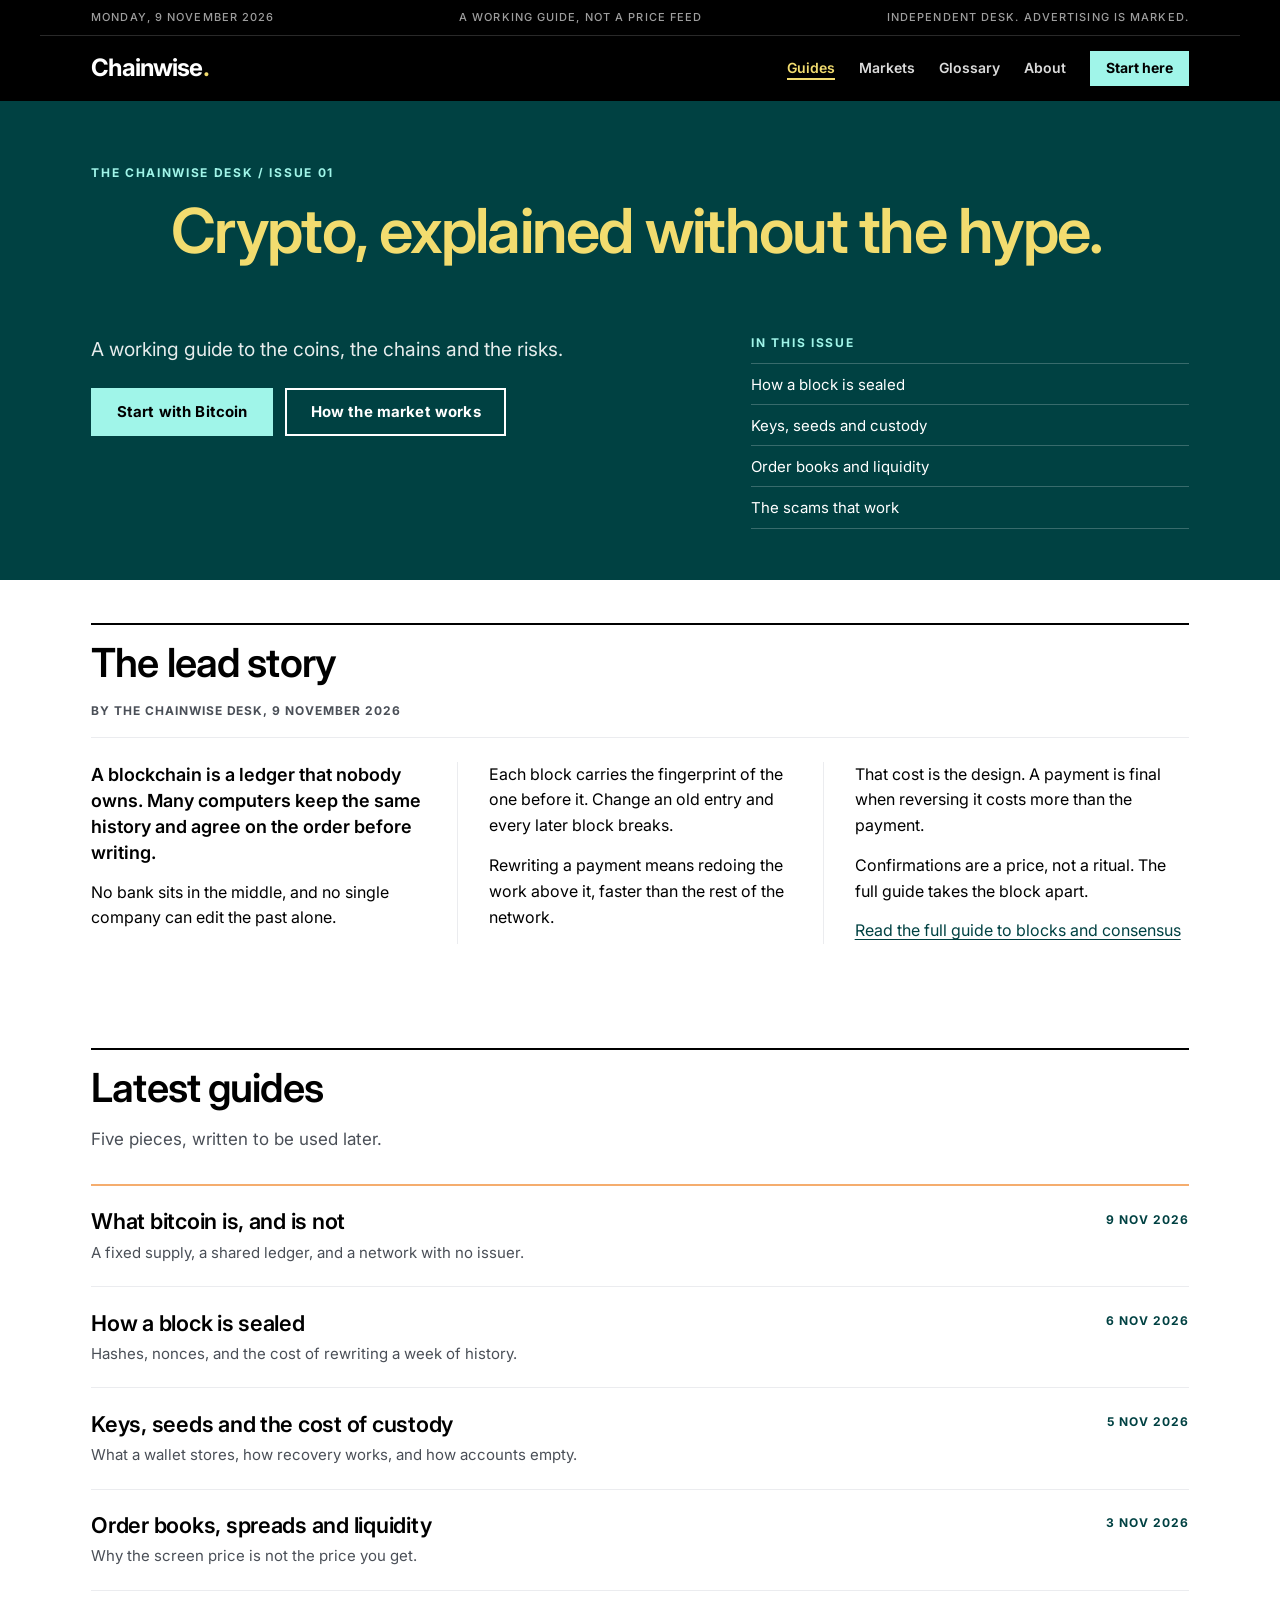
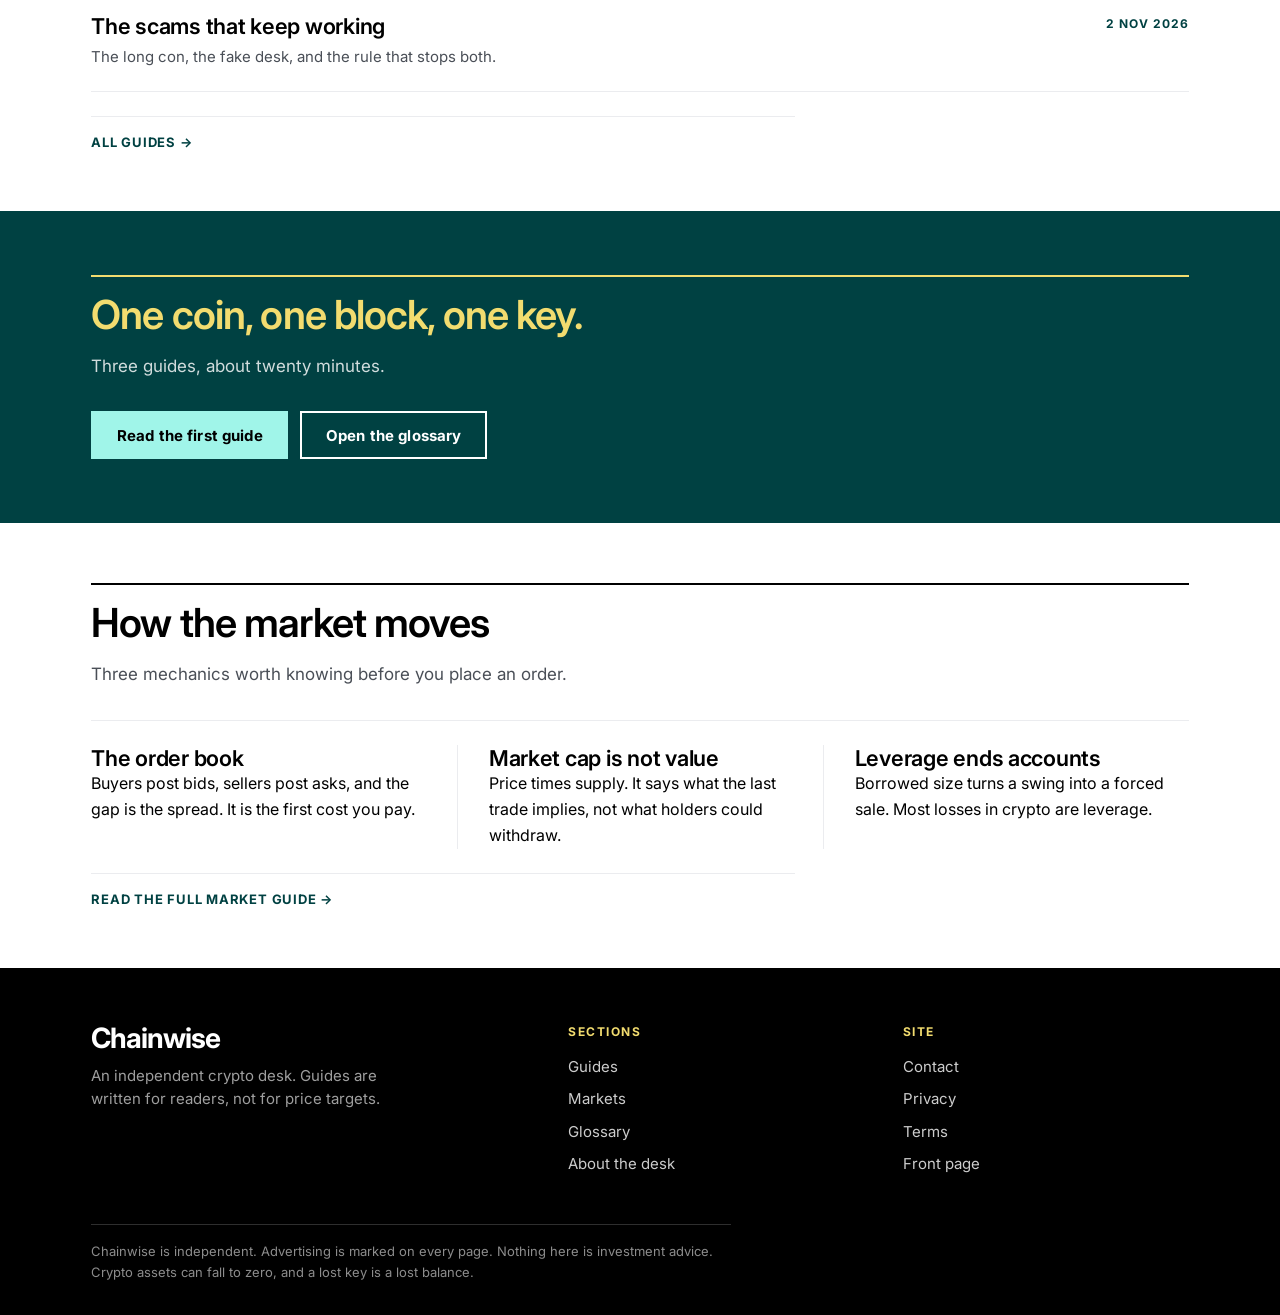
<file: index.html>
<!doctype html>
<html lang="en">
<head>
  <meta charset="utf-8">
  <meta name="viewport" content="width=device-width, initial-scale=1">
  <title>Chainwise, crypto explained without the hype</title>
  <meta name="description" content="Chainwise is an independent crypto desk: plain guides to bitcoin, blockchains, wallets and the market, plus a glossary in plain English.">
  <meta name="theme-color" content="#000000">
  <link rel="icon" href="data:image/svg+xml,%3Csvg xmlns='http://www.w3.org/2000/svg' viewBox='0 0 64 64'%3E%3Crect width='64' height='64' fill='%23004142'/%3E%3Ctext x='32' y='45' text-anchor='middle' font-family='Helvetica,Arial,sans-serif' font-size='38' font-weight='700' fill='%23F2DC6F'%3EC%3C/text%3E%3C/svg%3E">
  <meta name="profiton-domain-verification" content="e95c9ff57c43ef7f27b93172f4b1ba4f611fa2ead5712ec9dd052ca87fd2babe">
  <meta name="monetag" content="f4abe85b2963045eeecfe285f434191b">
  <!-- Bidvertiser site verification: this marker must stay on the homepage -->
  <meta name="bidvertiser-site-verification" content="Bidvertiser2108110">
  <meta name="author" content="Chainwise desk">
  <meta property="og:title" content="Chainwise, crypto explained without the hype">
  <meta property="og:description" content="Plain guides to bitcoin, blockchains, wallets and the market.">
  <meta property="og:type" content="website">
  <link rel="preconnect" href="https://fonts.googleapis.com">
  <link rel="preconnect" href="https://fonts.gstatic.com" crossorigin>
  <link rel="stylesheet" href="https://fonts.googleapis.com/css2?family=Inter:wght@400;500;600;700&display=swap">
  <link rel="stylesheet" href="styles.css">
</head>
<body data-bidvertiser-verification="Bidvertiser2108110">

<a class="skip" href="#main">Skip to content</a>

<header class="masthead">
  <div class="wrap masthead__bar">
    <p><time datetime="2026-11-09">Monday, 9 November 2026</time></p>
    <p>A working guide, not a price feed</p>
    <p>Independent desk. Advertising is marked.</p>
  </div>
  <div class="wrap masthead__main">
    <a class="wordmark" href="index.html">Chainwise<span class="wordmark__dot">.</span></a>
    <nav class="nav" aria-label="Sections">
      <a href="learn.html" aria-current="page">Guides</a>
      <a href="learn.html#markets">Markets</a>
      <a href="glossary.html">Glossary</a>
      <a href="about.html">About</a>
      <a class="nav__cta" href="what-is-bitcoin.html">Start here</a>
    </nav>
  </div>
</header>

<!-- ad: top -->
<section class="ad" data-band="top" hidden aria-label="Advertisement">
  <div class="wrap ad__inner">
    <p class="ad__label">Advertisement</p>
    <div class="ad-slot" data-slot="top" data-size="leaderboard"></div>
  </div>
</section>

<main id="main">

  <section class="hero wrap">
    <p class="hero__kicker">The Chainwise desk / Issue 01</p>
    <h1 class="hero__head">Crypto, explained without the hype.</h1>
    <div class="hero__foot">
      <div>
        <p class="hero__lede">A working guide to the coins, the chains and the risks.</p>
        <p class="hero__acts">
          <a class="btn btn--ink" href="what-is-bitcoin.html">Start with Bitcoin</a>
          <a class="btn btn--rule" href="reading-the-market.html">How the market works</a>
        </p>
      </div>
      <nav aria-label="Inside this issue">
        <ul class="hero__index">
          <li><a href="how-blockchains-work.html">How a block is sealed</a></li>
          <li><a href="wallets-and-self-custody.html">Keys, seeds and custody</a></li>
          <li><a href="reading-the-market.html">Order books and liquidity</a></li>
          <li><a href="crypto-scams.html">The scams that work</a></li>
        </ul>
      </nav>
    </div>
  </section>

  <section class="band band--tight wrap" aria-labelledby="lead-title">
    <h2 class="section-head" id="lead-title">The lead story</h2>
    <p class="front__byline">By the Chainwise desk, <time datetime="2026-11-09">9 November 2026</time></p>
    <div class="front">
      <div class="front__col">
        <p class="dropcap">A blockchain is a ledger that nobody owns. Many computers keep the same history and agree on the order before writing.</p>
        <p>No bank sits in the middle, and no single company can edit the past alone.</p>
      </div>
      <div class="front__col">
        <p>Each block carries the fingerprint of the one before it. Change an old entry and every later block breaks.</p>
        <p>Rewriting a payment means redoing the work above it, faster than the rest of the network.</p>
      </div>
      <div class="front__col">
        <p>That cost is the design. A payment is final when reversing it costs more than the payment.</p>
        <p>Confirmations are a price, not a ritual. The full guide takes the block apart.</p>
        <p><a href="how-blockchains-work.html">Read the full guide to blocks and consensus</a></p>
      </div>
    </div>
  </section>

  <!-- ad: mid -->
  <section class="ad" data-band="mid" hidden aria-label="Advertisement">
    <div class="wrap ad__inner">
      <p class="ad__label">Advertisement</p>
      <div class="ad-slot" data-slot="mid" data-size="rectangle"></div>
    </div>
  </section>

  <section class="band wrap" aria-labelledby="latest-title">
    <h2 class="section-head" id="latest-title">Latest guides</h2>
    <p class="section-dek">Five pieces, written to be used later.</p>
    <ol class="stories">
      <li class="story">
        <div>
          <h3 class="story__title"><a href="what-is-bitcoin.html">What bitcoin is, and is not</a></h3>
          <p class="story__dek">A fixed supply, a shared ledger, and a network with no issuer.</p>
        </div>
        <p class="story__date"><time datetime="2026-11-09">9 Nov 2026</time></p>
      </li>
      <li class="story">
        <div>
          <h3 class="story__title"><a href="how-blockchains-work.html">How a block is sealed</a></h3>
          <p class="story__dek">Hashes, nonces, and the cost of rewriting a week of history.</p>
        </div>
        <p class="story__date"><time datetime="2026-11-06">6 Nov 2026</time></p>
      </li>
      <li class="story">
        <div>
          <h3 class="story__title"><a href="wallets-and-self-custody.html">Keys, seeds and the cost of custody</a></h3>
          <p class="story__dek">What a wallet stores, how recovery works, and how accounts empty.</p>
        </div>
        <p class="story__date"><time datetime="2026-11-05">5 Nov 2026</time></p>
      </li>
      <li class="story">
        <div>
          <h3 class="story__title"><a href="reading-the-market.html">Order books, spreads and liquidity</a></h3>
          <p class="story__dek">Why the screen price is not the price you get.</p>
        </div>
        <p class="story__date"><time datetime="2026-11-03">3 Nov 2026</time></p>
      </li>
      <li class="story">
        <div>
          <h3 class="story__title"><a href="crypto-scams.html">The scams that keep working</a></h3>
          <p class="story__dek">The long con, the fake desk, and the rule that stops both.</p>
        </div>
        <p class="story__date"><time datetime="2026-11-02">2 Nov 2026</time></p>
      </li>
    </ol>
    <p class="section-foot"><a class="kicker-link" href="learn.html">All guides</a></p>
  </section>

  <section class="band--ink" aria-labelledby="start-title">
    <div class="wrap">
      <h2 class="section-head" id="start-title">One coin, one block, one key.</h2>
      <p class="section-dek measure">Three guides, about twenty minutes.</p>
      <p class="hero__acts">
        <a class="btn btn--paper" href="what-is-bitcoin.html">Read the first guide</a>
        <a class="btn btn--rule" href="glossary.html">Open the glossary</a>
      </p>
    </div>
  </section>

  <section class="band wrap" aria-labelledby="markets-title" id="markets">
    <h2 class="section-head" id="markets-title">How the market moves</h2>
    <p class="section-dek">Three mechanics worth knowing before you place an order.</p>
    <div class="front">
      <div class="front__col">
        <h3 class="story__title">The order book</h3>
        <p>Buyers post bids, sellers post asks, and the gap is the spread. It is the first cost you pay.</p>
      </div>
      <div class="front__col">
        <h3 class="story__title">Market cap is not value</h3>
        <p>Price times supply. It says what the last trade implies, not what holders could withdraw.</p>
      </div>
      <div class="front__col">
        <h3 class="story__title">Leverage ends accounts</h3>
        <p>Borrowed size turns a swing into a forced sale. Most losses in crypto are leverage.</p>
      </div>
    </div>
    <p class="section-foot"><a class="kicker-link" href="reading-the-market.html">Read the full market guide</a></p>
  </section>

  <!-- ad: bottom -->
  <section class="ad" data-band="bottom" hidden aria-label="Advertisement">
    <div class="wrap ad__inner">
      <p class="ad__label">Advertisement</p>
      <div class="ad-slot" data-slot="bottom" data-size="leaderboard"></div>
    </div>
  </section>

</main>

<footer class="colophon">
  <div class="wrap colophon__grid">
    <div>
      <p class="colophon__mark">Chainwise</p>
      <p class="colophon__line">An independent crypto desk. Guides are written for readers, not for price targets.</p>
    </div>
    <nav aria-label="Sections">
      <h2>Sections</h2>
      <ul>
        <li><a href="learn.html">Guides</a></li>
        <li><a href="learn.html#markets">Markets</a></li>
        <li><a href="glossary.html">Glossary</a></li>
        <li><a href="about.html">About the desk</a></li>
      </ul>
    </nav>
    <nav aria-label="Site">
      <h2>Site</h2>
      <ul>
        <li><a href="contact.html">Contact</a></li>
        <li><a href="privacy.html">Privacy</a></li>
        <li><a href="terms.html">Terms</a></li>
        <li><a href="index.html">Front page</a></li>
      </ul>
    </nav>
    <p class="colophon__note">Chainwise is independent. Advertising is marked on every page. Nothing here is investment advice. Crypto assets can fall to zero, and a lost key is a lost balance.</p>
  </div>
</footer>

<!-- sticky anchor ad -->
<div class="anchor" id="anchor-ad" hidden>
  <button class="anchor__close" id="anchor-close" type="button" aria-label="Close advertisement">×</button>
  <div class="anchor__inner">
    <div class="ad-slot" id="anchor-slot" data-slot="anchor" data-size="anchor"></div>
  </div>
</div>

<!-- hidden, script only -->
<div class="ad-slot ad-slot-hidden" data-slot="native" aria-hidden="true"></div>
<div class="ad-slot ad-slot-hidden" data-slot="pop" aria-hidden="true"></div>
<div class="ad-slot ad-slot-hidden" data-slot="social" aria-hidden="true"></div>

<script src="ads.js"></script>
<script src="site.js"></script>
<!-- Cointraffic: unified code (loads every format activated for this site) -->
<script async src="https://appsha-prm.ctengine.io/js/script.js?wkey=IxxqwRdPne"></script>

<!-- Bidvertiser verification marker: exact string shown in the publisher dashboard -->
<!-- <- Bidvertiser2108110 -> -->
</body>
</html>
</file>
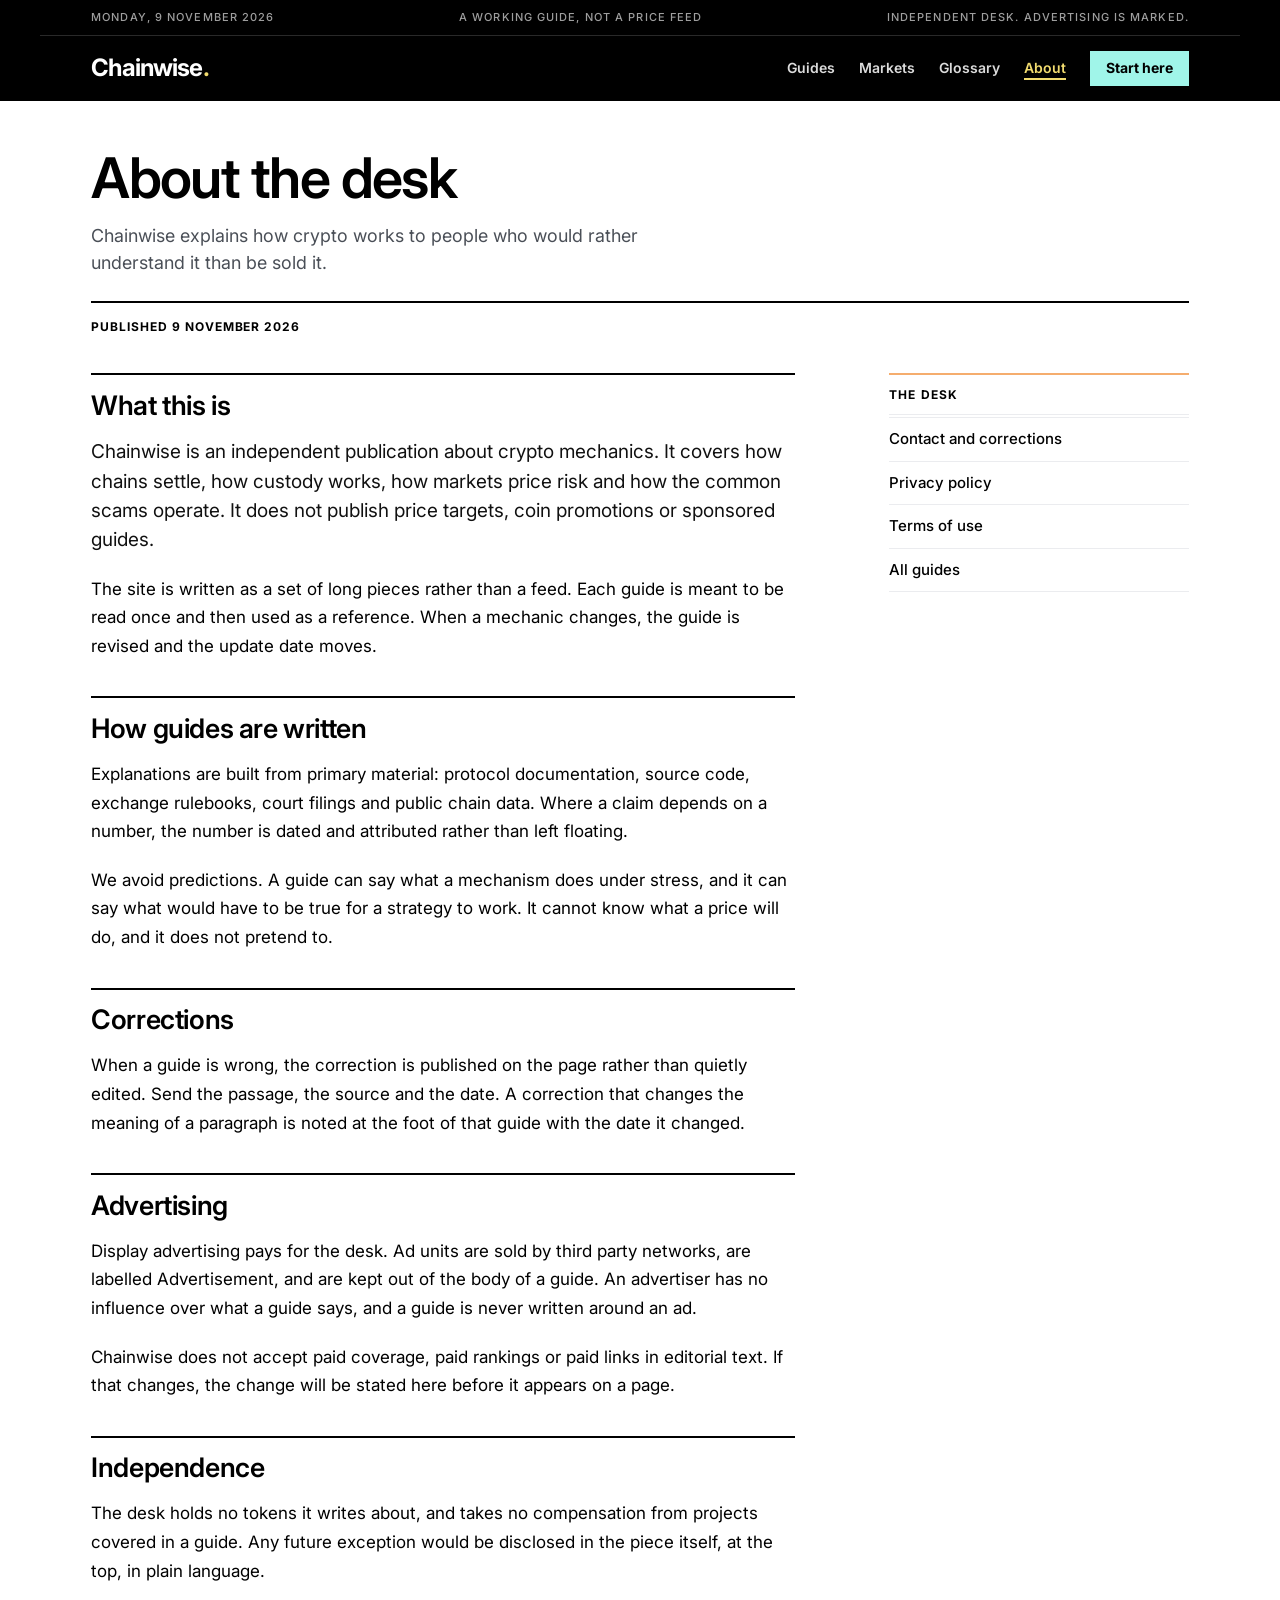
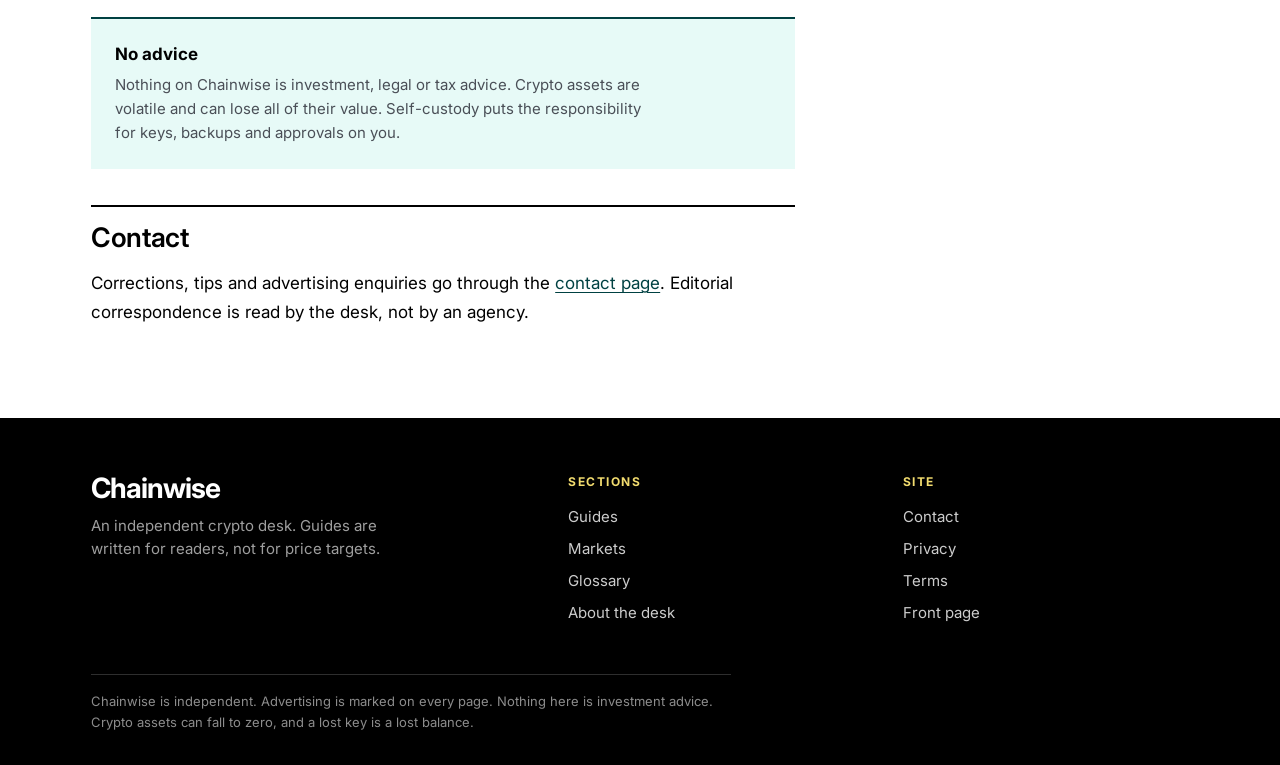
<file: about.html>
<!doctype html>
<html lang="en">
<head>
  <meta charset="utf-8">
  <meta name="viewport" content="width=device-width, initial-scale=1">
  <title>About the desk, Chainwise</title>
  <meta name="description" content="Who writes Chainwise, how guides are sourced and corrected, and how advertising is kept separate from editorial.">
  <meta name="theme-color" content="#000000">
  <link rel="icon" href="data:image/svg+xml,%3Csvg xmlns='http://www.w3.org/2000/svg' viewBox='0 0 64 64'%3E%3Crect width='64' height='64' fill='%23004142'/%3E%3Ctext x='32' y='45' text-anchor='middle' font-family='Helvetica,Arial,sans-serif' font-size='38' font-weight='700' fill='%23F2DC6F'%3EC%3C/text%3E%3C/svg%3E">
  <meta name="profiton-domain-verification" content="e95c9ff57c43ef7f27b93172f4b1ba4f611fa2ead5712ec9dd052ca87fd2babe">
  <meta property="og:title" content="About the desk, Chainwise">
  <meta property="og:type" content="website">
  <link rel="preconnect" href="https://fonts.googleapis.com">
  <link rel="preconnect" href="https://fonts.gstatic.com" crossorigin>
  <link rel="stylesheet" href="https://fonts.googleapis.com/css2?family=Inter:wght@400;500;600;700&display=swap">
  <link rel="stylesheet" href="styles.css">
</head>
<body>

<a class="skip" href="#main">Skip to content</a>

<header class="masthead">
  <div class="wrap masthead__bar">
    <p><time datetime="2026-11-09">Monday, 9 November 2026</time></p>
    <p>A working guide, not a price feed</p>
    <p>Independent desk. Advertising is marked.</p>
  </div>
  <div class="wrap masthead__main">
    <a class="wordmark" href="index.html">Chainwise<span class="wordmark__dot">.</span></a>
    <nav class="nav" aria-label="Sections">
      <a href="learn.html">Guides</a>
      <a href="learn.html#markets">Markets</a>
      <a href="glossary.html">Glossary</a>
      <a href="about.html" aria-current="page">About</a>
      <a class="nav__cta" href="what-is-bitcoin.html">Start here</a>
    </nav>
  </div>
</header>

<section class="ad" data-band="top" hidden aria-label="Advertisement">
  <div class="wrap ad__inner">
    <p class="ad__label">Advertisement</p>
    <div class="ad-slot" data-slot="top" data-size="leaderboard"></div>
  </div>
</section>

<main id="main">
  <div class="wrap">
    <header class="article-head">
      <h1>About the desk</h1>
      <p class="article-head__stand">Chainwise explains how crypto works to people who would rather understand it than be sold it.</p>
      <p class="byline">Published <time datetime="2026-11-09">9 November 2026</time></p>
    </header>

    <div class="article-layout">
      <article class="article-body">
        <h2>What this is</h2>

        <p>Chainwise is an independent publication about crypto mechanics. It covers how chains settle, how custody works, how markets price risk and how the common scams operate. It does not publish price targets, coin promotions or sponsored guides.</p>

        <p>The site is written as a set of long pieces rather than a feed. Each guide is meant to be read once and then used as a reference. When a mechanic changes, the guide is revised and the update date moves.</p>

        <h2>How guides are written</h2>

        <p>Explanations are built from primary material: protocol documentation, source code, exchange rulebooks, court filings and public chain data. Where a claim depends on a number, the number is dated and attributed rather than left floating.</p>

        <p>We avoid predictions. A guide can say what a mechanism does under stress, and it can say what would have to be true for a strategy to work. It cannot know what a price will do, and it does not pretend to.</p>

        <h2>Corrections</h2>

        <p>When a guide is wrong, the correction is published on the page rather than quietly edited. Send the passage, the source and the date. A correction that changes the meaning of a paragraph is noted at the foot of that guide with the date it changed.</p>

        <h2>Advertising</h2>

        <p>Display advertising pays for the desk. Ad units are sold by third party networks, are labelled Advertisement, and are kept out of the body of a guide. An advertiser has no influence over what a guide says, and a guide is never written around an ad.</p>

        <p>Chainwise does not accept paid coverage, paid rankings or paid links in editorial text. If that changes, the change will be stated here before it appears on a page.</p>

        <h2>Independence</h2>

        <p>The desk holds no tokens it writes about, and takes no compensation from projects covered in a guide. Any future exception would be disclosed in the piece itself, at the top, in plain language.</p>

        <div class="note">
          <h2>No advice</h2>
          <p>Nothing on Chainwise is investment, legal or tax advice. Crypto assets are volatile and can lose all of their value. Self-custody puts the responsibility for keys, backups and approvals on you.</p>
        </div>

        <h2>Contact</h2>

        <p>Corrections, tips and advertising enquiries go through the <a href="contact.html">contact page</a>. Editorial correspondence is read by the desk, not by an agency.</p>
      </article>

      <aside class="rail" aria-label="Sidebar">
        <nav aria-label="Site pages">
          <p class="rail__head">The desk</p>
          <ul class="related">
            <li><a href="contact.html">Contact and corrections</a></li>
            <li><a href="privacy.html">Privacy policy</a></li>
            <li><a href="terms.html">Terms of use</a></li>
            <li><a href="learn.html">All guides</a></li>
          </ul>
        </nav>

        <section class="ad" data-band="side-1" hidden aria-label="Advertisement">
          <div class="ad__inner">
            <p class="ad__label">Advertisement</p>
            <div class="ad-slot" data-slot="side-1" data-size="rectangle"></div>
          </div>
        </section>
      </aside>
    </div>
  </div>
</main>

<section class="ad" data-band="bottom" hidden aria-label="Advertisement">
  <div class="wrap ad__inner">
    <p class="ad__label">Advertisement</p>
    <div class="ad-slot" data-slot="bottom" data-size="leaderboard"></div>
  </div>
</section>

<footer class="colophon">
  <div class="wrap colophon__grid">
    <div>
      <p class="colophon__mark">Chainwise</p>
      <p class="colophon__line">An independent crypto desk. Guides are written for readers, not for price targets.</p>
    </div>
    <nav aria-label="Sections">
      <h2>Sections</h2>
      <ul>
        <li><a href="learn.html">Guides</a></li>
        <li><a href="learn.html#markets">Markets</a></li>
        <li><a href="glossary.html">Glossary</a></li>
        <li><a href="about.html">About the desk</a></li>
      </ul>
    </nav>
    <nav aria-label="Site">
      <h2>Site</h2>
      <ul>
        <li><a href="contact.html">Contact</a></li>
        <li><a href="privacy.html">Privacy</a></li>
        <li><a href="terms.html">Terms</a></li>
        <li><a href="index.html">Front page</a></li>
      </ul>
    </nav>
    <p class="colophon__note">Chainwise is independent. Advertising is marked on every page. Nothing here is investment advice. Crypto assets can fall to zero, and a lost key is a lost balance.</p>
  </div>
</footer>

<div class="anchor" id="anchor-ad" hidden>
  <button class="anchor__close" id="anchor-close" type="button" aria-label="Close advertisement">×</button>
  <div class="anchor__inner">
    <div class="ad-slot" id="anchor-slot" data-slot="anchor" data-size="anchor"></div>
  </div>
</div>

<div class="ad-slot ad-slot-hidden" data-slot="native" aria-hidden="true"></div>
<div class="ad-slot ad-slot-hidden" data-slot="pop" aria-hidden="true"></div>
<div class="ad-slot ad-slot-hidden" data-slot="social" aria-hidden="true"></div>

<script src="ads.js"></script>
<script src="site.js"></script>
<!-- Cointraffic: unified code (loads every format activated for this site) -->
<script async src="https://appsha-prm.ctengine.io/js/script.js?wkey=IxxqwRdPne"></script>
</body>
</html>
</file>
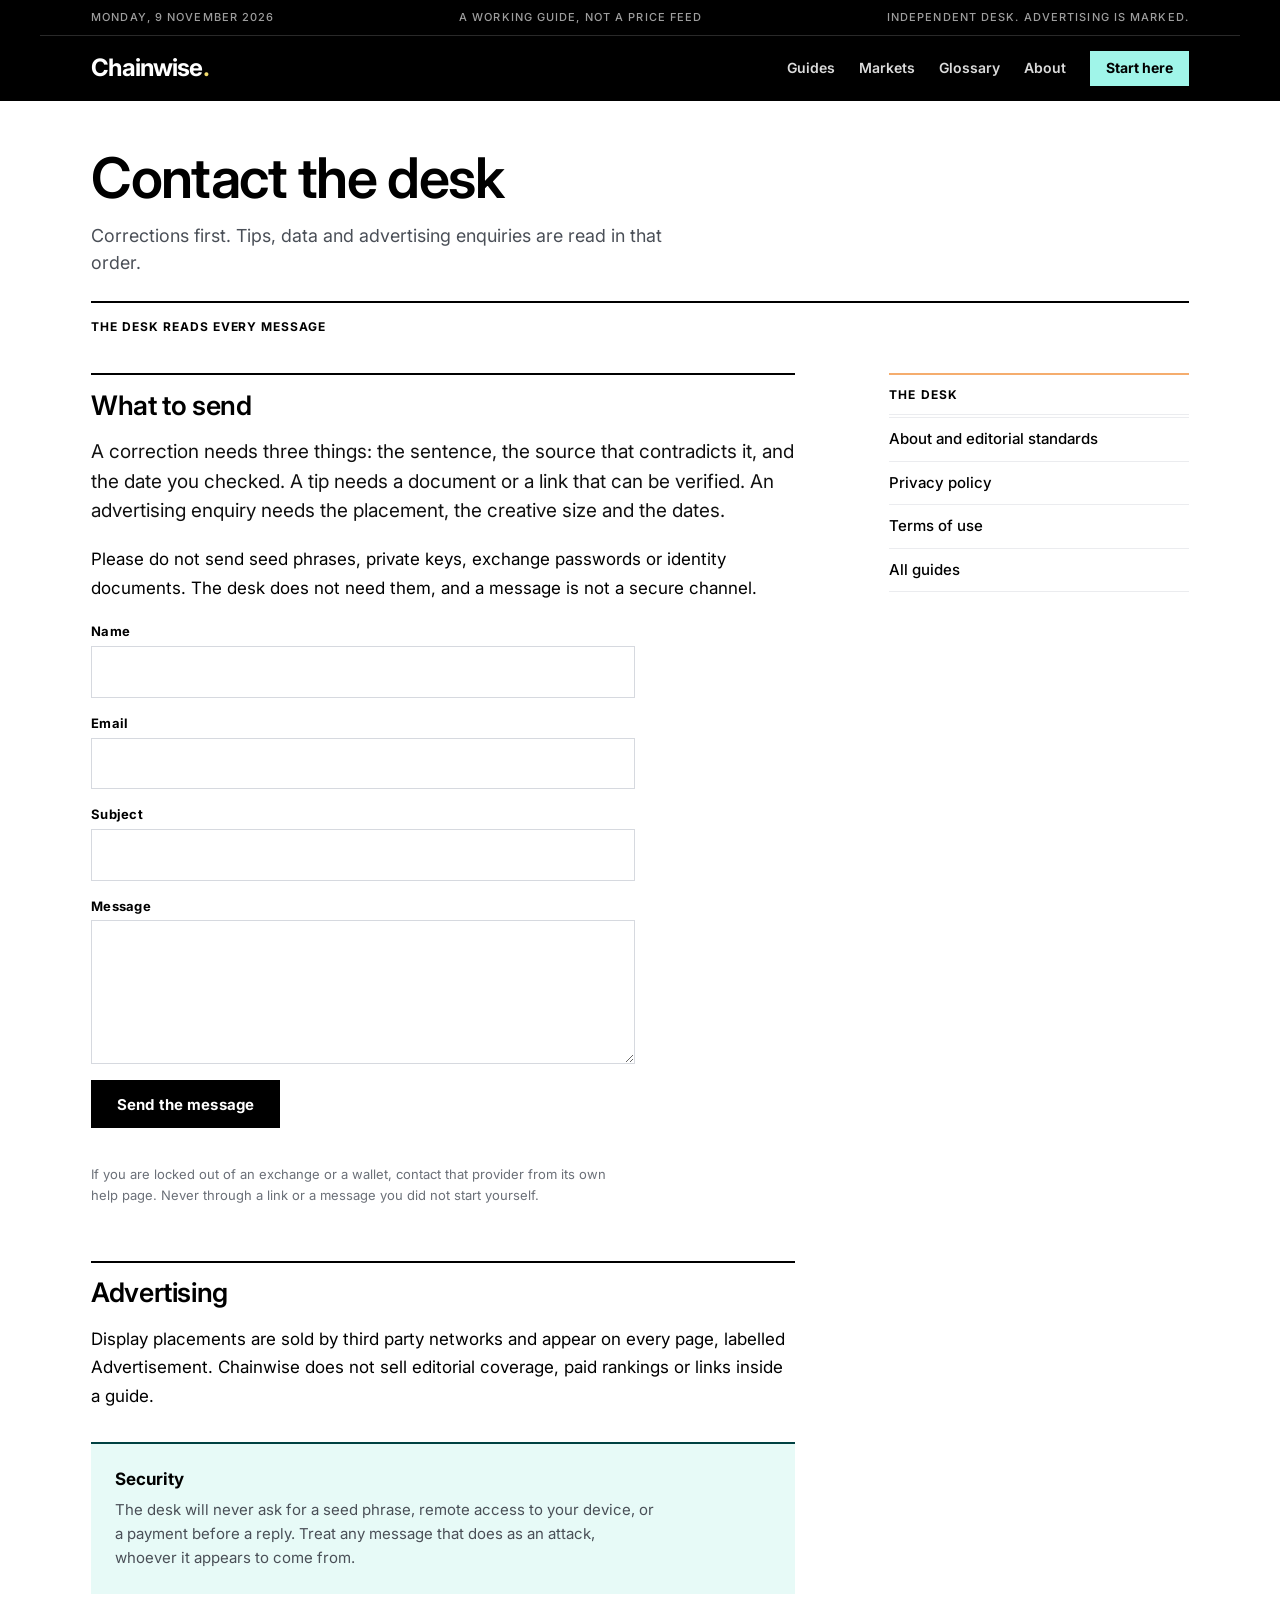
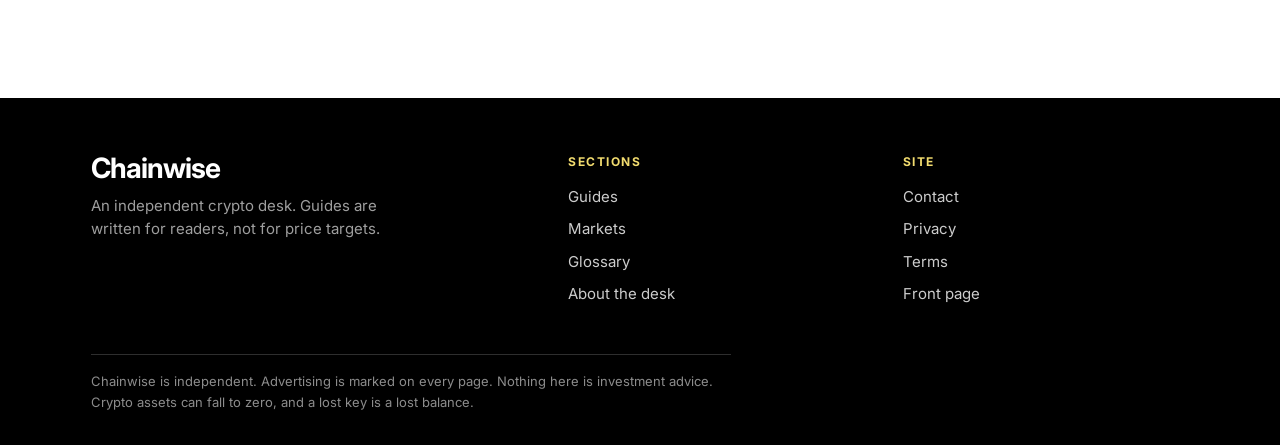
<file: contact.html>
<!doctype html>
<html lang="en">
<head>
  <meta charset="utf-8">
  <meta name="viewport" content="width=device-width, initial-scale=1">
  <title>Contact, Chainwise</title>
  <meta name="description" content="Send a correction, a tip or an advertising enquiry to the Chainwise desk.">
  <meta name="theme-color" content="#000000">
  <link rel="icon" href="data:image/svg+xml,%3Csvg xmlns='http://www.w3.org/2000/svg' viewBox='0 0 64 64'%3E%3Crect width='64' height='64' fill='%23004142'/%3E%3Ctext x='32' y='45' text-anchor='middle' font-family='Helvetica,Arial,sans-serif' font-size='38' font-weight='700' fill='%23F2DC6F'%3EC%3C/text%3E%3C/svg%3E">
  <meta name="profiton-domain-verification" content="e95c9ff57c43ef7f27b93172f4b1ba4f611fa2ead5712ec9dd052ca87fd2babe">
  <meta property="og:title" content="Contact, Chainwise">
  <meta property="og:type" content="website">
  <link rel="preconnect" href="https://fonts.googleapis.com">
  <link rel="preconnect" href="https://fonts.gstatic.com" crossorigin>
  <link rel="stylesheet" href="https://fonts.googleapis.com/css2?family=Inter:wght@400;500;600;700&display=swap">
  <link rel="stylesheet" href="styles.css">
</head>
<body>

<a class="skip" href="#main">Skip to content</a>

<header class="masthead">
  <div class="wrap masthead__bar">
    <p><time datetime="2026-11-09">Monday, 9 November 2026</time></p>
    <p>A working guide, not a price feed</p>
    <p>Independent desk. Advertising is marked.</p>
  </div>
  <div class="wrap masthead__main">
    <a class="wordmark" href="index.html">Chainwise<span class="wordmark__dot">.</span></a>
    <nav class="nav" aria-label="Sections">
      <a href="learn.html">Guides</a>
      <a href="learn.html#markets">Markets</a>
      <a href="glossary.html">Glossary</a>
      <a href="about.html">About</a>
      <a class="nav__cta" href="what-is-bitcoin.html">Start here</a>
    </nav>
  </div>
</header>

<section class="ad" data-band="top" hidden aria-label="Advertisement">
  <div class="wrap ad__inner">
    <p class="ad__label">Advertisement</p>
    <div class="ad-slot" data-slot="top" data-size="leaderboard"></div>
  </div>
</section>

<main id="main">
  <div class="wrap">
    <header class="article-head">
      <h1>Contact the desk</h1>
      <p class="article-head__stand">Corrections first. Tips, data and advertising enquiries are read in that order.</p>
      <p class="byline">The desk reads every message</p>
    </header>

    <div class="article-layout">
      <article class="article-body">
        <h2>What to send</h2>

        <p>A correction needs three things: the sentence, the source that contradicts it, and the date you checked. A tip needs a document or a link that can be verified. An advertising enquiry needs the placement, the creative size and the dates.</p>

        <p>Please do not send seed phrases, private keys, exchange passwords or identity documents. The desk does not need them, and a message is not a secure channel.</p>

        <form class="form" data-endpoint="" aria-label="Message the desk">
          <div class="field">
            <label for="name">Name</label>
            <input id="name" name="name" type="text" autocomplete="name">
          </div>
          <div class="field">
            <label for="email">Email</label>
            <input id="email" name="email" type="email" autocomplete="email">
          </div>
          <div class="field">
            <label for="subject">Subject</label>
            <input id="subject" name="subject" type="text">
          </div>
          <div class="field">
            <label for="message">Message</label>
            <textarea id="message" name="message"></textarea>
          </div>
          <p><button class="btn btn--ink" type="submit">Send the message</button></p>
          <p class="form__status" data-form-status role="status" hidden></p>
          <p class="form__note">If you are locked out of an exchange or a wallet, contact that provider from its own help page. Never through a link or a message you did not start yourself.</p>
        </form>

        <h2>Advertising</h2>

        <p>Display placements are sold by third party networks and appear on every page, labelled Advertisement. Chainwise does not sell editorial coverage, paid rankings or links inside a guide.</p>

        <div class="note">
          <h2>Security</h2>
          <p>The desk will never ask for a seed phrase, remote access to your device, or a payment before a reply. Treat any message that does as an attack, whoever it appears to come from.</p>
        </div>
      </article>

      <aside class="rail" aria-label="Sidebar">
        <nav aria-label="Site pages">
          <p class="rail__head">The desk</p>
          <ul class="related">
            <li><a href="about.html">About and editorial standards</a></li>
            <li><a href="privacy.html">Privacy policy</a></li>
            <li><a href="terms.html">Terms of use</a></li>
            <li><a href="learn.html">All guides</a></li>
          </ul>
        </nav>

        <section class="ad" data-band="side-1" hidden aria-label="Advertisement">
          <div class="ad__inner">
            <p class="ad__label">Advertisement</p>
            <div class="ad-slot" data-slot="side-1" data-size="rectangle"></div>
          </div>
        </section>
      </aside>
    </div>
  </div>
</main>

<section class="ad" data-band="bottom" hidden aria-label="Advertisement">
  <div class="wrap ad__inner">
    <p class="ad__label">Advertisement</p>
    <div class="ad-slot" data-slot="bottom" data-size="leaderboard"></div>
  </div>
</section>

<footer class="colophon">
  <div class="wrap colophon__grid">
    <div>
      <p class="colophon__mark">Chainwise</p>
      <p class="colophon__line">An independent crypto desk. Guides are written for readers, not for price targets.</p>
    </div>
    <nav aria-label="Sections">
      <h2>Sections</h2>
      <ul>
        <li><a href="learn.html">Guides</a></li>
        <li><a href="learn.html#markets">Markets</a></li>
        <li><a href="glossary.html">Glossary</a></li>
        <li><a href="about.html">About the desk</a></li>
      </ul>
    </nav>
    <nav aria-label="Site">
      <h2>Site</h2>
      <ul>
        <li><a href="contact.html">Contact</a></li>
        <li><a href="privacy.html">Privacy</a></li>
        <li><a href="terms.html">Terms</a></li>
        <li><a href="index.html">Front page</a></li>
      </ul>
    </nav>
    <p class="colophon__note">Chainwise is independent. Advertising is marked on every page. Nothing here is investment advice. Crypto assets can fall to zero, and a lost key is a lost balance.</p>
  </div>
</footer>

<div class="anchor" id="anchor-ad" hidden>
  <button class="anchor__close" id="anchor-close" type="button" aria-label="Close advertisement">×</button>
  <div class="anchor__inner">
    <div class="ad-slot" id="anchor-slot" data-slot="anchor" data-size="anchor"></div>
  </div>
</div>

<div class="ad-slot ad-slot-hidden" data-slot="native" aria-hidden="true"></div>
<div class="ad-slot ad-slot-hidden" data-slot="pop" aria-hidden="true"></div>
<div class="ad-slot ad-slot-hidden" data-slot="social" aria-hidden="true"></div>

<script src="ads.js"></script>
<script src="site.js"></script>
<!-- Cointraffic: unified code (loads every format activated for this site) -->
<script async src="https://appsha-prm.ctengine.io/js/script.js?wkey=IxxqwRdPne"></script>
</body>
</html>
</file>
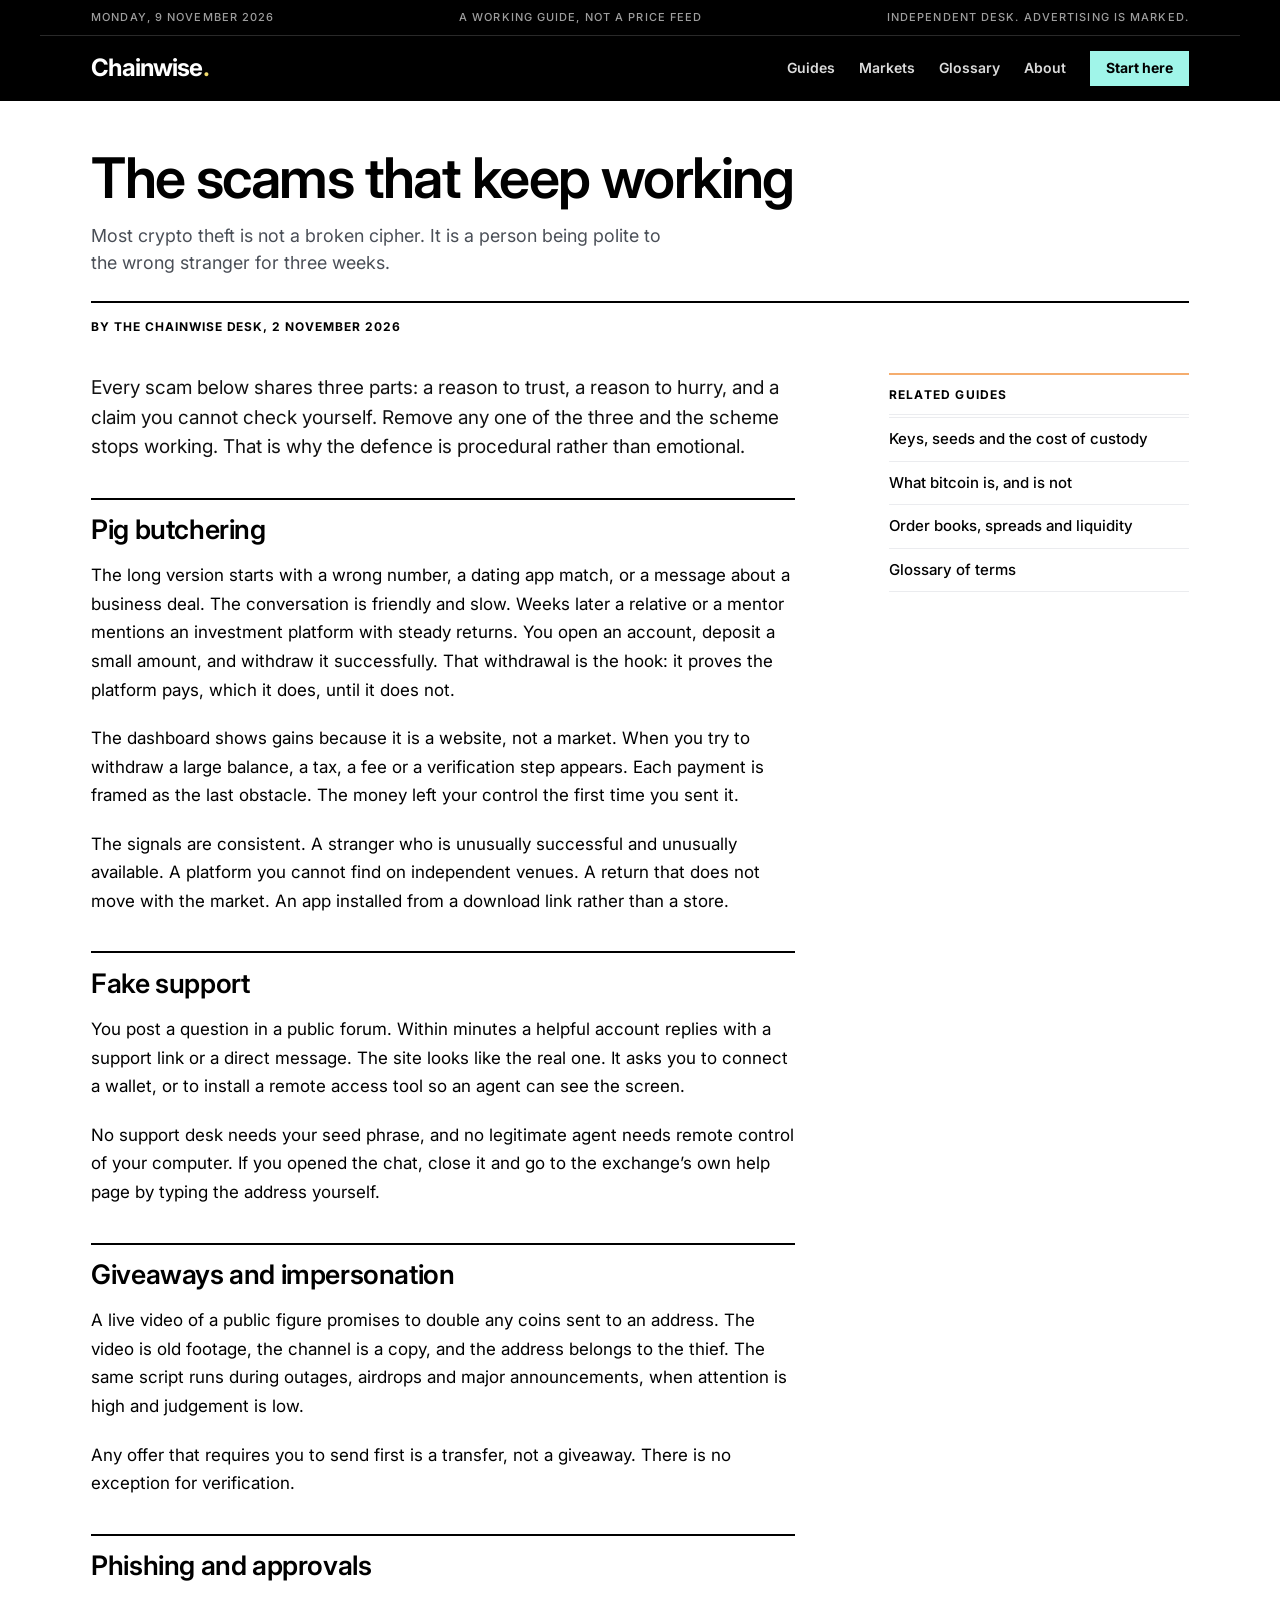
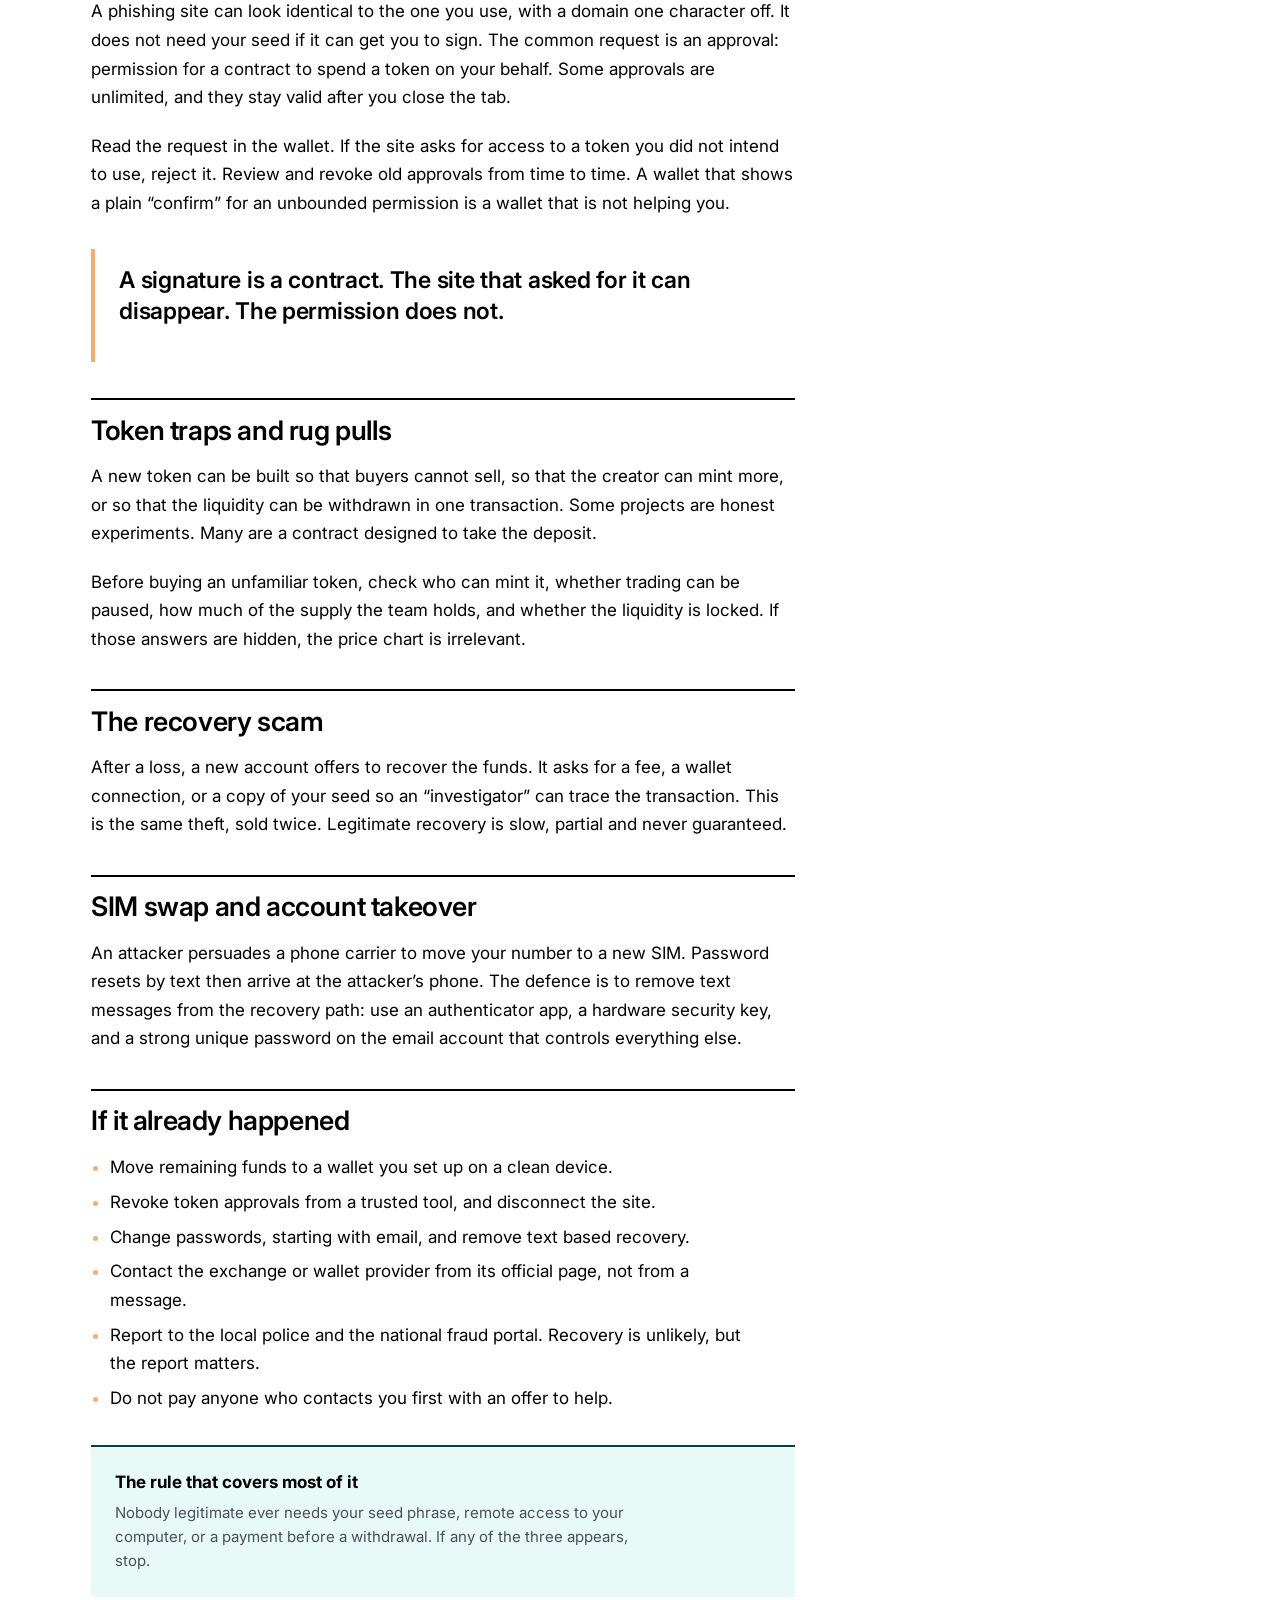
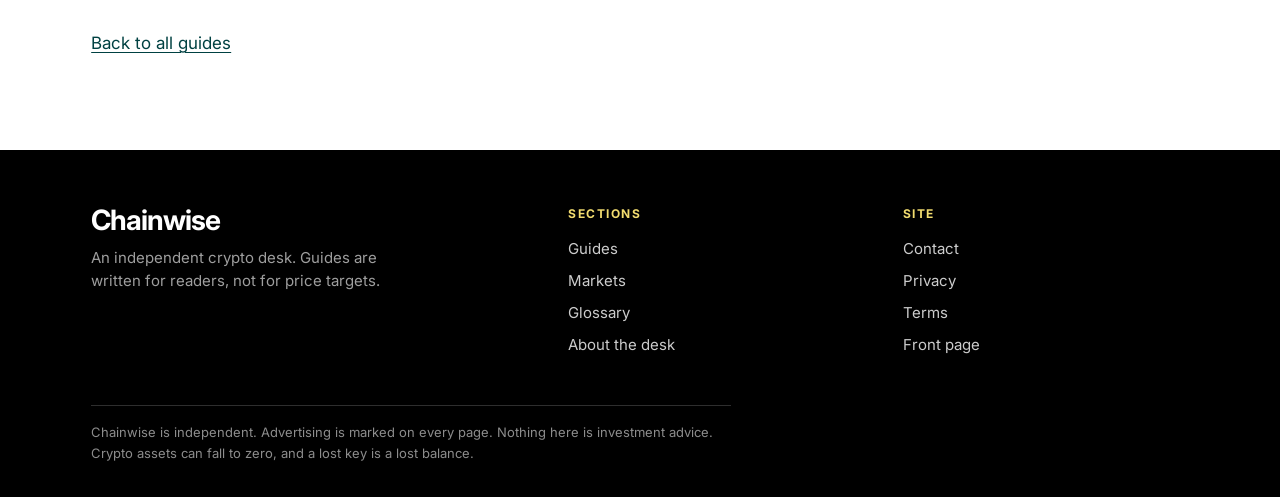
<file: crypto-scams.html>
<!doctype html>
<html lang="en">
<head>
  <meta charset="utf-8">
  <meta name="viewport" content="width=device-width, initial-scale=1">
  <title>The scams that keep working, Chainwise</title>
  <meta name="description" content="Pig butchering, fake support, phishing approvals, token traps and recovery scams: how each one works, the signals that give it away, and what to do after a loss.">
  <meta name="theme-color" content="#000000">
  <link rel="icon" href="data:image/svg+xml,%3Csvg xmlns='http://www.w3.org/2000/svg' viewBox='0 0 64 64'%3E%3Crect width='64' height='64' fill='%23004142'/%3E%3Ctext x='32' y='45' text-anchor='middle' font-family='Helvetica,Arial,sans-serif' font-size='38' font-weight='700' fill='%23F2DC6F'%3EC%3C/text%3E%3C/svg%3E">
  <meta name="profiton-domain-verification" content="e95c9ff57c43ef7f27b93172f4b1ba4f611fa2ead5712ec9dd052ca87fd2babe">
  <meta property="og:title" content="The scams that keep working">
  <meta property="og:type" content="article">
  <link rel="preconnect" href="https://fonts.googleapis.com">
  <link rel="preconnect" href="https://fonts.gstatic.com" crossorigin>
  <link rel="stylesheet" href="https://fonts.googleapis.com/css2?family=Inter:wght@400;500;600;700&display=swap">
  <link rel="stylesheet" href="styles.css">
</head>
<body>

<a class="skip" href="#main">Skip to content</a>

<header class="masthead">
  <div class="wrap masthead__bar">
    <p><time datetime="2026-11-09">Monday, 9 November 2026</time></p>
    <p>A working guide, not a price feed</p>
    <p>Independent desk. Advertising is marked.</p>
  </div>
  <div class="wrap masthead__main">
    <a class="wordmark" href="index.html">Chainwise<span class="wordmark__dot">.</span></a>
    <nav class="nav" aria-label="Sections">
      <a href="learn.html">Guides</a>
      <a href="learn.html#markets">Markets</a>
      <a href="glossary.html">Glossary</a>
      <a href="about.html">About</a>
      <a class="nav__cta" href="what-is-bitcoin.html">Start here</a>
    </nav>
  </div>
</header>

<section class="ad" data-band="top" hidden aria-label="Advertisement">
  <div class="wrap ad__inner">
    <p class="ad__label">Advertisement</p>
    <div class="ad-slot" data-slot="top" data-size="leaderboard"></div>
  </div>
</section>

<main id="main">
  <div class="wrap">
    <header class="article-head">
      <h1>The scams that keep working</h1>
      <p class="article-head__stand">Most crypto theft is not a broken cipher. It is a person being polite to the wrong stranger for three weeks.</p>
      <p class="byline">By the Chainwise desk, <time datetime="2026-11-02">2 November 2026</time></p>
    </header>

    <div class="article-layout">
      <article class="article-body">
        <p>Every scam below shares three parts: a reason to trust, a reason to hurry, and a claim you cannot check yourself. Remove any one of the three and the scheme stops working. That is why the defence is procedural rather than emotional.</p>

        <h2>Pig butchering</h2>

        <p>The long version starts with a wrong number, a dating app match, or a message about a business deal. The conversation is friendly and slow. Weeks later a relative or a mentor mentions an investment platform with steady returns. You open an account, deposit a small amount, and withdraw it successfully. That withdrawal is the hook: it proves the platform pays, which it does, until it does not.</p>

        <p>The dashboard shows gains because it is a website, not a market. When you try to withdraw a large balance, a tax, a fee or a verification step appears. Each payment is framed as the last obstacle. The money left your control the first time you sent it.</p>

        <p>The signals are consistent. A stranger who is unusually successful and unusually available. A platform you cannot find on independent venues. A return that does not move with the market. An app installed from a download link rather than a store.</p>

        <h2>Fake support</h2>

        <p>You post a question in a public forum. Within minutes a helpful account replies with a support link or a direct message. The site looks like the real one. It asks you to connect a wallet, or to install a remote access tool so an agent can see the screen.</p>

        <p>No support desk needs your seed phrase, and no legitimate agent needs remote control of your computer. If you opened the chat, close it and go to the exchange’s own help page by typing the address yourself.</p>

        <h2>Giveaways and impersonation</h2>

        <p>A live video of a public figure promises to double any coins sent to an address. The video is old footage, the channel is a copy, and the address belongs to the thief. The same script runs during outages, airdrops and major announcements, when attention is high and judgement is low.</p>

        <p>Any offer that requires you to send first is a transfer, not a giveaway. There is no exception for verification.</p>

        <h2>Phishing and approvals</h2>

        <p>A phishing site can look identical to the one you use, with a domain one character off. It does not need your seed if it can get you to sign. The common request is an approval: permission for a contract to spend a token on your behalf. Some approvals are unlimited, and they stay valid after you close the tab.</p>

        <p>Read the request in the wallet. If the site asks for access to a token you did not intend to use, reject it. Review and revoke old approvals from time to time. A wallet that shows a plain “confirm” for an unbounded permission is a wallet that is not helping you.</p>

        <blockquote>
          <p>A signature is a contract. The site that asked for it can disappear. The permission does not.</p>
        </blockquote>

        <h2>Token traps and rug pulls</h2>

        <p>A new token can be built so that buyers cannot sell, so that the creator can mint more, or so that the liquidity can be withdrawn in one transaction. Some projects are honest experiments. Many are a contract designed to take the deposit.</p>

        <p>Before buying an unfamiliar token, check who can mint it, whether trading can be paused, how much of the supply the team holds, and whether the liquidity is locked. If those answers are hidden, the price chart is irrelevant.</p>

        <h2>The recovery scam</h2>

        <p>After a loss, a new account offers to recover the funds. It asks for a fee, a wallet connection, or a copy of your seed so an “investigator” can trace the transaction. This is the same theft, sold twice. Legitimate recovery is slow, partial and never guaranteed.</p>

        <h2>SIM swap and account takeover</h2>

        <p>An attacker persuades a phone carrier to move your number to a new SIM. Password resets by text then arrive at the attacker’s phone. The defence is to remove text messages from the recovery path: use an authenticator app, a hardware security key, and a strong unique password on the email account that controls everything else.</p>

        <h2>If it already happened</h2>

        <ul>
          <li>Move remaining funds to a wallet you set up on a clean device.</li>
          <li>Revoke token approvals from a trusted tool, and disconnect the site.</li>
          <li>Change passwords, starting with email, and remove text based recovery.</li>
          <li>Contact the exchange or wallet provider from its official page, not from a message.</li>
          <li>Report to the local police and the national fraud portal. Recovery is unlikely, but the report matters.</li>
          <li>Do not pay anyone who contacts you first with an offer to help.</li>
        </ul>

        <div class="note">
          <h2>The rule that covers most of it</h2>
          <p>Nobody legitimate ever needs your seed phrase, remote access to your computer, or a payment before a withdrawal. If any of the three appears, stop.</p>
        </div>

        <p><a href="learn.html">Back to all guides</a></p>
      </article>

      <aside class="rail" aria-label="Sidebar">
        <section class="ad" data-band="side-1" hidden aria-label="Advertisement">
          <div class="ad__inner">
            <p class="ad__label">Advertisement</p>
            <div class="ad-slot" data-slot="side-1" data-size="rectangle"></div>
          </div>
        </section>

        <nav aria-label="Related guides">
          <p class="rail__head">Related guides</p>
          <ul class="related">
            <li><a href="wallets-and-self-custody.html">Keys, seeds and the cost of custody</a></li>
            <li><a href="what-is-bitcoin.html">What bitcoin is, and is not</a></li>
            <li><a href="reading-the-market.html">Order books, spreads and liquidity</a></li>
            <li><a href="glossary.html">Glossary of terms</a></li>
          </ul>
        </nav>

        <section class="ad" data-band="side-2" hidden aria-label="Advertisement">
          <div class="ad__inner">
            <p class="ad__label">Advertisement</p>
            <div class="ad-slot" data-slot="side-2" data-size="rectangle"></div>
          </div>
        </section>
      </aside>
    </div>
  </div>
</main>

<section class="ad" data-band="bottom" hidden aria-label="Advertisement">
  <div class="wrap ad__inner">
    <p class="ad__label">Advertisement</p>
    <div class="ad-slot" data-slot="bottom" data-size="leaderboard"></div>
  </div>
</section>

<footer class="colophon">
  <div class="wrap colophon__grid">
    <div>
      <p class="colophon__mark">Chainwise</p>
      <p class="colophon__line">An independent crypto desk. Guides are written for readers, not for price targets.</p>
    </div>
    <nav aria-label="Sections">
      <h2>Sections</h2>
      <ul>
        <li><a href="learn.html">Guides</a></li>
        <li><a href="learn.html#markets">Markets</a></li>
        <li><a href="glossary.html">Glossary</a></li>
        <li><a href="about.html">About the desk</a></li>
      </ul>
    </nav>
    <nav aria-label="Site">
      <h2>Site</h2>
      <ul>
        <li><a href="contact.html">Contact</a></li>
        <li><a href="privacy.html">Privacy</a></li>
        <li><a href="terms.html">Terms</a></li>
        <li><a href="index.html">Front page</a></li>
      </ul>
    </nav>
    <p class="colophon__note">Chainwise is independent. Advertising is marked on every page. Nothing here is investment advice. Crypto assets can fall to zero, and a lost key is a lost balance.</p>
  </div>
</footer>

<div class="anchor" id="anchor-ad" hidden>
  <button class="anchor__close" id="anchor-close" type="button" aria-label="Close advertisement">×</button>
  <div class="anchor__inner">
    <div class="ad-slot" id="anchor-slot" data-slot="anchor" data-size="anchor"></div>
  </div>
</div>

<div class="ad-slot ad-slot-hidden" data-slot="native" aria-hidden="true"></div>
<div class="ad-slot ad-slot-hidden" data-slot="pop" aria-hidden="true"></div>
<div class="ad-slot ad-slot-hidden" data-slot="social" aria-hidden="true"></div>

<script src="ads.js"></script>
<script src="site.js"></script>
<!-- Cointraffic: unified code (loads every format activated for this site) -->
<script async src="https://appsha-prm.ctengine.io/js/script.js?wkey=IxxqwRdPne"></script>
</body>
</html>
</file>
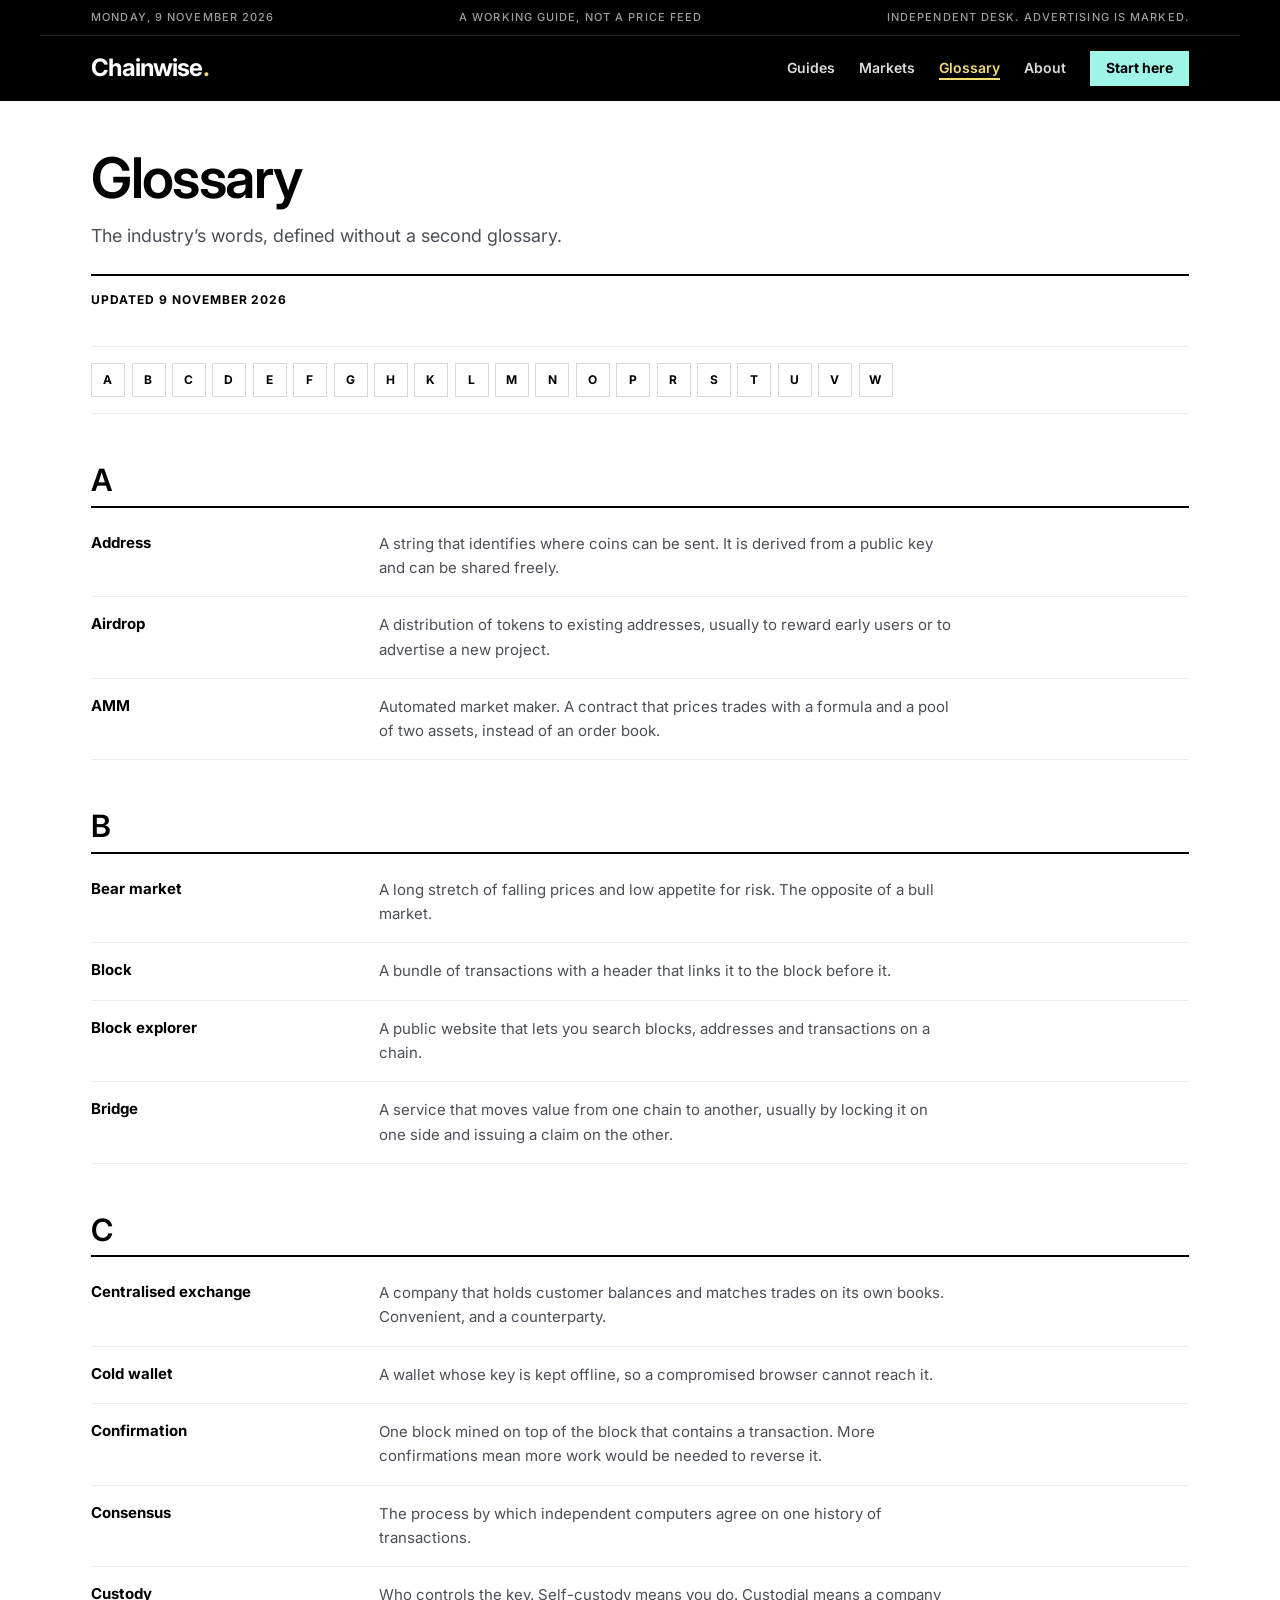
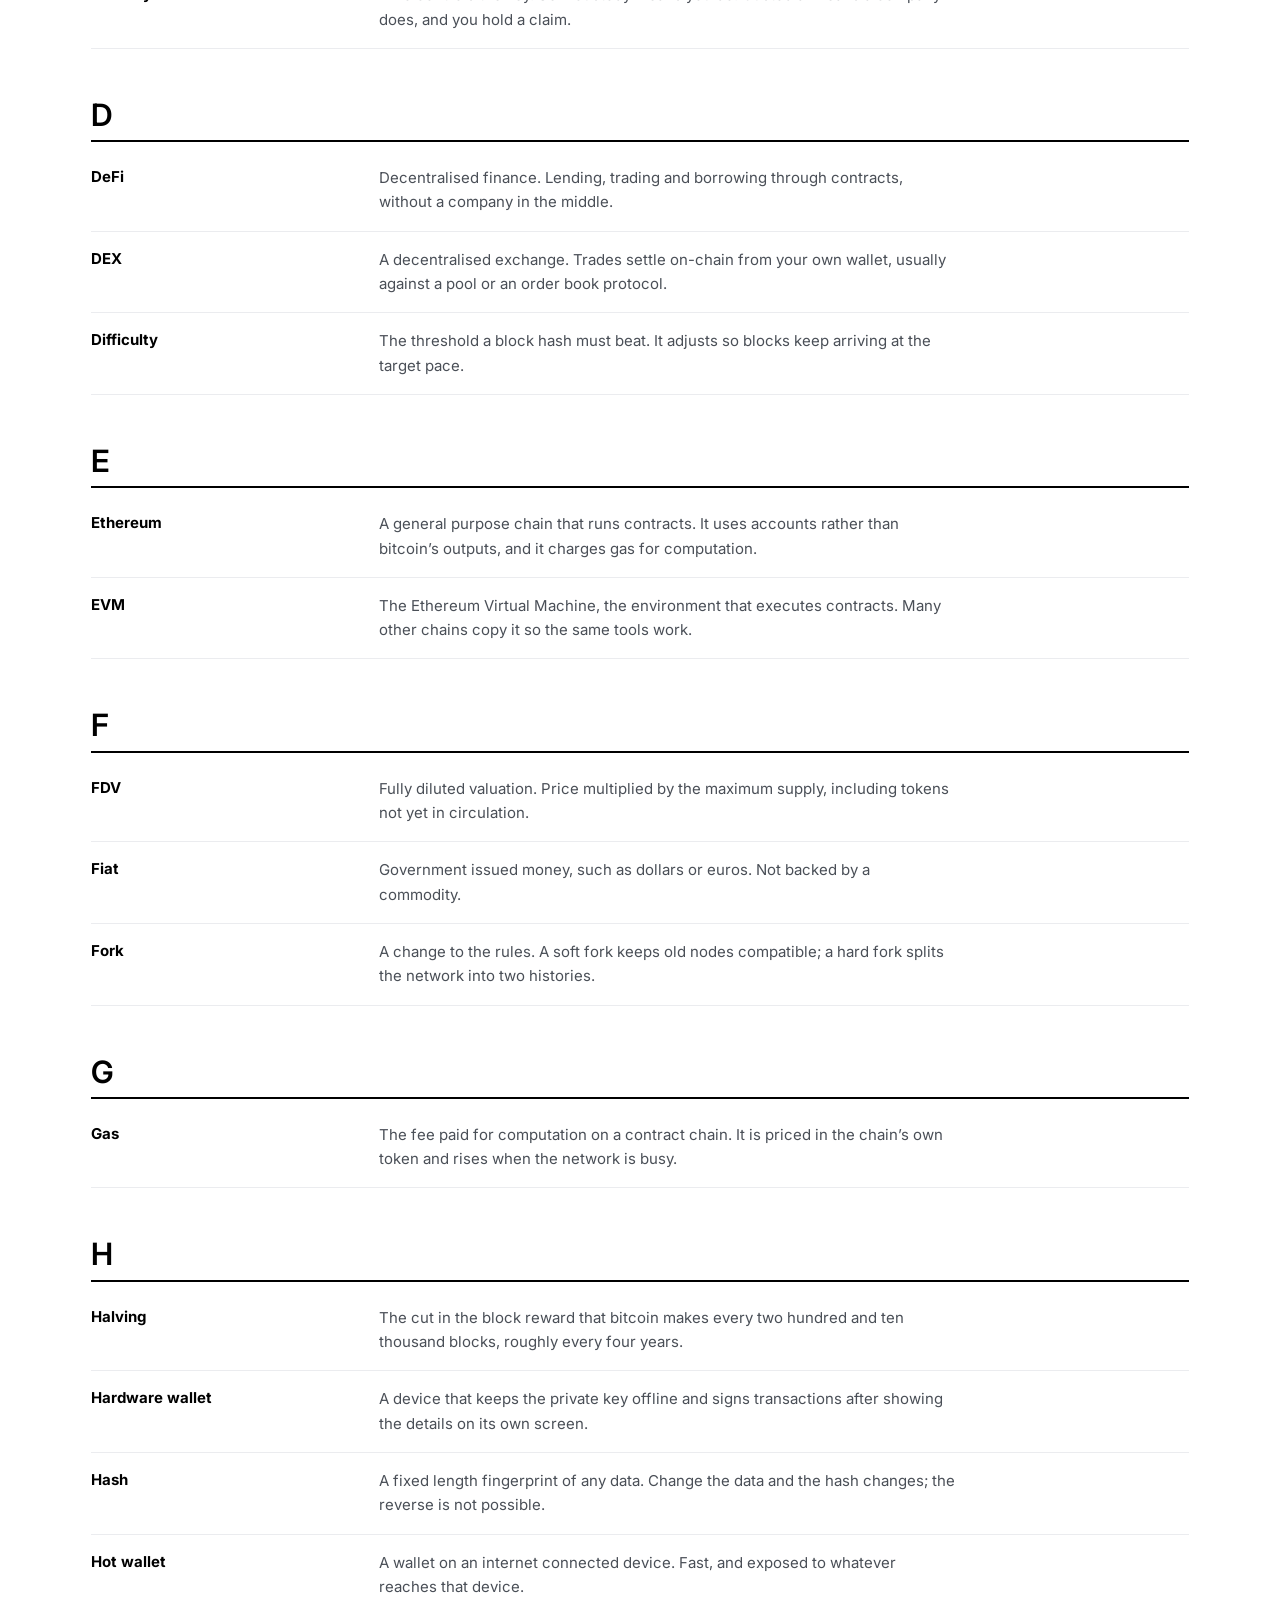
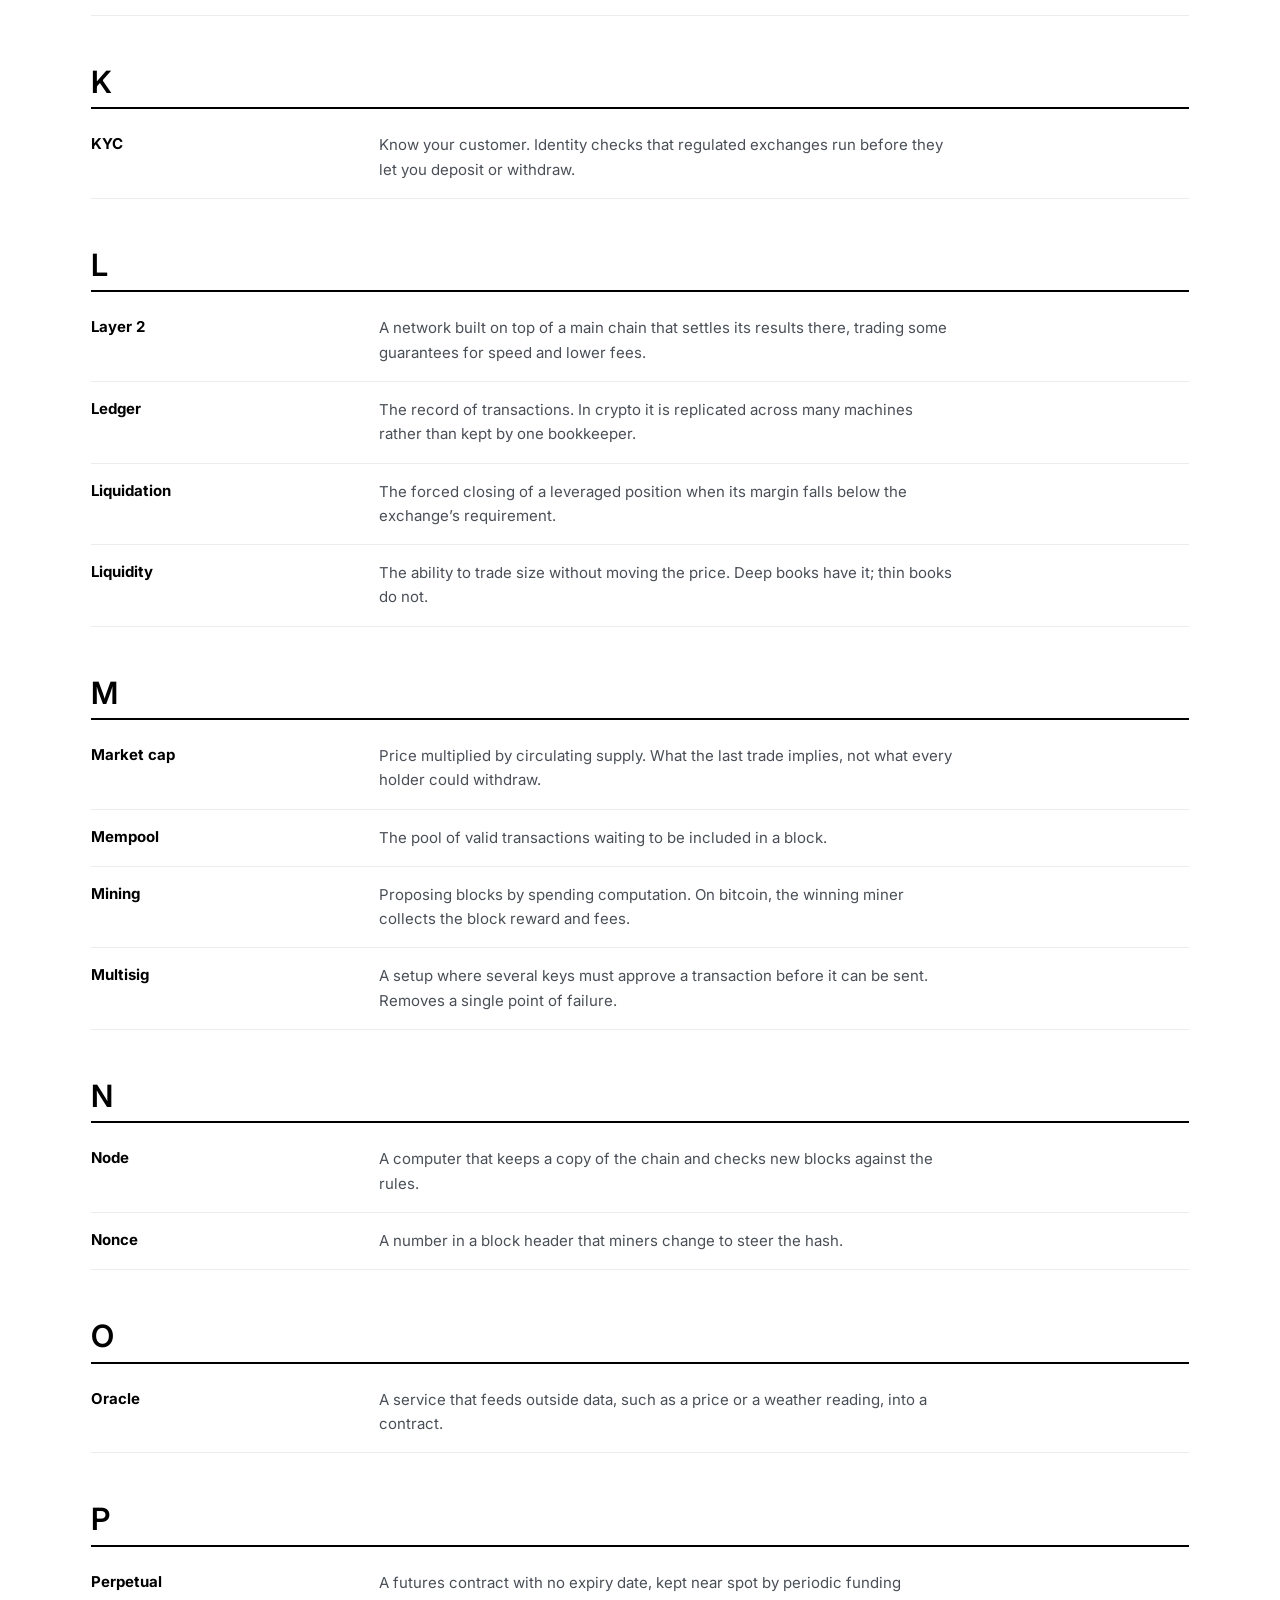
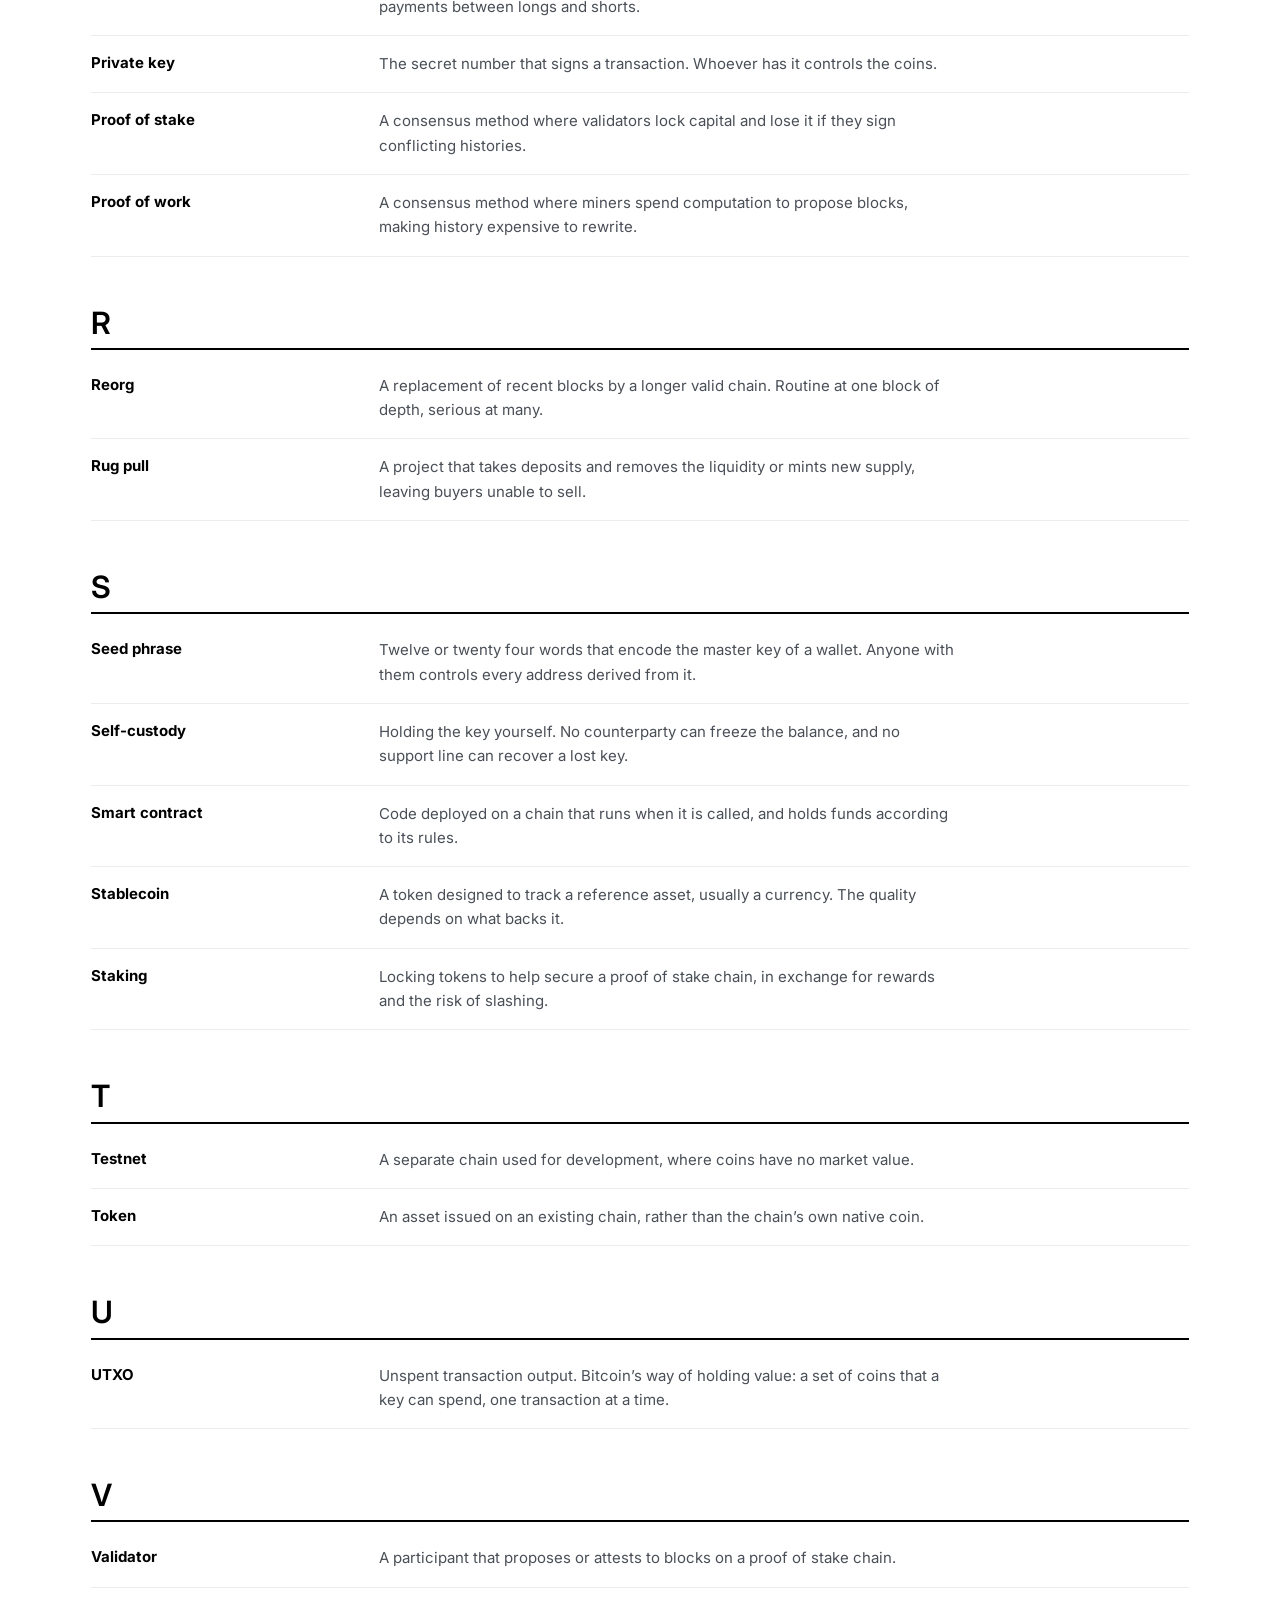
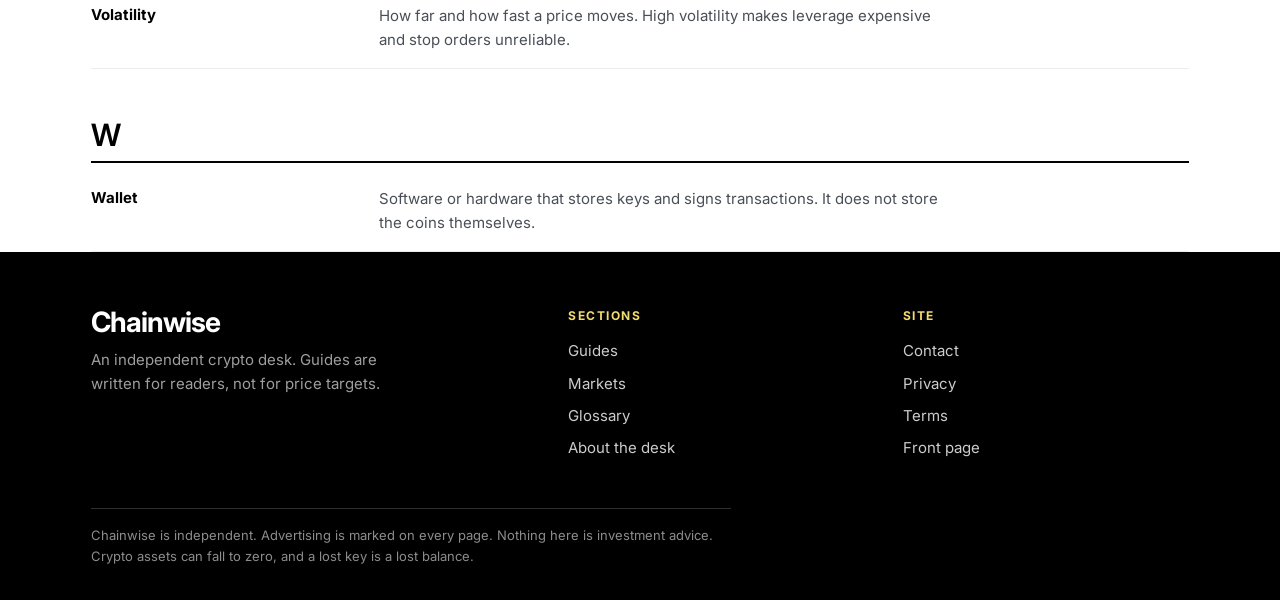
<file: glossary.html>
<!doctype html>
<html lang="en">
<head>
  <meta charset="utf-8">
  <meta name="viewport" content="width=device-width, initial-scale=1">
  <title>Glossary, Chainwise</title>
  <meta name="description" content="Crypto terms in plain English: block, hash, gas, custody, liquidity, validator, UTXO and more, grouped from A to Z.">
  <meta name="theme-color" content="#000000">
  <link rel="icon" href="data:image/svg+xml,%3Csvg xmlns='http://www.w3.org/2000/svg' viewBox='0 0 64 64'%3E%3Crect width='64' height='64' fill='%23004142'/%3E%3Ctext x='32' y='45' text-anchor='middle' font-family='Helvetica,Arial,sans-serif' font-size='38' font-weight='700' fill='%23F2DC6F'%3EC%3C/text%3E%3C/svg%3E">
  <meta name="profiton-domain-verification" content="e95c9ff57c43ef7f27b93172f4b1ba4f611fa2ead5712ec9dd052ca87fd2babe">
  <meta property="og:title" content="Glossary, Chainwise">
  <meta property="og:type" content="website">
  <link rel="preconnect" href="https://fonts.googleapis.com">
  <link rel="preconnect" href="https://fonts.gstatic.com" crossorigin>
  <link rel="stylesheet" href="https://fonts.googleapis.com/css2?family=Inter:wght@400;500;600;700&display=swap">
  <link rel="stylesheet" href="styles.css">
</head>
<body>

<a class="skip" href="#main">Skip to content</a>

<header class="masthead">
  <div class="wrap masthead__bar">
    <p><time datetime="2026-11-09">Monday, 9 November 2026</time></p>
    <p>A working guide, not a price feed</p>
    <p>Independent desk. Advertising is marked.</p>
  </div>
  <div class="wrap masthead__main">
    <a class="wordmark" href="index.html">Chainwise<span class="wordmark__dot">.</span></a>
    <nav class="nav" aria-label="Sections">
      <a href="learn.html">Guides</a>
      <a href="learn.html#markets">Markets</a>
      <a href="glossary.html" aria-current="page">Glossary</a>
      <a href="about.html">About</a>
      <a class="nav__cta" href="what-is-bitcoin.html">Start here</a>
    </nav>
  </div>
</header>

<section class="ad" data-band="top" hidden aria-label="Advertisement">
  <div class="wrap ad__inner">
    <p class="ad__label">Advertisement</p>
    <div class="ad-slot" data-slot="top" data-size="leaderboard"></div>
  </div>
</section>

<main id="main">
  <div class="wrap">
    <header class="article-head">
      <h1>Glossary</h1>
      <p class="article-head__stand">The industry’s words, defined without a second glossary.</p>
      <p class="byline">Updated <time datetime="2026-11-09">9 November 2026</time></p>
    </header>

    <nav class="letters" aria-label="Jump to a letter">
      <a href="#letter-a">A</a><a href="#letter-b">B</a><a href="#letter-c">C</a><a href="#letter-d">D</a><a href="#letter-e">E</a><a href="#letter-f">F</a><a href="#letter-g">G</a><a href="#letter-h">H</a><a href="#letter-k">K</a><a href="#letter-l">L</a><a href="#letter-m">M</a><a href="#letter-n">N</a><a href="#letter-o">O</a><a href="#letter-p">P</a><a href="#letter-r">R</a><a href="#letter-s">S</a><a href="#letter-t">T</a><a href="#letter-u">U</a><a href="#letter-v">V</a><a href="#letter-w">W</a>
    </nav>

    <section class="term-group" id="letter-a" aria-labelledby="h-a">
      <h2 id="h-a">A</h2>
      <dl>
        <div class="term"><dt>Address</dt><dd>A string that identifies where coins can be sent. It is derived from a public key and can be shared freely.</dd></div>
        <div class="term"><dt>Airdrop</dt><dd>A distribution of tokens to existing addresses, usually to reward early users or to advertise a new project.</dd></div>
        <div class="term"><dt>AMM</dt><dd>Automated market maker. A contract that prices trades with a formula and a pool of two assets, instead of an order book.</dd></div>
      </dl>
    </section>

    <section class="term-group" id="letter-b" aria-labelledby="h-b">
      <h2 id="h-b">B</h2>
      <dl>
        <div class="term"><dt>Bear market</dt><dd>A long stretch of falling prices and low appetite for risk. The opposite of a bull market.</dd></div>
        <div class="term"><dt>Block</dt><dd>A bundle of transactions with a header that links it to the block before it.</dd></div>
        <div class="term"><dt>Block explorer</dt><dd>A public website that lets you search blocks, addresses and transactions on a chain.</dd></div>
        <div class="term"><dt>Bridge</dt><dd>A service that moves value from one chain to another, usually by locking it on one side and issuing a claim on the other.</dd></div>
      </dl>
    </section>

    <section class="term-group" id="letter-c" aria-labelledby="h-c">
      <h2 id="h-c">C</h2>
      <dl>
        <div class="term"><dt>Centralised exchange</dt><dd>A company that holds customer balances and matches trades on its own books. Convenient, and a counterparty.</dd></div>
        <div class="term"><dt>Cold wallet</dt><dd>A wallet whose key is kept offline, so a compromised browser cannot reach it.</dd></div>
        <div class="term"><dt>Confirmation</dt><dd>One block mined on top of the block that contains a transaction. More confirmations mean more work would be needed to reverse it.</dd></div>
        <div class="term"><dt>Consensus</dt><dd>The process by which independent computers agree on one history of transactions.</dd></div>
        <div class="term"><dt>Custody</dt><dd>Who controls the key. Self-custody means you do. Custodial means a company does, and you hold a claim.</dd></div>
      </dl>
    </section>

    <section class="term-group" id="letter-d" aria-labelledby="h-d">
      <h2 id="h-d">D</h2>
      <dl>
        <div class="term"><dt>DeFi</dt><dd>Decentralised finance. Lending, trading and borrowing through contracts, without a company in the middle.</dd></div>
        <div class="term"><dt>DEX</dt><dd>A decentralised exchange. Trades settle on-chain from your own wallet, usually against a pool or an order book protocol.</dd></div>
        <div class="term"><dt>Difficulty</dt><dd>The threshold a block hash must beat. It adjusts so blocks keep arriving at the target pace.</dd></div>
      </dl>
    </section>

    <section class="term-group" id="letter-e" aria-labelledby="h-e">
      <h2 id="h-e">E</h2>
      <dl>
        <div class="term"><dt>Ethereum</dt><dd>A general purpose chain that runs contracts. It uses accounts rather than bitcoin’s outputs, and it charges gas for computation.</dd></div>
        <div class="term"><dt>EVM</dt><dd>The Ethereum Virtual Machine, the environment that executes contracts. Many other chains copy it so the same tools work.</dd></div>
      </dl>
    </section>

    <section class="term-group" id="letter-f" aria-labelledby="h-f">
      <h2 id="h-f">F</h2>
      <dl>
        <div class="term"><dt>FDV</dt><dd>Fully diluted valuation. Price multiplied by the maximum supply, including tokens not yet in circulation.</dd></div>
        <div class="term"><dt>Fiat</dt><dd>Government issued money, such as dollars or euros. Not backed by a commodity.</dd></div>
        <div class="term"><dt>Fork</dt><dd>A change to the rules. A soft fork keeps old nodes compatible; a hard fork splits the network into two histories.</dd></div>
      </dl>
    </section>

    <section class="term-group" id="letter-g" aria-labelledby="h-g">
      <h2 id="h-g">G</h2>
      <dl>
        <div class="term"><dt>Gas</dt><dd>The fee paid for computation on a contract chain. It is priced in the chain’s own token and rises when the network is busy.</dd></div>
      </dl>
    </section>

    <section class="term-group" id="letter-h" aria-labelledby="h-h">
      <h2 id="h-h">H</h2>
      <dl>
        <div class="term"><dt>Halving</dt><dd>The cut in the block reward that bitcoin makes every two hundred and ten thousand blocks, roughly every four years.</dd></div>
        <div class="term"><dt>Hardware wallet</dt><dd>A device that keeps the private key offline and signs transactions after showing the details on its own screen.</dd></div>
        <div class="term"><dt>Hash</dt><dd>A fixed length fingerprint of any data. Change the data and the hash changes; the reverse is not possible.</dd></div>
        <div class="term"><dt>Hot wallet</dt><dd>A wallet on an internet connected device. Fast, and exposed to whatever reaches that device.</dd></div>
      </dl>
    </section>

    <section class="term-group" id="letter-k" aria-labelledby="h-k">
      <h2 id="h-k">K</h2>
      <dl>
        <div class="term"><dt>KYC</dt><dd>Know your customer. Identity checks that regulated exchanges run before they let you deposit or withdraw.</dd></div>
      </dl>
    </section>

    <section class="term-group" id="letter-l" aria-labelledby="h-l">
      <h2 id="h-l">L</h2>
      <dl>
        <div class="term"><dt>Layer 2</dt><dd>A network built on top of a main chain that settles its results there, trading some guarantees for speed and lower fees.</dd></div>
        <div class="term"><dt>Ledger</dt><dd>The record of transactions. In crypto it is replicated across many machines rather than kept by one bookkeeper.</dd></div>
        <div class="term"><dt>Liquidation</dt><dd>The forced closing of a leveraged position when its margin falls below the exchange’s requirement.</dd></div>
        <div class="term"><dt>Liquidity</dt><dd>The ability to trade size without moving the price. Deep books have it; thin books do not.</dd></div>
      </dl>
    </section>

    <section class="term-group" id="letter-m" aria-labelledby="h-m">
      <h2 id="h-m">M</h2>
      <dl>
        <div class="term"><dt>Market cap</dt><dd>Price multiplied by circulating supply. What the last trade implies, not what every holder could withdraw.</dd></div>
        <div class="term"><dt>Mempool</dt><dd>The pool of valid transactions waiting to be included in a block.</dd></div>
        <div class="term"><dt>Mining</dt><dd>Proposing blocks by spending computation. On bitcoin, the winning miner collects the block reward and fees.</dd></div>
        <div class="term"><dt>Multisig</dt><dd>A setup where several keys must approve a transaction before it can be sent. Removes a single point of failure.</dd></div>
      </dl>
    </section>

    <section class="term-group" id="letter-n" aria-labelledby="h-n">
      <h2 id="h-n">N</h2>
      <dl>
        <div class="term"><dt>Node</dt><dd>A computer that keeps a copy of the chain and checks new blocks against the rules.</dd></div>
        <div class="term"><dt>Nonce</dt><dd>A number in a block header that miners change to steer the hash.</dd></div>
      </dl>
    </section>

    <section class="term-group" id="letter-o" aria-labelledby="h-o">
      <h2 id="h-o">O</h2>
      <dl>
        <div class="term"><dt>Oracle</dt><dd>A service that feeds outside data, such as a price or a weather reading, into a contract.</dd></div>
      </dl>
    </section>

    <section class="term-group" id="letter-p" aria-labelledby="h-p">
      <h2 id="h-p">P</h2>
      <dl>
        <div class="term"><dt>Perpetual</dt><dd>A futures contract with no expiry date, kept near spot by periodic funding payments between longs and shorts.</dd></div>
        <div class="term"><dt>Private key</dt><dd>The secret number that signs a transaction. Whoever has it controls the coins.</dd></div>
        <div class="term"><dt>Proof of stake</dt><dd>A consensus method where validators lock capital and lose it if they sign conflicting histories.</dd></div>
        <div class="term"><dt>Proof of work</dt><dd>A consensus method where miners spend computation to propose blocks, making history expensive to rewrite.</dd></div>
      </dl>
    </section>

    <section class="term-group" id="letter-r" aria-labelledby="h-r">
      <h2 id="h-r">R</h2>
      <dl>
        <div class="term"><dt>Reorg</dt><dd>A replacement of recent blocks by a longer valid chain. Routine at one block of depth, serious at many.</dd></div>
        <div class="term"><dt>Rug pull</dt><dd>A project that takes deposits and removes the liquidity or mints new supply, leaving buyers unable to sell.</dd></div>
      </dl>
    </section>

    <section class="term-group" id="letter-s" aria-labelledby="h-s">
      <h2 id="h-s">S</h2>
      <dl>
        <div class="term"><dt>Seed phrase</dt><dd>Twelve or twenty four words that encode the master key of a wallet. Anyone with them controls every address derived from it.</dd></div>
        <div class="term"><dt>Self-custody</dt><dd>Holding the key yourself. No counterparty can freeze the balance, and no support line can recover a lost key.</dd></div>
        <div class="term"><dt>Smart contract</dt><dd>Code deployed on a chain that runs when it is called, and holds funds according to its rules.</dd></div>
        <div class="term"><dt>Stablecoin</dt><dd>A token designed to track a reference asset, usually a currency. The quality depends on what backs it.</dd></div>
        <div class="term"><dt>Staking</dt><dd>Locking tokens to help secure a proof of stake chain, in exchange for rewards and the risk of slashing.</dd></div>
      </dl>
    </section>

    <section class="term-group" id="letter-t" aria-labelledby="h-t">
      <h2 id="h-t">T</h2>
      <dl>
        <div class="term"><dt>Testnet</dt><dd>A separate chain used for development, where coins have no market value.</dd></div>
        <div class="term"><dt>Token</dt><dd>An asset issued on an existing chain, rather than the chain’s own native coin.</dd></div>
      </dl>
    </section>

    <section class="term-group" id="letter-u" aria-labelledby="h-u">
      <h2 id="h-u">U</h2>
      <dl>
        <div class="term"><dt>UTXO</dt><dd>Unspent transaction output. Bitcoin’s way of holding value: a set of coins that a key can spend, one transaction at a time.</dd></div>
      </dl>
    </section>

    <section class="term-group" id="letter-v" aria-labelledby="h-v">
      <h2 id="h-v">V</h2>
      <dl>
        <div class="term"><dt>Validator</dt><dd>A participant that proposes or attests to blocks on a proof of stake chain.</dd></div>
        <div class="term"><dt>Volatility</dt><dd>How far and how fast a price moves. High volatility makes leverage expensive and stop orders unreliable.</dd></div>
      </dl>
    </section>

    <section class="term-group" id="letter-w" aria-labelledby="h-w">
      <h2 id="h-w">W</h2>
      <dl>
        <div class="term"><dt>Wallet</dt><dd>Software or hardware that stores keys and signs transactions. It does not store the coins themselves.</dd></div>
      </dl>
    </section>
  </div>

  <section class="ad" data-band="bottom" hidden aria-label="Advertisement">
    <div class="wrap ad__inner">
      <p class="ad__label">Advertisement</p>
      <div class="ad-slot" data-slot="bottom" data-size="leaderboard"></div>
    </div>
  </section>
</main>

<footer class="colophon">
  <div class="wrap colophon__grid">
    <div>
      <p class="colophon__mark">Chainwise</p>
      <p class="colophon__line">An independent crypto desk. Guides are written for readers, not for price targets.</p>
    </div>
    <nav aria-label="Sections">
      <h2>Sections</h2>
      <ul>
        <li><a href="learn.html">Guides</a></li>
        <li><a href="learn.html#markets">Markets</a></li>
        <li><a href="glossary.html">Glossary</a></li>
        <li><a href="about.html">About the desk</a></li>
      </ul>
    </nav>
    <nav aria-label="Site">
      <h2>Site</h2>
      <ul>
        <li><a href="contact.html">Contact</a></li>
        <li><a href="privacy.html">Privacy</a></li>
        <li><a href="terms.html">Terms</a></li>
        <li><a href="index.html">Front page</a></li>
      </ul>
    </nav>
    <p class="colophon__note">Chainwise is independent. Advertising is marked on every page. Nothing here is investment advice. Crypto assets can fall to zero, and a lost key is a lost balance.</p>
  </div>
</footer>

<div class="anchor" id="anchor-ad" hidden>
  <button class="anchor__close" id="anchor-close" type="button" aria-label="Close advertisement">×</button>
  <div class="anchor__inner">
    <div class="ad-slot" id="anchor-slot" data-slot="anchor" data-size="anchor"></div>
  </div>
</div>

<div class="ad-slot ad-slot-hidden" data-slot="native" aria-hidden="true"></div>
<div class="ad-slot ad-slot-hidden" data-slot="pop" aria-hidden="true"></div>
<div class="ad-slot ad-slot-hidden" data-slot="social" aria-hidden="true"></div>

<script src="ads.js"></script>
<script src="site.js"></script>
<!-- Cointraffic: unified code (loads every format activated for this site) -->
<script async src="https://appsha-prm.ctengine.io/js/script.js?wkey=IxxqwRdPne"></script>
</body>
</html>
</file>
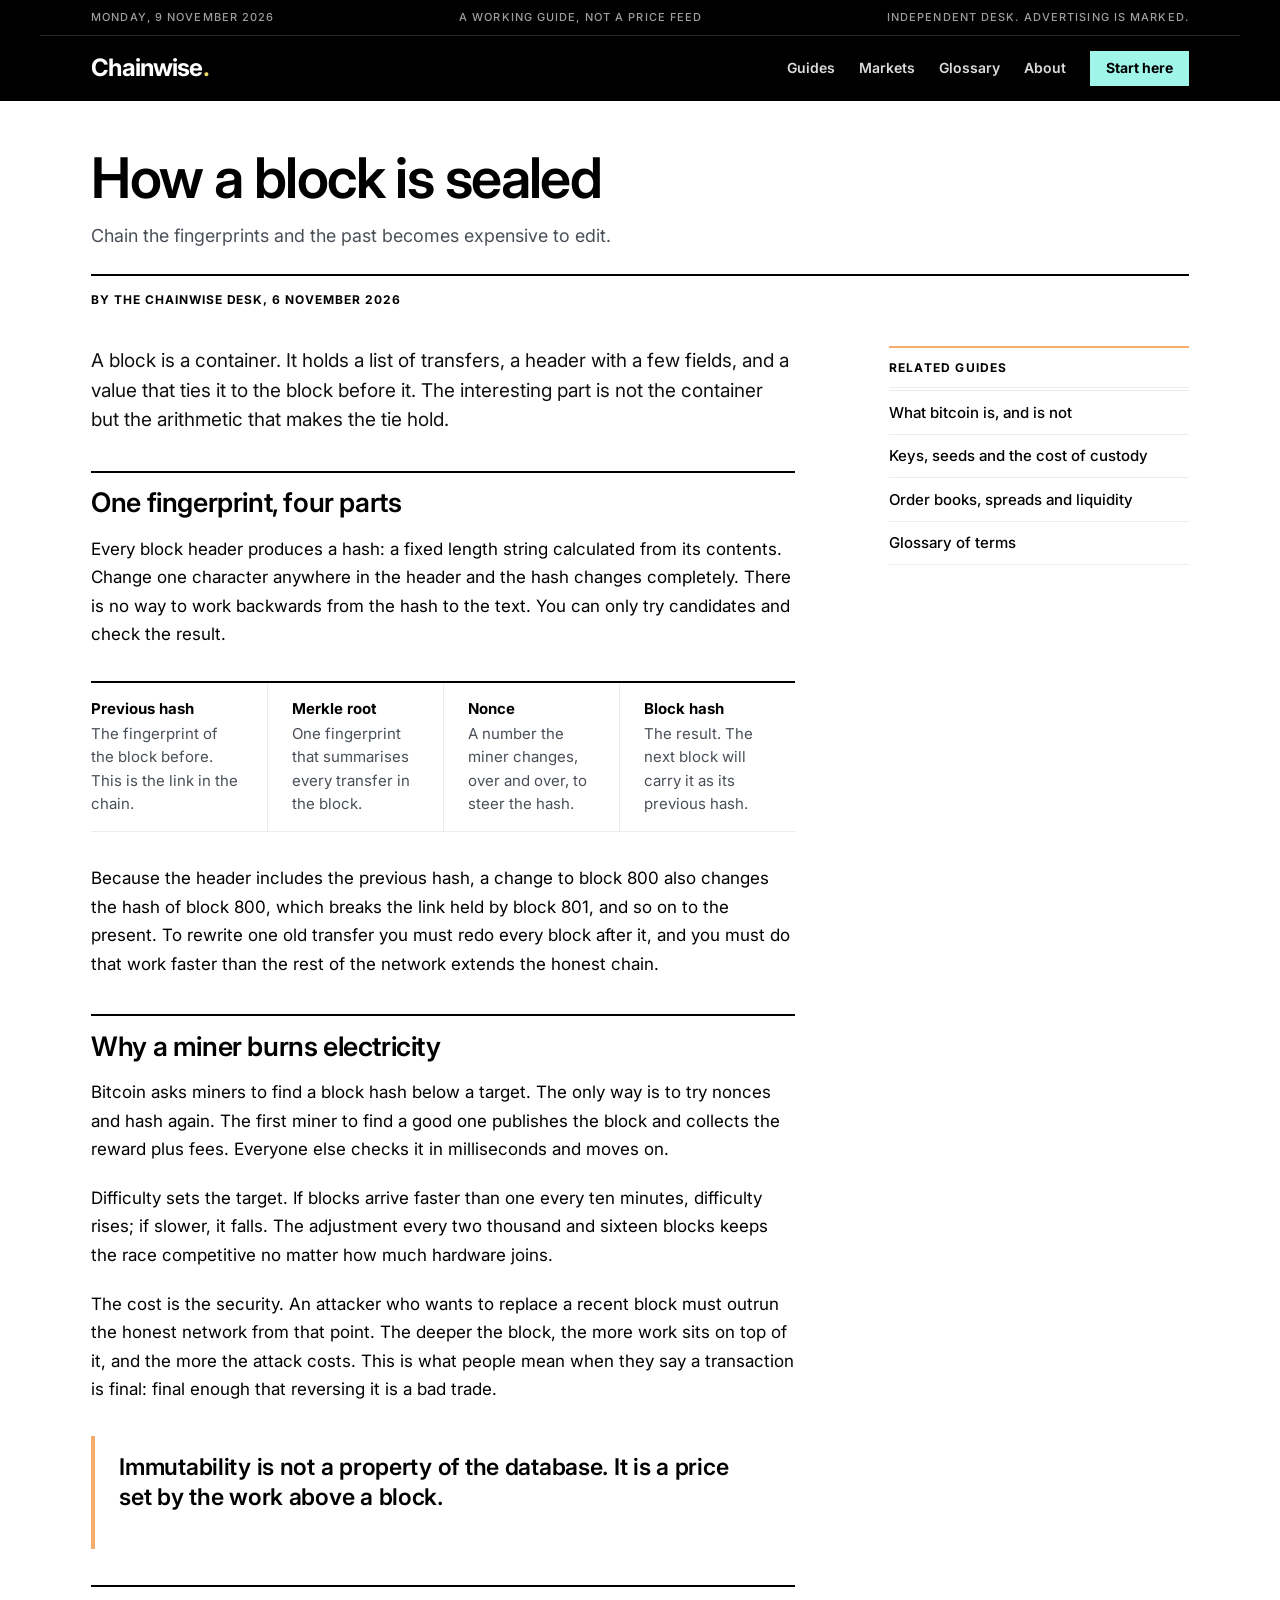
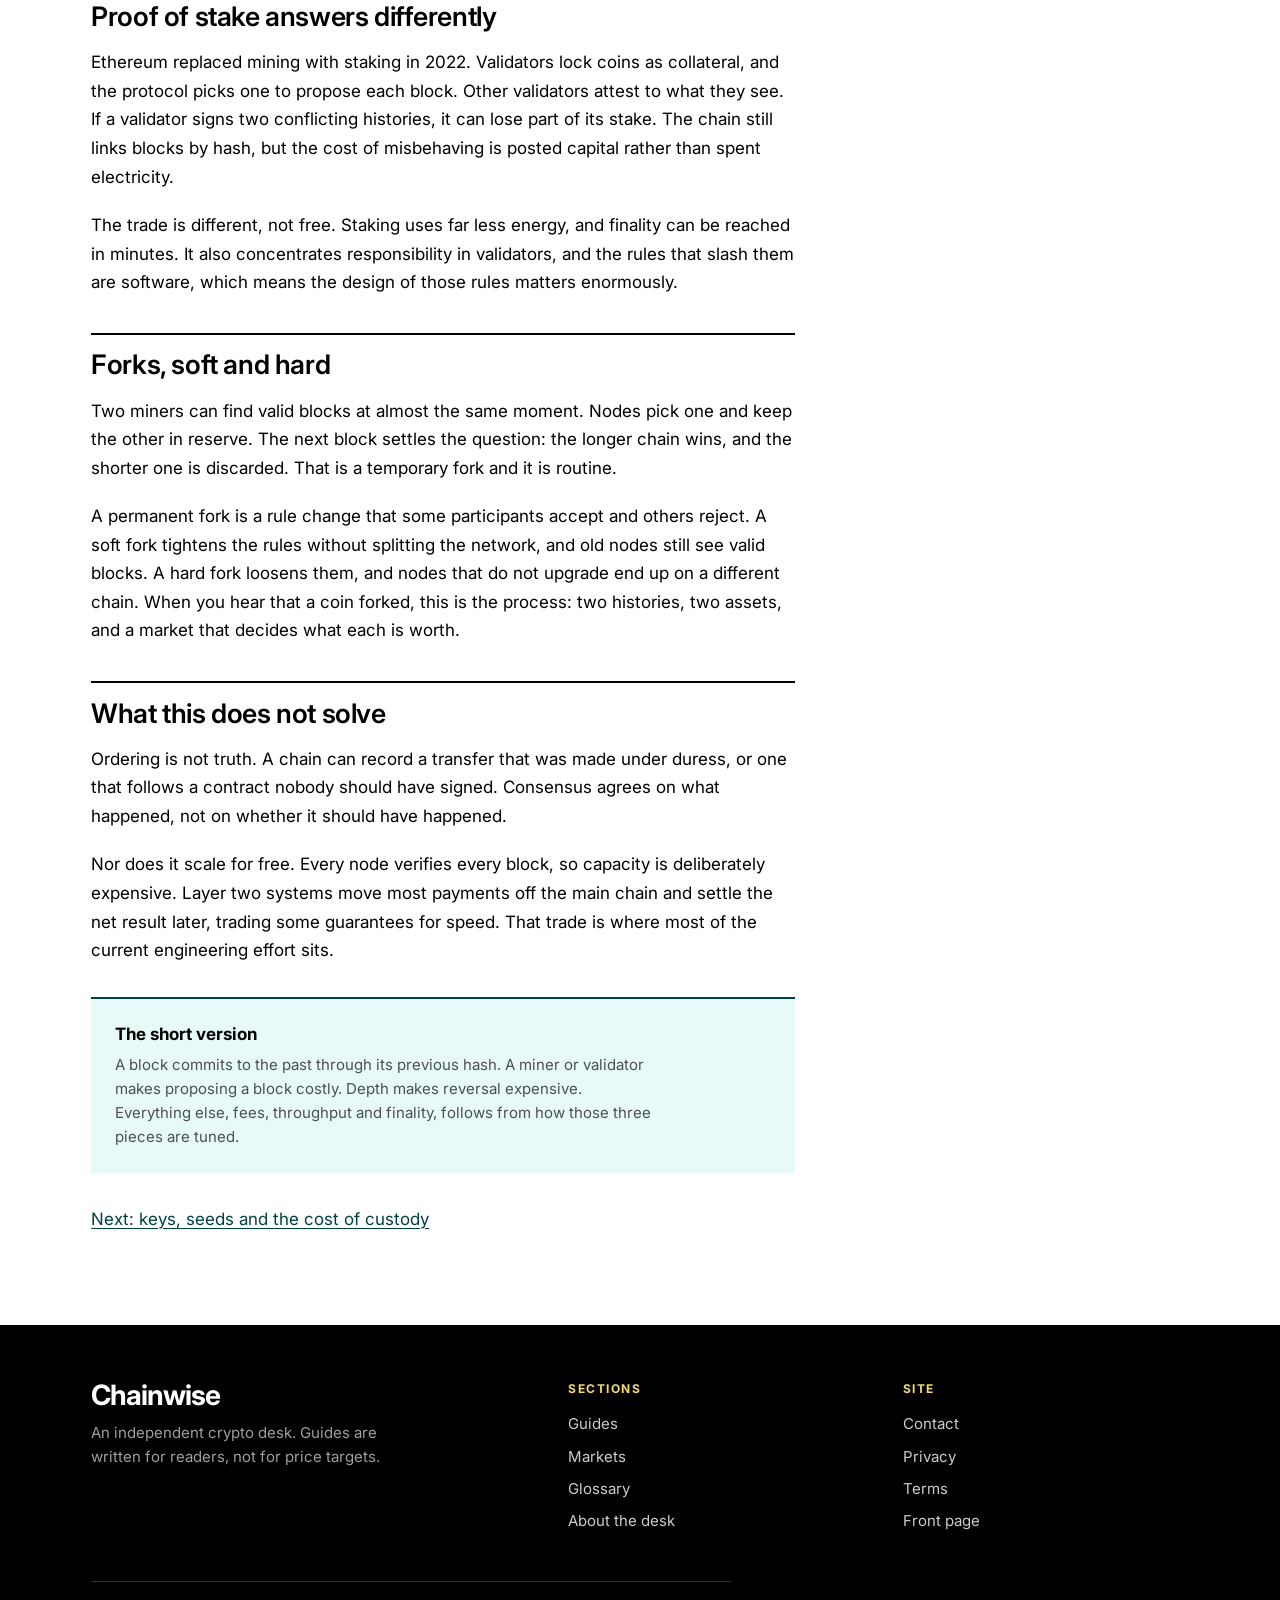
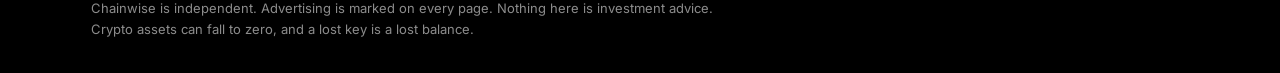
<file: how-blockchains-work.html>
<!doctype html>
<html lang="en">
<head>
  <meta charset="utf-8">
  <meta name="viewport" content="width=device-width, initial-scale=1">
  <title>How a block is sealed, Chainwise</title>
  <meta name="description" content="Hashes, previous hashes, nonces and difficulty: how a block commits to the past, why rewriting history is expensive, and how proof of work differs from proof of stake.">
  <meta name="theme-color" content="#000000">
  <link rel="icon" href="data:image/svg+xml,%3Csvg xmlns='http://www.w3.org/2000/svg' viewBox='0 0 64 64'%3E%3Crect width='64' height='64' fill='%23004142'/%3E%3Ctext x='32' y='45' text-anchor='middle' font-family='Helvetica,Arial,sans-serif' font-size='38' font-weight='700' fill='%23F2DC6F'%3EC%3C/text%3E%3C/svg%3E">
  <meta name="profiton-domain-verification" content="e95c9ff57c43ef7f27b93172f4b1ba4f611fa2ead5712ec9dd052ca87fd2babe">
  <meta property="og:title" content="How a block is sealed">
  <meta property="og:type" content="article">
  <link rel="preconnect" href="https://fonts.googleapis.com">
  <link rel="preconnect" href="https://fonts.gstatic.com" crossorigin>
  <link rel="stylesheet" href="https://fonts.googleapis.com/css2?family=Inter:wght@400;500;600;700&display=swap">
  <link rel="stylesheet" href="styles.css">
</head>
<body>

<a class="skip" href="#main">Skip to content</a>

<header class="masthead">
  <div class="wrap masthead__bar">
    <p><time datetime="2026-11-09">Monday, 9 November 2026</time></p>
    <p>A working guide, not a price feed</p>
    <p>Independent desk. Advertising is marked.</p>
  </div>
  <div class="wrap masthead__main">
    <a class="wordmark" href="index.html">Chainwise<span class="wordmark__dot">.</span></a>
    <nav class="nav" aria-label="Sections">
      <a href="learn.html">Guides</a>
      <a href="learn.html#markets">Markets</a>
      <a href="glossary.html">Glossary</a>
      <a href="about.html">About</a>
      <a class="nav__cta" href="what-is-bitcoin.html">Start here</a>
    </nav>
  </div>
</header>

<section class="ad" data-band="top" hidden aria-label="Advertisement">
  <div class="wrap ad__inner">
    <p class="ad__label">Advertisement</p>
    <div class="ad-slot" data-slot="top" data-size="leaderboard"></div>
  </div>
</section>

<main id="main">
  <div class="wrap">
    <header class="article-head">
      <h1>How a block is sealed</h1>
      <p class="article-head__stand">Chain the fingerprints and the past becomes expensive to edit.</p>
      <p class="byline">By the Chainwise desk, <time datetime="2026-11-06">6 November 2026</time></p>
    </header>

    <div class="article-layout">
      <article class="article-body">
        <p>A block is a container. It holds a list of transfers, a header with a few fields, and a value that ties it to the block before it. The interesting part is not the container but the arithmetic that makes the tie hold.</p>

        <h2>One fingerprint, four parts</h2>

        <p>Every block header produces a hash: a fixed length string calculated from its contents. Change one character anywhere in the header and the hash changes completely. There is no way to work backwards from the hash to the text. You can only try candidates and check the result.</p>

        <dl class="parts">
          <div class="parts__item">
            <dt>Previous hash</dt>
            <dd>The fingerprint of the block before. This is the link in the chain.</dd>
          </div>
          <div class="parts__item">
            <dt>Merkle root</dt>
            <dd>One fingerprint that summarises every transfer in the block.</dd>
          </div>
          <div class="parts__item">
            <dt>Nonce</dt>
            <dd>A number the miner changes, over and over, to steer the hash.</dd>
          </div>
          <div class="parts__item">
            <dt>Block hash</dt>
            <dd>The result. The next block will carry it as its previous hash.</dd>
          </div>
        </dl>

        <p>Because the header includes the previous hash, a change to block 800 also changes the hash of block 800, which breaks the link held by block 801, and so on to the present. To rewrite one old transfer you must redo every block after it, and you must do that work faster than the rest of the network extends the honest chain.</p>

        <h2>Why a miner burns electricity</h2>

        <p>Bitcoin asks miners to find a block hash below a target. The only way is to try nonces and hash again. The first miner to find a good one publishes the block and collects the reward plus fees. Everyone else checks it in milliseconds and moves on.</p>

        <p>Difficulty sets the target. If blocks arrive faster than one every ten minutes, difficulty rises; if slower, it falls. The adjustment every two thousand and sixteen blocks keeps the race competitive no matter how much hardware joins.</p>

        <p>The cost is the security. An attacker who wants to replace a recent block must outrun the honest network from that point. The deeper the block, the more work sits on top of it, and the more the attack costs. This is what people mean when they say a transaction is final: final enough that reversing it is a bad trade.</p>

        <blockquote>
          <p>Immutability is not a property of the database. It is a price set by the work above a block.</p>
        </blockquote>

        <h2>Proof of stake answers differently</h2>

        <p>Ethereum replaced mining with staking in 2022. Validators lock coins as collateral, and the protocol picks one to propose each block. Other validators attest to what they see. If a validator signs two conflicting histories, it can lose part of its stake. The chain still links blocks by hash, but the cost of misbehaving is posted capital rather than spent electricity.</p>

        <p>The trade is different, not free. Staking uses far less energy, and finality can be reached in minutes. It also concentrates responsibility in validators, and the rules that slash them are software, which means the design of those rules matters enormously.</p>

        <h2>Forks, soft and hard</h2>

        <p>Two miners can find valid blocks at almost the same moment. Nodes pick one and keep the other in reserve. The next block settles the question: the longer chain wins, and the shorter one is discarded. That is a temporary fork and it is routine.</p>

        <p>A permanent fork is a rule change that some participants accept and others reject. A soft fork tightens the rules without splitting the network, and old nodes still see valid blocks. A hard fork loosens them, and nodes that do not upgrade end up on a different chain. When you hear that a coin forked, this is the process: two histories, two assets, and a market that decides what each is worth.</p>

        <h2>What this does not solve</h2>

        <p>Ordering is not truth. A chain can record a transfer that was made under duress, or one that follows a contract nobody should have signed. Consensus agrees on what happened, not on whether it should have happened.</p>

        <p>Nor does it scale for free. Every node verifies every block, so capacity is deliberately expensive. Layer two systems move most payments off the main chain and settle the net result later, trading some guarantees for speed. That trade is where most of the current engineering effort sits.</p>

        <div class="note">
          <h2>The short version</h2>
          <p>A block commits to the past through its previous hash. A miner or validator makes proposing a block costly. Depth makes reversal expensive. Everything else, fees, throughput and finality, follows from how those three pieces are tuned.</p>
        </div>

        <p><a href="wallets-and-self-custody.html">Next: keys, seeds and the cost of custody</a></p>
      </article>

      <aside class="rail" aria-label="Sidebar">
        <section class="ad" data-band="side-1" hidden aria-label="Advertisement">
          <div class="ad__inner">
            <p class="ad__label">Advertisement</p>
            <div class="ad-slot" data-slot="side-1" data-size="rectangle"></div>
          </div>
        </section>

        <nav aria-label="Related guides">
          <p class="rail__head">Related guides</p>
          <ul class="related">
            <li><a href="what-is-bitcoin.html">What bitcoin is, and is not</a></li>
            <li><a href="wallets-and-self-custody.html">Keys, seeds and the cost of custody</a></li>
            <li><a href="reading-the-market.html">Order books, spreads and liquidity</a></li>
            <li><a href="glossary.html">Glossary of terms</a></li>
          </ul>
        </nav>

        <section class="ad" data-band="side-2" hidden aria-label="Advertisement">
          <div class="ad__inner">
            <p class="ad__label">Advertisement</p>
            <div class="ad-slot" data-slot="side-2" data-size="rectangle"></div>
          </div>
        </section>
      </aside>
    </div>
  </div>
</main>

<section class="ad" data-band="bottom" hidden aria-label="Advertisement">
  <div class="wrap ad__inner">
    <p class="ad__label">Advertisement</p>
    <div class="ad-slot" data-slot="bottom" data-size="leaderboard"></div>
  </div>
</section>

<footer class="colophon">
  <div class="wrap colophon__grid">
    <div>
      <p class="colophon__mark">Chainwise</p>
      <p class="colophon__line">An independent crypto desk. Guides are written for readers, not for price targets.</p>
    </div>
    <nav aria-label="Sections">
      <h2>Sections</h2>
      <ul>
        <li><a href="learn.html">Guides</a></li>
        <li><a href="learn.html#markets">Markets</a></li>
        <li><a href="glossary.html">Glossary</a></li>
        <li><a href="about.html">About the desk</a></li>
      </ul>
    </nav>
    <nav aria-label="Site">
      <h2>Site</h2>
      <ul>
        <li><a href="contact.html">Contact</a></li>
        <li><a href="privacy.html">Privacy</a></li>
        <li><a href="terms.html">Terms</a></li>
        <li><a href="index.html">Front page</a></li>
      </ul>
    </nav>
    <p class="colophon__note">Chainwise is independent. Advertising is marked on every page. Nothing here is investment advice. Crypto assets can fall to zero, and a lost key is a lost balance.</p>
  </div>
</footer>

<div class="anchor" id="anchor-ad" hidden>
  <button class="anchor__close" id="anchor-close" type="button" aria-label="Close advertisement">×</button>
  <div class="anchor__inner">
    <div class="ad-slot" id="anchor-slot" data-slot="anchor" data-size="anchor"></div>
  </div>
</div>

<div class="ad-slot ad-slot-hidden" data-slot="native" aria-hidden="true"></div>
<div class="ad-slot ad-slot-hidden" data-slot="pop" aria-hidden="true"></div>
<div class="ad-slot ad-slot-hidden" data-slot="social" aria-hidden="true"></div>

<script src="ads.js"></script>
<script src="site.js"></script>
<!-- Cointraffic: unified code (loads every format activated for this site) -->
<script async src="https://appsha-prm.ctengine.io/js/script.js?wkey=IxxqwRdPne"></script>
</body>
</html>
</file>
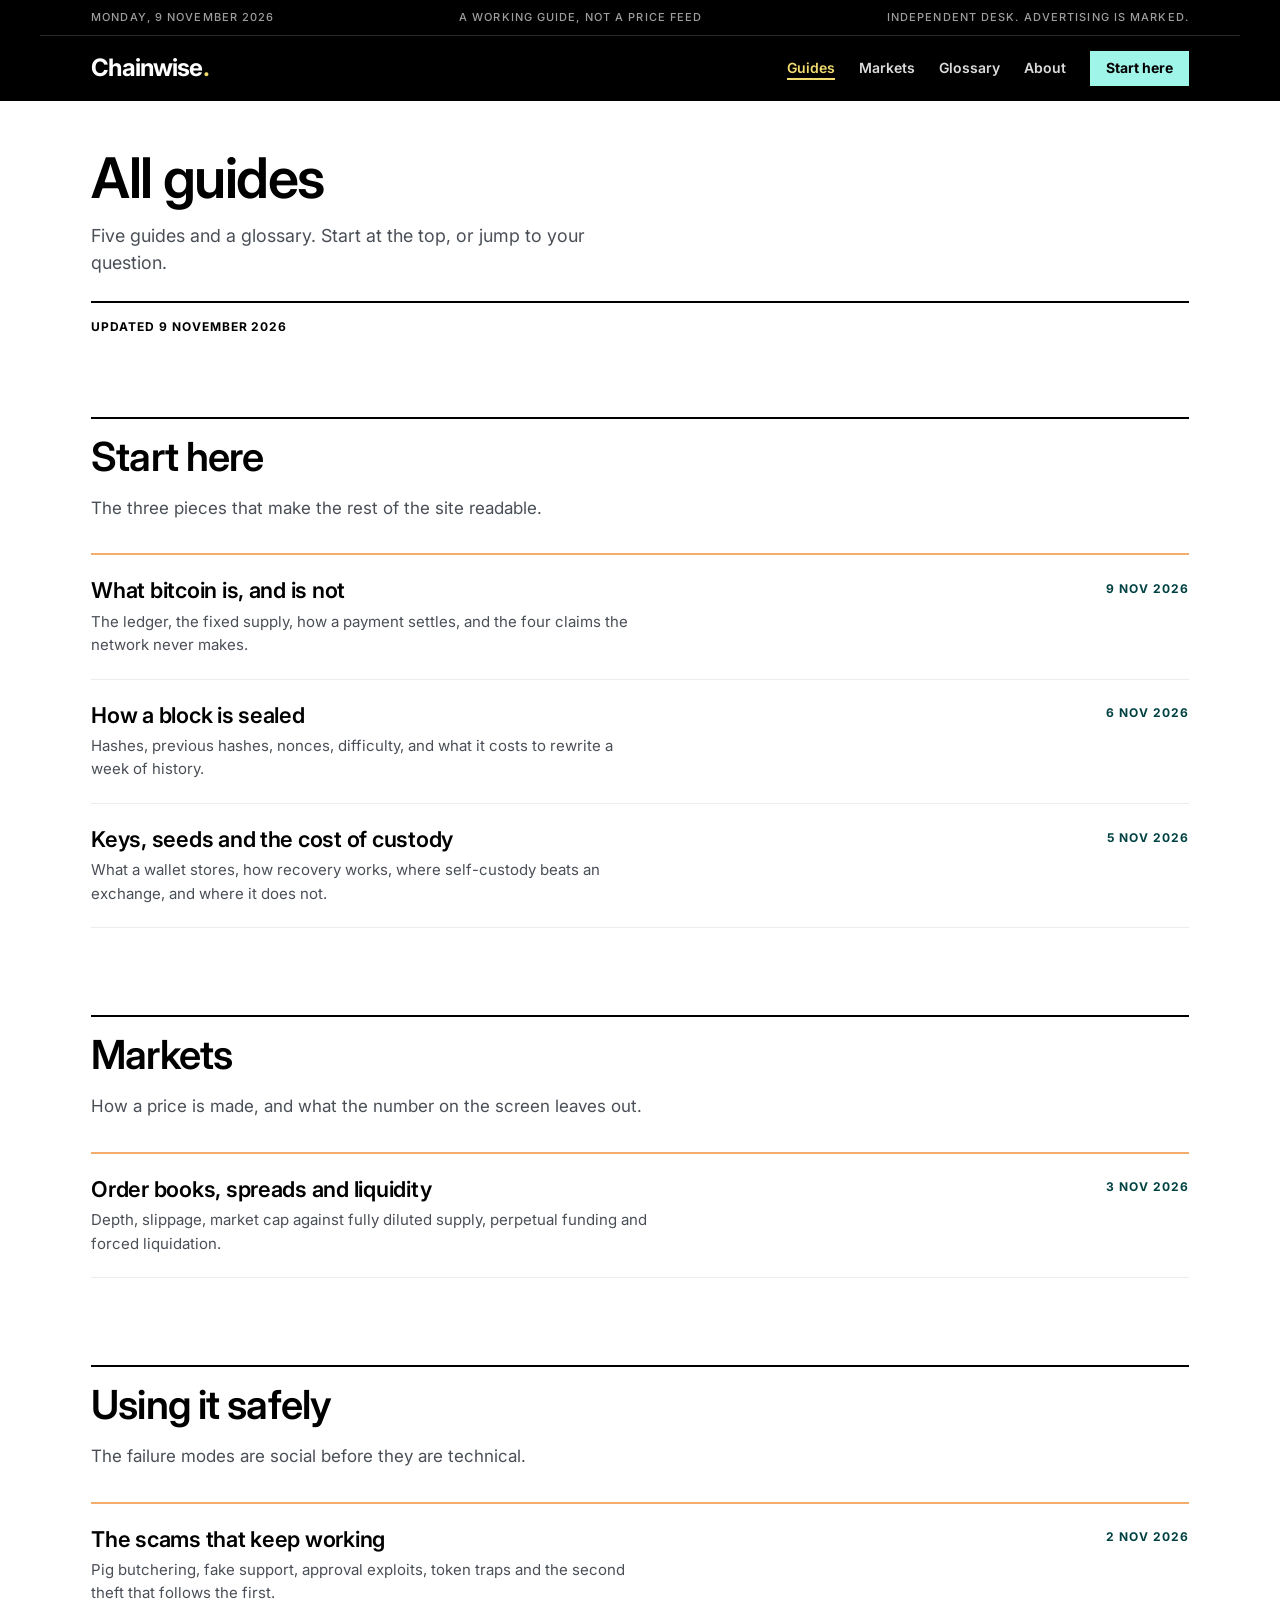
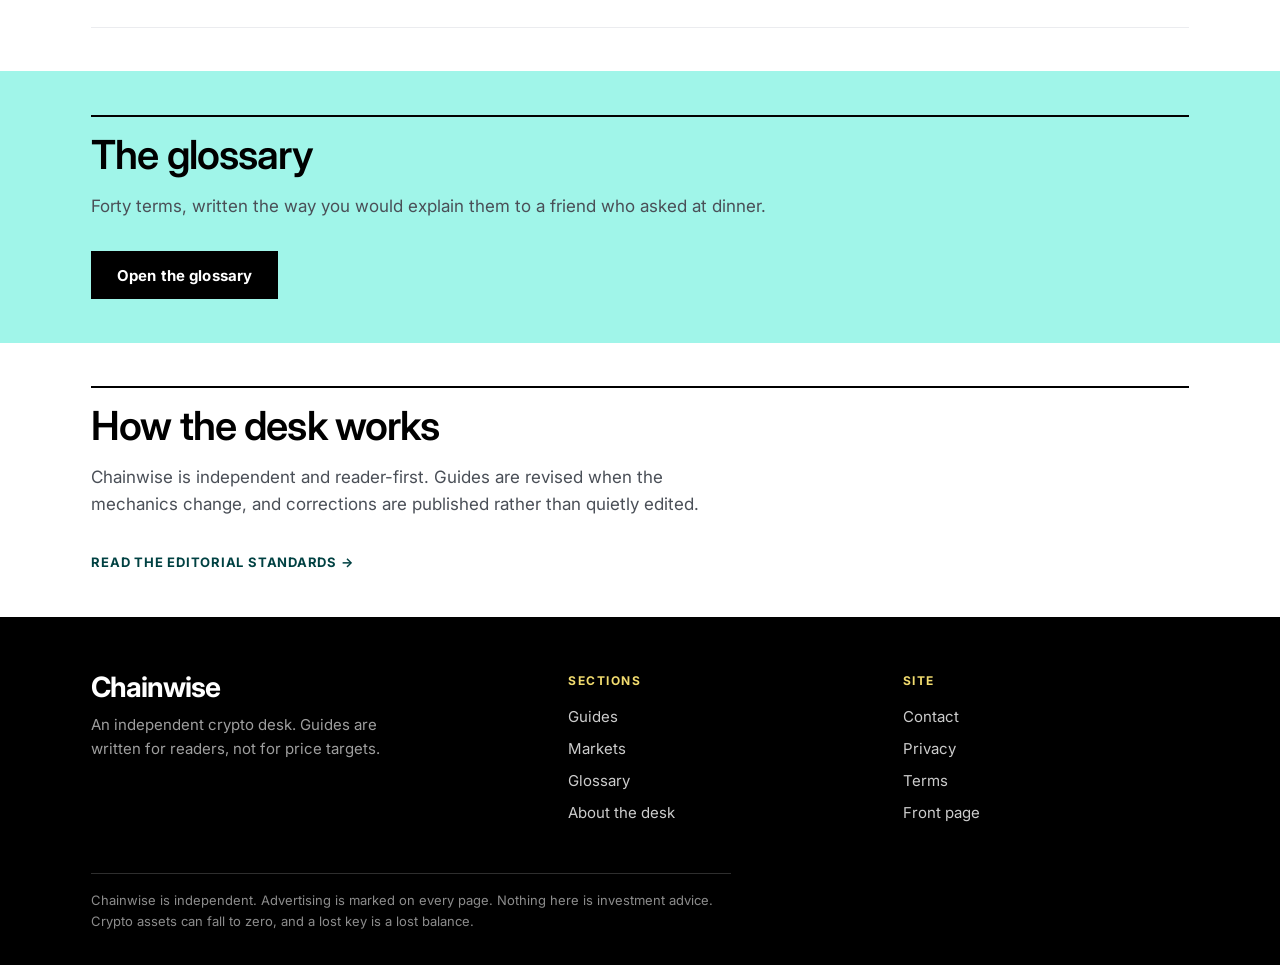
<file: learn.html>
<!doctype html>
<html lang="en">
<head>
  <meta charset="utf-8">
  <meta name="viewport" content="width=device-width, initial-scale=1">
  <title>Guides, Chainwise</title>
  <meta name="description" content="Every Chainwise guide in one place: bitcoin, blockchains, custody, the market and the scams worth knowing.">
  <meta name="theme-color" content="#000000">
  <link rel="icon" href="data:image/svg+xml,%3Csvg xmlns='http://www.w3.org/2000/svg' viewBox='0 0 64 64'%3E%3Crect width='64' height='64' fill='%23004142'/%3E%3Ctext x='32' y='45' text-anchor='middle' font-family='Helvetica,Arial,sans-serif' font-size='38' font-weight='700' fill='%23F2DC6F'%3EC%3C/text%3E%3C/svg%3E">
  <meta name="profiton-domain-verification" content="e95c9ff57c43ef7f27b93172f4b1ba4f611fa2ead5712ec9dd052ca87fd2babe">
  <meta property="og:title" content="Guides, Chainwise">
  <meta property="og:type" content="website">
  <link rel="preconnect" href="https://fonts.googleapis.com">
  <link rel="preconnect" href="https://fonts.gstatic.com" crossorigin>
  <link rel="stylesheet" href="https://fonts.googleapis.com/css2?family=Inter:wght@400;500;600;700&display=swap">
  <link rel="stylesheet" href="styles.css">
</head>
<body>

<a class="skip" href="#main">Skip to content</a>

<header class="masthead">
  <div class="wrap masthead__bar">
    <p><time datetime="2026-11-09">Monday, 9 November 2026</time></p>
    <p>A working guide, not a price feed</p>
    <p>Independent desk. Advertising is marked.</p>
  </div>
  <div class="wrap masthead__main">
    <a class="wordmark" href="index.html">Chainwise<span class="wordmark__dot">.</span></a>
    <nav class="nav" aria-label="Sections">
      <a href="learn.html" aria-current="page">Guides</a>
      <a href="learn.html#markets">Markets</a>
      <a href="glossary.html">Glossary</a>
      <a href="about.html">About</a>
      <a class="nav__cta" href="what-is-bitcoin.html">Start here</a>
    </nav>
  </div>
</header>

<section class="ad" data-band="top" hidden aria-label="Advertisement">
  <div class="wrap ad__inner">
    <p class="ad__label">Advertisement</p>
    <div class="ad-slot" data-slot="top" data-size="leaderboard"></div>
  </div>
</section>

<main id="main">
  <div class="wrap">
    <header class="article-head">
      <h1>All guides</h1>
      <p class="article-head__stand">Five guides and a glossary. Start at the top, or jump to your question.</p>
      <p class="byline">Updated <time datetime="2026-11-09">9 November 2026</time></p>
    </header>
  </div>

  <section class="band band--tight wrap" aria-labelledby="start-title">
    <h2 class="section-head" id="start-title">Start here</h2>
    <p class="section-dek">The three pieces that make the rest of the site readable.</p>
    <ol class="stories">
      <li class="story">
        <div>
          <h3 class="story__title"><a href="what-is-bitcoin.html">What bitcoin is, and is not</a></h3>
          <p class="story__dek">The ledger, the fixed supply, how a payment settles, and the four claims the network never makes.</p>
        </div>
        <p class="story__date"><time datetime="2026-11-09">9 Nov 2026</time></p>
      </li>
      <li class="story">
        <div>
          <h3 class="story__title"><a href="how-blockchains-work.html">How a block is sealed</a></h3>
          <p class="story__dek">Hashes, previous hashes, nonces, difficulty, and what it costs to rewrite a week of history.</p>
        </div>
        <p class="story__date"><time datetime="2026-11-06">6 Nov 2026</time></p>
      </li>
      <li class="story">
        <div>
          <h3 class="story__title"><a href="wallets-and-self-custody.html">Keys, seeds and the cost of custody</a></h3>
          <p class="story__dek">What a wallet stores, how recovery works, where self-custody beats an exchange, and where it does not.</p>
        </div>
        <p class="story__date"><time datetime="2026-11-05">5 Nov 2026</time></p>
      </li>
    </ol>
  </section>

  <section class="ad" data-band="mid" hidden aria-label="Advertisement">
    <div class="wrap ad__inner">
      <p class="ad__label">Advertisement</p>
      <div class="ad-slot" data-slot="mid" data-size="rectangle"></div>
    </div>
  </section>

  <section class="band band--tight wrap" aria-labelledby="markets-guides-title" id="markets">
    <h2 class="section-head" id="markets-guides-title">Markets</h2>
    <p class="section-dek">How a price is made, and what the number on the screen leaves out.</p>
    <ol class="stories">
      <li class="story">
        <div>
          <h3 class="story__title"><a href="reading-the-market.html">Order books, spreads and liquidity</a></h3>
          <p class="story__dek">Depth, slippage, market cap against fully diluted supply, perpetual funding and forced liquidation.</p>
        </div>
        <p class="story__date"><time datetime="2026-11-03">3 Nov 2026</time></p>
      </li>
    </ol>
  </section>

  <section class="band band--tight wrap" aria-labelledby="safety-title">
    <h2 class="section-head" id="safety-title">Using it safely</h2>
    <p class="section-dek">The failure modes are social before they are technical.</p>
    <ol class="stories">
      <li class="story">
        <div>
          <h3 class="story__title"><a href="crypto-scams.html">The scams that keep working</a></h3>
          <p class="story__dek">Pig butchering, fake support, approval exploits, token traps and the second theft that follows the first.</p>
        </div>
        <p class="story__date"><time datetime="2026-11-02">2 Nov 2026</time></p>
      </li>
    </ol>
  </section>

  <section class="band band--paper2" aria-labelledby="glossary-title">
    <div class="wrap">
      <h2 class="section-head" id="glossary-title">The glossary</h2>
      <p class="section-dek measure">Forty terms, written the way you would explain them to a friend who asked at dinner.</p>
      <p><a class="btn btn--ink" href="glossary.html">Open the glossary</a></p>
    </div>
  </section>

  <section class="band band--tight wrap" aria-labelledby="desk-title">
    <h2 class="section-head" id="desk-title">How the desk works</h2>
    <p class="section-dek">Chainwise is independent and reader-first. Guides are revised when the mechanics change, and corrections are published rather than quietly edited.</p>
    <p><a class="kicker-link" href="about.html">Read the editorial standards</a></p>
  </section>

  <section class="ad" data-band="bottom" hidden aria-label="Advertisement">
    <div class="wrap ad__inner">
      <p class="ad__label">Advertisement</p>
      <div class="ad-slot" data-slot="bottom" data-size="leaderboard"></div>
    </div>
  </section>
</main>

<footer class="colophon">
  <div class="wrap colophon__grid">
    <div>
      <p class="colophon__mark">Chainwise</p>
      <p class="colophon__line">An independent crypto desk. Guides are written for readers, not for price targets.</p>
    </div>
    <nav aria-label="Sections">
      <h2>Sections</h2>
      <ul>
        <li><a href="learn.html">Guides</a></li>
        <li><a href="learn.html#markets">Markets</a></li>
        <li><a href="glossary.html">Glossary</a></li>
        <li><a href="about.html">About the desk</a></li>
      </ul>
    </nav>
    <nav aria-label="Site">
      <h2>Site</h2>
      <ul>
        <li><a href="contact.html">Contact</a></li>
        <li><a href="privacy.html">Privacy</a></li>
        <li><a href="terms.html">Terms</a></li>
        <li><a href="index.html">Front page</a></li>
      </ul>
    </nav>
    <p class="colophon__note">Chainwise is independent. Advertising is marked on every page. Nothing here is investment advice. Crypto assets can fall to zero, and a lost key is a lost balance.</p>
  </div>
</footer>

<div class="anchor" id="anchor-ad" hidden>
  <button class="anchor__close" id="anchor-close" type="button" aria-label="Close advertisement">×</button>
  <div class="anchor__inner">
    <div class="ad-slot" id="anchor-slot" data-slot="anchor" data-size="anchor"></div>
  </div>
</div>

<div class="ad-slot ad-slot-hidden" data-slot="native" aria-hidden="true"></div>
<div class="ad-slot ad-slot-hidden" data-slot="pop" aria-hidden="true"></div>
<div class="ad-slot ad-slot-hidden" data-slot="social" aria-hidden="true"></div>

<script src="ads.js"></script>
<script src="site.js"></script>
<!-- Cointraffic: unified code (loads every format activated for this site) -->
<script async src="https://appsha-prm.ctengine.io/js/script.js?wkey=IxxqwRdPne"></script>
</body>
</html>
</file>
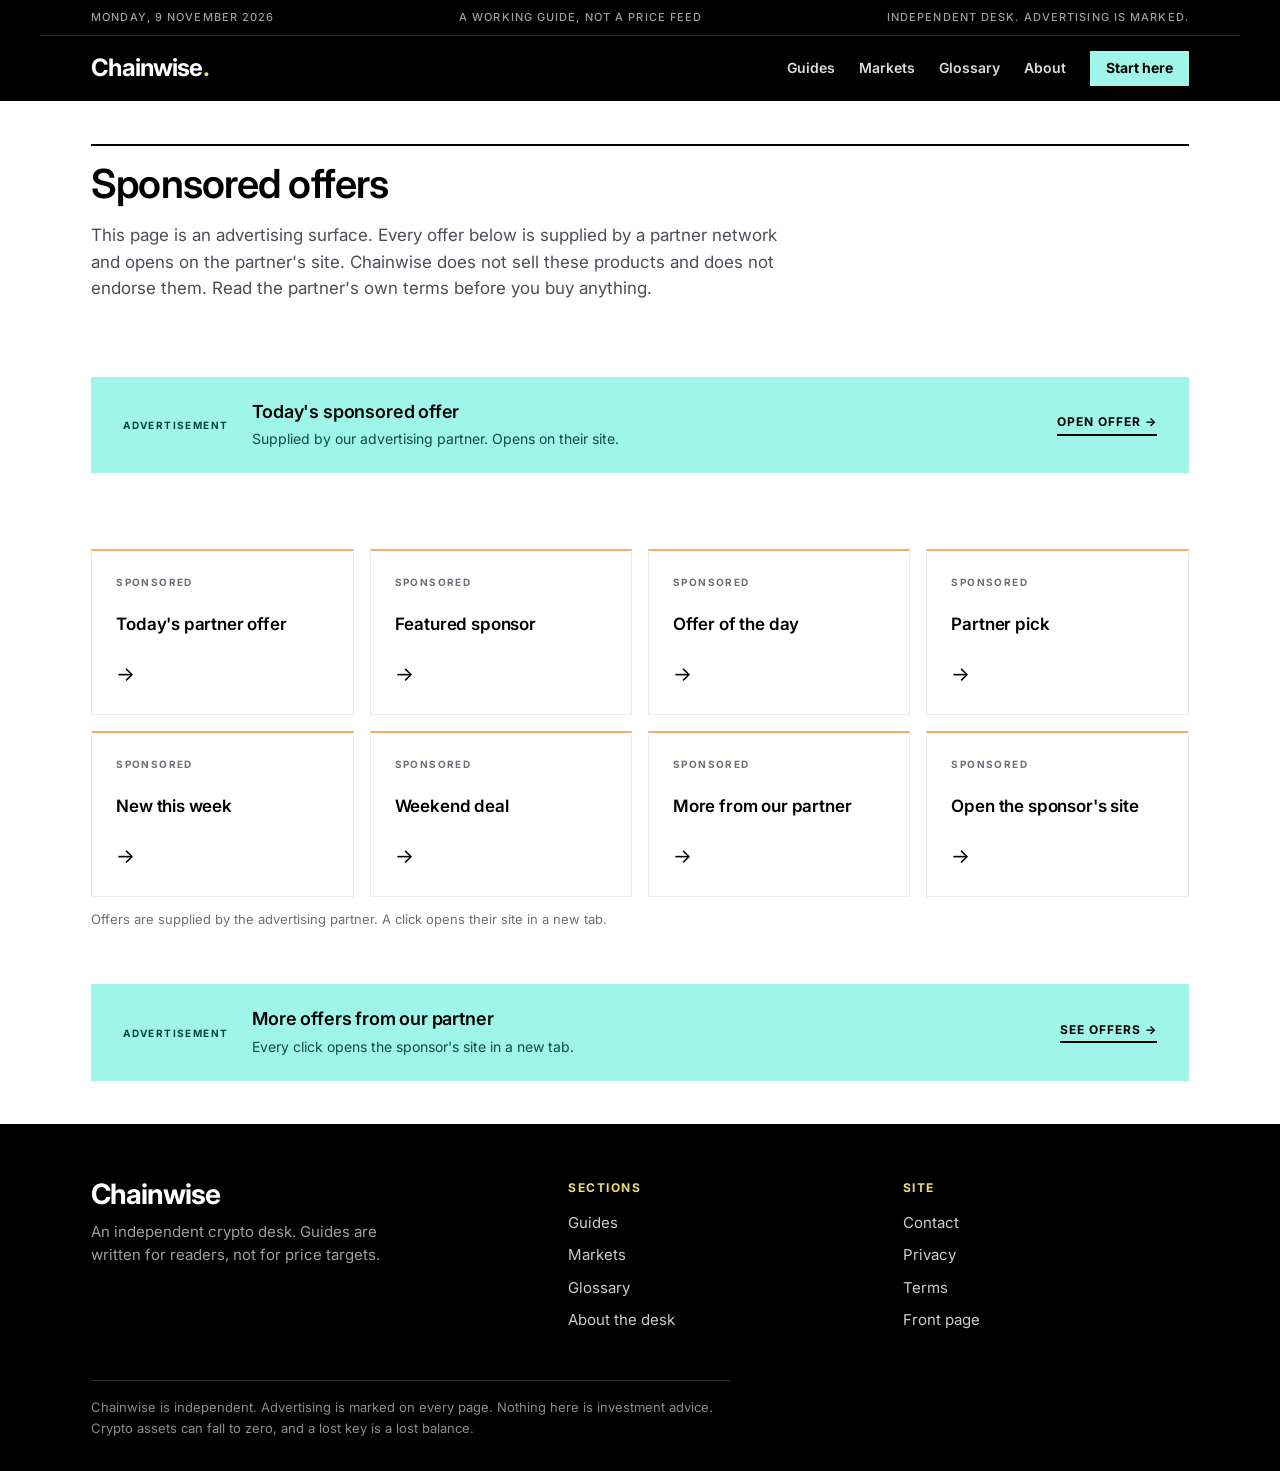
<file: monetag.html>
<!doctype html>
<html lang="en">
<head>
  <meta charset="utf-8">
  <meta name="viewport" content="width=device-width, initial-scale=1">
  <title>Sponsored offers, Chainwise</title>
  <meta name="description" content="A Chainwise advertising page: sponsored offers from our partner network.">
  <meta name="theme-color" content="#000000">
  <link rel="icon" href="data:image/svg+xml,%3Csvg xmlns='http://www.w3.org/2000/svg' viewBox='0 0 64 64'%3E%3Crect width='64' height='64' fill='%23004142'/%3E%3Ctext x='32' y='45' text-anchor='middle' font-family='Helvetica,Arial,sans-serif' font-size='38' font-weight='700' fill='%23F2DC6F'%3EC%3C/text%3E%3C/svg%3E">
  <meta name="robots" content="noindex, nofollow">
  <meta name="monetag" content="f4abe85b2963045eeecfe285f434191b">
  <link rel="preconnect" href="https://fonts.googleapis.com">
  <link rel="preconnect" href="https://fonts.gstatic.com" crossorigin>
  <link rel="stylesheet" href="https://fonts.googleapis.com/css2?family=Inter:wght@400;500;600;700&display=swap">
  <link rel="stylesheet" href="styles.css">
</head>
<body>

<a class="skip" href="#main">Skip to content</a>

<header class="masthead">
  <div class="wrap masthead__bar">
    <p><time datetime="2026-11-09">Monday, 9 November 2026</time></p>
    <p>A working guide, not a price feed</p>
    <p>Independent desk. Advertising is marked.</p>
  </div>
  <div class="wrap masthead__main">
    <a class="wordmark" href="index.html">Chainwise<span class="wordmark__dot">.</span></a>
    <nav class="nav" aria-label="Sections">
      <a href="learn.html">Guides</a>
      <a href="learn.html#markets">Markets</a>
      <a href="glossary.html">Glossary</a>
      <a href="about.html">About</a>
      <a class="nav__cta" href="what-is-bitcoin.html">Start here</a>
    </nav>
  </div>
</header>

<main id="main">

  <section class="band band--tight wrap">
    <h1 class="section-head">Sponsored offers</h1>
    <p class="section-dek measure">This page is an advertising surface. Every offer below is supplied by a partner network and opens on the partner's site. Chainwise does not sell these products and does not endorse them. Read the partner's own terms before you buy anything.</p>
  </section>

  <section class="band band--tight band--join wrap" aria-label="Advertisement">
    <a class="promo" href="https://uplcm.com/4/12224273" target="_blank" rel="sponsored noopener nofollow">
      <span class="promo__tag">Advertisement</span>
      <span class="promo__body">
        <span class="promo__title">Today's sponsored offer</span>
        <span class="promo__dek">Supplied by our advertising partner. Opens on their site.</span>
      </span>
      <span class="promo__cta">Open offer &rarr;</span>
    </a>
  </section>

  <section class="band band--tight band--join wrap" aria-label="Sponsored offers">
    <div class="offer-wall">

      <a class="offer-card" href="https://uplcm.com/4/12224273" target="_blank" rel="sponsored noopener nofollow">
        <span class="offer-card__tag">Sponsored</span>
        <span class="offer-card__line">Today's partner offer</span>
        <span class="offer-card__arrow">→</span>
      </a>

      <a class="offer-card" href="https://uplcm.com/4/12224273" target="_blank" rel="sponsored noopener nofollow">
        <span class="offer-card__tag">Sponsored</span>
        <span class="offer-card__line">Featured sponsor</span>
        <span class="offer-card__arrow">→</span>
      </a>

      <a class="offer-card" href="https://uplcm.com/4/12224273" target="_blank" rel="sponsored noopener nofollow">
        <span class="offer-card__tag">Sponsored</span>
        <span class="offer-card__line">Offer of the day</span>
        <span class="offer-card__arrow">→</span>
      </a>

      <a class="offer-card" href="https://uplcm.com/4/12224273" target="_blank" rel="sponsored noopener nofollow">
        <span class="offer-card__tag">Sponsored</span>
        <span class="offer-card__line">Partner pick</span>
        <span class="offer-card__arrow">→</span>
      </a>

      <a class="offer-card" href="https://uplcm.com/4/12224273" target="_blank" rel="sponsored noopener nofollow">
        <span class="offer-card__tag">Sponsored</span>
        <span class="offer-card__line">New this week</span>
        <span class="offer-card__arrow">→</span>
      </a>

      <a class="offer-card" href="https://uplcm.com/4/12224273" target="_blank" rel="sponsored noopener nofollow">
        <span class="offer-card__tag">Sponsored</span>
        <span class="offer-card__line">Weekend deal</span>
        <span class="offer-card__arrow">→</span>
      </a>

      <a class="offer-card" href="https://uplcm.com/4/12224273" target="_blank" rel="sponsored noopener nofollow">
        <span class="offer-card__tag">Sponsored</span>
        <span class="offer-card__line">More from our partner</span>
        <span class="offer-card__arrow">→</span>
      </a>

      <a class="offer-card" href="https://uplcm.com/4/12224273" target="_blank" rel="sponsored noopener nofollow">
        <span class="offer-card__tag">Sponsored</span>
        <span class="offer-card__line">Open the sponsor's site</span>
        <span class="offer-card__arrow">→</span>
      </a>

    </div>
    <p class="ad-note">Offers are supplied by the advertising partner. A click opens their site in a new tab.</p>
  </section>

  <section class="band band--tight band--join wrap" aria-label="Advertisement">
    <a class="promo" href="https://uplcm.com/4/12224273" target="_blank" rel="sponsored noopener nofollow">
      <span class="promo__tag">Advertisement</span>
      <span class="promo__body">
        <span class="promo__title">More offers from our partner</span>
        <span class="promo__dek">Every click opens the sponsor's site in a new tab.</span>
      </span>
      <span class="promo__cta">See offers &rarr;</span>
    </a>
  </section>

</main>

<footer class="colophon">
  <div class="wrap colophon__grid">
    <div>
      <p class="colophon__mark">Chainwise</p>
      <p class="colophon__line">An independent crypto desk. Guides are written for readers, not for price targets.</p>
    </div>
    <nav aria-label="Sections">
      <h2>Sections</h2>
      <ul>
        <li><a href="learn.html">Guides</a></li>
        <li><a href="learn.html#markets">Markets</a></li>
        <li><a href="glossary.html">Glossary</a></li>
        <li><a href="about.html">About the desk</a></li>
      </ul>
    </nav>
    <nav aria-label="Site">
      <h2>Site</h2>
      <ul>
        <li><a href="contact.html">Contact</a></li>
        <li><a href="privacy.html">Privacy</a></li>
        <li><a href="terms.html">Terms</a></li>
        <li><a href="index.html">Front page</a></li>
      </ul>
    </nav>
    <p class="colophon__note">Chainwise is independent. Advertising is marked on every page. Nothing here is investment advice. Crypto assets can fall to zero, and a lost key is a lost balance.</p>
  </div>
</footer>

<!-- Monetag: multitag zone 307882 (popunder, push, vignette, in-page push) -->
<script src="https://quge5.com/88/tag.min.js" data-zone="307882" async data-cfasync="false"></script>
<!-- Monetag: OnClick (popunder) zone 12224255 -->
<script>(function(s){s.dataset.zone='12224255',s.src='https://al5sm.com/tag.min.js'})([document.documentElement, document.body].filter(Boolean).pop().appendChild(document.createElement('script')))</script>
<!-- Monetag: In-Page Push zone 12226779 -->
<script>(function(s){s.dataset.zone='12226779',s.src='https://nap5k.com/tag.min.js'})([document.documentElement, document.body].filter(Boolean).pop().appendChild(document.createElement('script')))</script>

</body>
</html>
</file>
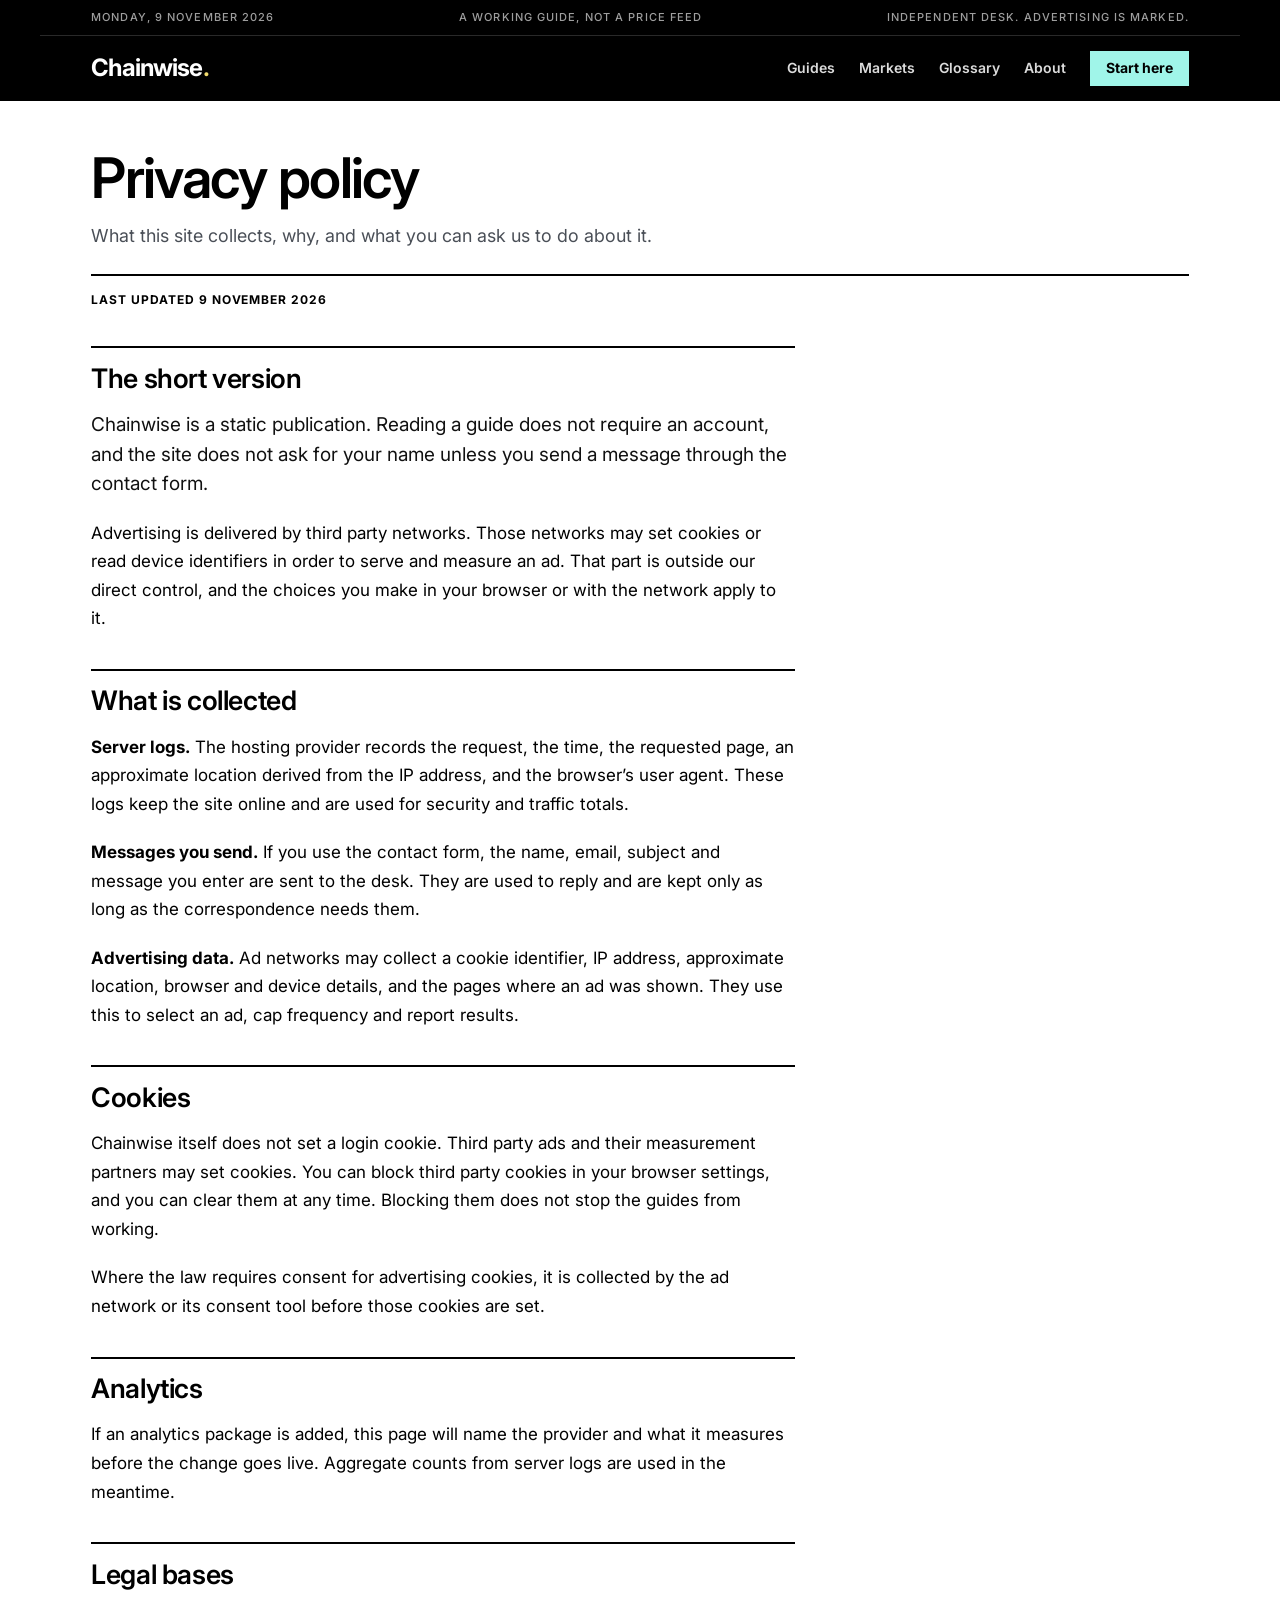
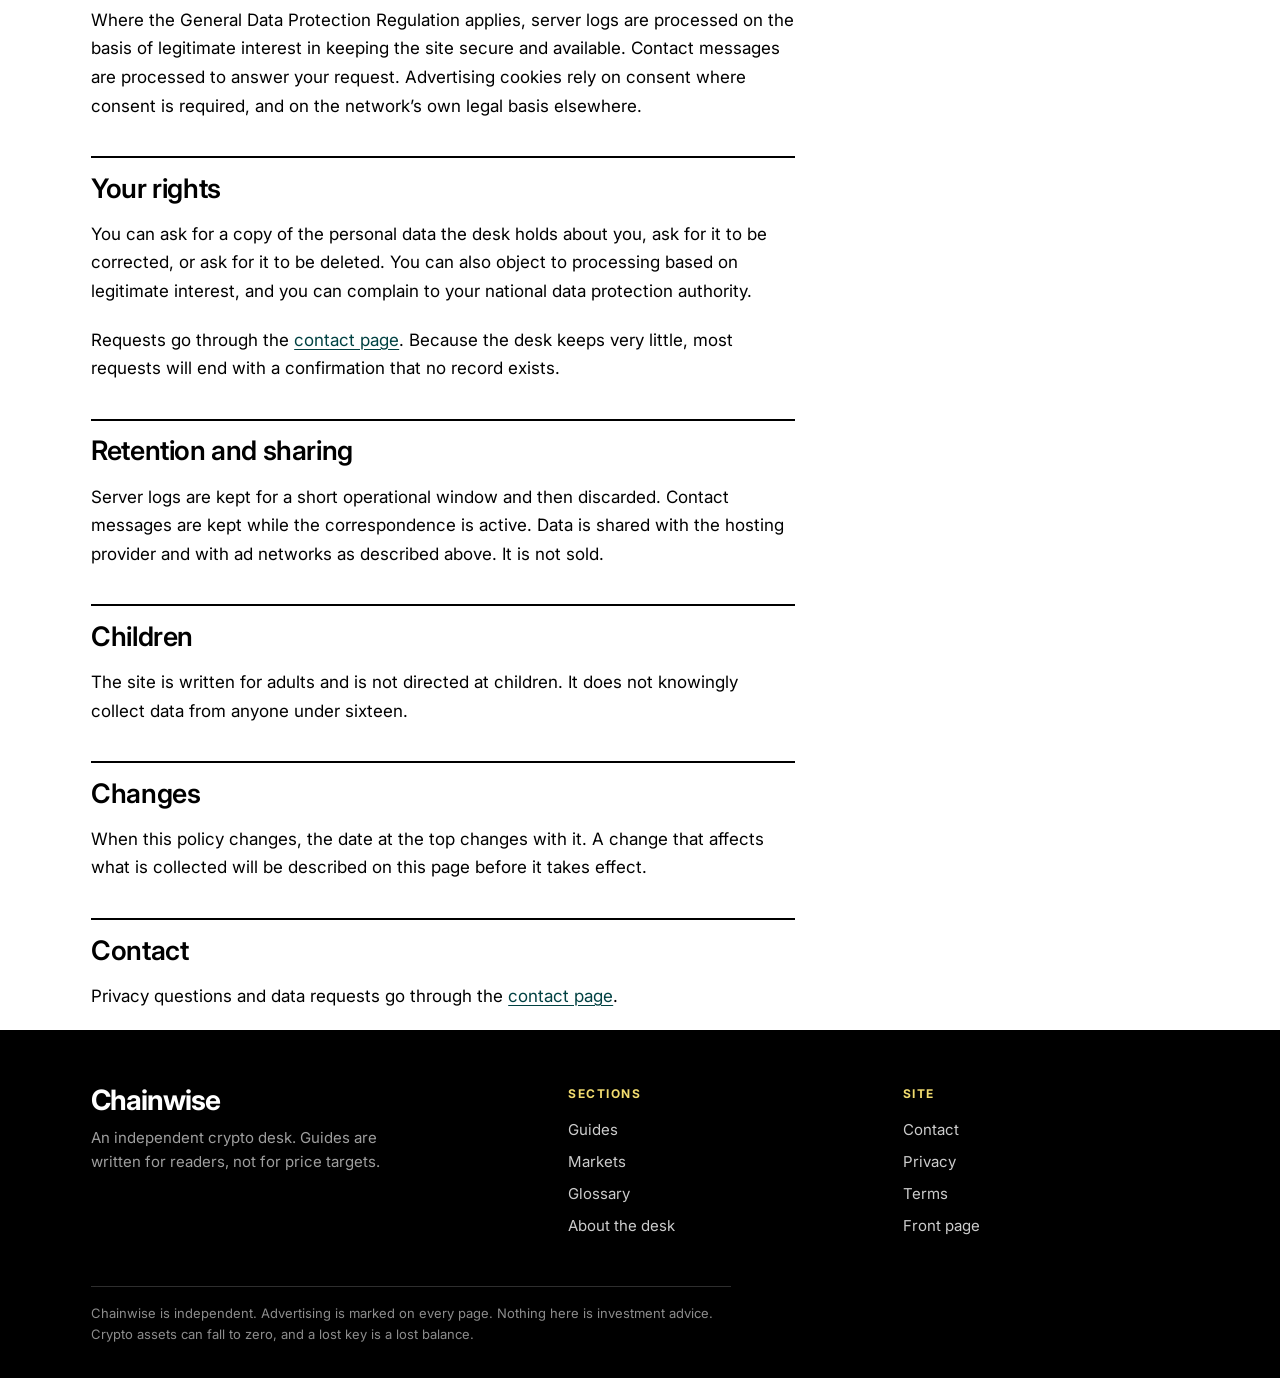
<file: privacy.html>
<!doctype html>
<html lang="en">
<head>
  <meta charset="utf-8">
  <meta name="viewport" content="width=device-width, initial-scale=1">
  <title>Privacy policy, Chainwise</title>
  <meta name="description" content="What Chainwise collects, how advertising cookies work on this site, and the rights you have over your data.">
  <meta name="theme-color" content="#000000">
  <link rel="icon" href="data:image/svg+xml,%3Csvg xmlns='http://www.w3.org/2000/svg' viewBox='0 0 64 64'%3E%3Crect width='64' height='64' fill='%23004142'/%3E%3Ctext x='32' y='45' text-anchor='middle' font-family='Helvetica,Arial,sans-serif' font-size='38' font-weight='700' fill='%23F2DC6F'%3EC%3C/text%3E%3C/svg%3E">
  <meta name="profiton-domain-verification" content="e95c9ff57c43ef7f27b93172f4b1ba4f611fa2ead5712ec9dd052ca87fd2babe">
  <meta name="robots" content="index, follow">
  <link rel="preconnect" href="https://fonts.googleapis.com">
  <link rel="preconnect" href="https://fonts.gstatic.com" crossorigin>
  <link rel="stylesheet" href="https://fonts.googleapis.com/css2?family=Inter:wght@400;500;600;700&display=swap">
  <link rel="stylesheet" href="styles.css">
</head>
<body>

<a class="skip" href="#main">Skip to content</a>

<header class="masthead">
  <div class="wrap masthead__bar">
    <p><time datetime="2026-11-09">Monday, 9 November 2026</time></p>
    <p>A working guide, not a price feed</p>
    <p>Independent desk. Advertising is marked.</p>
  </div>
  <div class="wrap masthead__main">
    <a class="wordmark" href="index.html">Chainwise<span class="wordmark__dot">.</span></a>
    <nav class="nav" aria-label="Sections">
      <a href="learn.html">Guides</a>
      <a href="learn.html#markets">Markets</a>
      <a href="glossary.html">Glossary</a>
      <a href="about.html">About</a>
      <a class="nav__cta" href="what-is-bitcoin.html">Start here</a>
    </nav>
  </div>
</header>

<main id="main">
  <div class="wrap">
    <header class="article-head">
      <h1>Privacy policy</h1>
      <p class="article-head__stand">What this site collects, why, and what you can ask us to do about it.</p>
      <p class="byline">Last updated <time datetime="2026-11-09">9 November 2026</time></p>
    </header>

    <article class="article-body measure">
      <h2>The short version</h2>

      <p>Chainwise is a static publication. Reading a guide does not require an account, and the site does not ask for your name unless you send a message through the contact form.</p>

      <p>Advertising is delivered by third party networks. Those networks may set cookies or read device identifiers in order to serve and measure an ad. That part is outside our direct control, and the choices you make in your browser or with the network apply to it.</p>

      <h2>What is collected</h2>

      <p><strong>Server logs.</strong> The hosting provider records the request, the time, the requested page, an approximate location derived from the IP address, and the browser’s user agent. These logs keep the site online and are used for security and traffic totals.</p>

      <p><strong>Messages you send.</strong> If you use the contact form, the name, email, subject and message you enter are sent to the desk. They are used to reply and are kept only as long as the correspondence needs them.</p>

      <p><strong>Advertising data.</strong> Ad networks may collect a cookie identifier, IP address, approximate location, browser and device details, and the pages where an ad was shown. They use this to select an ad, cap frequency and report results.</p>

      <h2>Cookies</h2>

      <p>Chainwise itself does not set a login cookie. Third party ads and their measurement partners may set cookies. You can block third party cookies in your browser settings, and you can clear them at any time. Blocking them does not stop the guides from working.</p>

      <p>Where the law requires consent for advertising cookies, it is collected by the ad network or its consent tool before those cookies are set.</p>

      <h2>Analytics</h2>

      <p>If an analytics package is added, this page will name the provider and what it measures before the change goes live. Aggregate counts from server logs are used in the meantime.</p>

      <h2>Legal bases</h2>

      <p>Where the General Data Protection Regulation applies, server logs are processed on the basis of legitimate interest in keeping the site secure and available. Contact messages are processed to answer your request. Advertising cookies rely on consent where consent is required, and on the network’s own legal basis elsewhere.</p>

      <h2>Your rights</h2>

      <p>You can ask for a copy of the personal data the desk holds about you, ask for it to be corrected, or ask for it to be deleted. You can also object to processing based on legitimate interest, and you can complain to your national data protection authority.</p>

      <p>Requests go through the <a href="contact.html">contact page</a>. Because the desk keeps very little, most requests will end with a confirmation that no record exists.</p>

      <h2>Retention and sharing</h2>

      <p>Server logs are kept for a short operational window and then discarded. Contact messages are kept while the correspondence is active. Data is shared with the hosting provider and with ad networks as described above. It is not sold.</p>

      <h2>Children</h2>

      <p>The site is written for adults and is not directed at children. It does not knowingly collect data from anyone under sixteen.</p>

      <h2>Changes</h2>

      <p>When this policy changes, the date at the top changes with it. A change that affects what is collected will be described on this page before it takes effect.</p>

      <h2>Contact</h2>

      <p>Privacy questions and data requests go through the <a href="contact.html">contact page</a>.</p>
    </article>
  </div>

  <section class="ad" data-band="bottom" hidden aria-label="Advertisement">
    <div class="wrap ad__inner">
      <p class="ad__label">Advertisement</p>
      <div class="ad-slot" data-slot="bottom" data-size="leaderboard"></div>
    </div>
  </section>
</main>

<footer class="colophon">
  <div class="wrap colophon__grid">
    <div>
      <p class="colophon__mark">Chainwise</p>
      <p class="colophon__line">An independent crypto desk. Guides are written for readers, not for price targets.</p>
    </div>
    <nav aria-label="Sections">
      <h2>Sections</h2>
      <ul>
        <li><a href="learn.html">Guides</a></li>
        <li><a href="learn.html#markets">Markets</a></li>
        <li><a href="glossary.html">Glossary</a></li>
        <li><a href="about.html">About the desk</a></li>
      </ul>
    </nav>
    <nav aria-label="Site">
      <h2>Site</h2>
      <ul>
        <li><a href="contact.html">Contact</a></li>
        <li><a href="privacy.html">Privacy</a></li>
        <li><a href="terms.html">Terms</a></li>
        <li><a href="index.html">Front page</a></li>
      </ul>
    </nav>
    <p class="colophon__note">Chainwise is independent. Advertising is marked on every page. Nothing here is investment advice. Crypto assets can fall to zero, and a lost key is a lost balance.</p>
  </div>
</footer>

<div class="anchor" id="anchor-ad" hidden>
  <button class="anchor__close" id="anchor-close" type="button" aria-label="Close advertisement">×</button>
  <div class="anchor__inner">
    <div class="ad-slot" id="anchor-slot" data-slot="anchor" data-size="anchor"></div>
  </div>
</div>

<div class="ad-slot ad-slot-hidden" data-slot="native" aria-hidden="true"></div>
<div class="ad-slot ad-slot-hidden" data-slot="pop" aria-hidden="true"></div>
<div class="ad-slot ad-slot-hidden" data-slot="social" aria-hidden="true"></div>

<script src="ads.js"></script>
<script src="site.js"></script>
<!-- Cointraffic: unified code (loads every format activated for this site) -->
<script async src="https://appsha-prm.ctengine.io/js/script.js?wkey=IxxqwRdPne"></script>
</body>
</html>
</file>
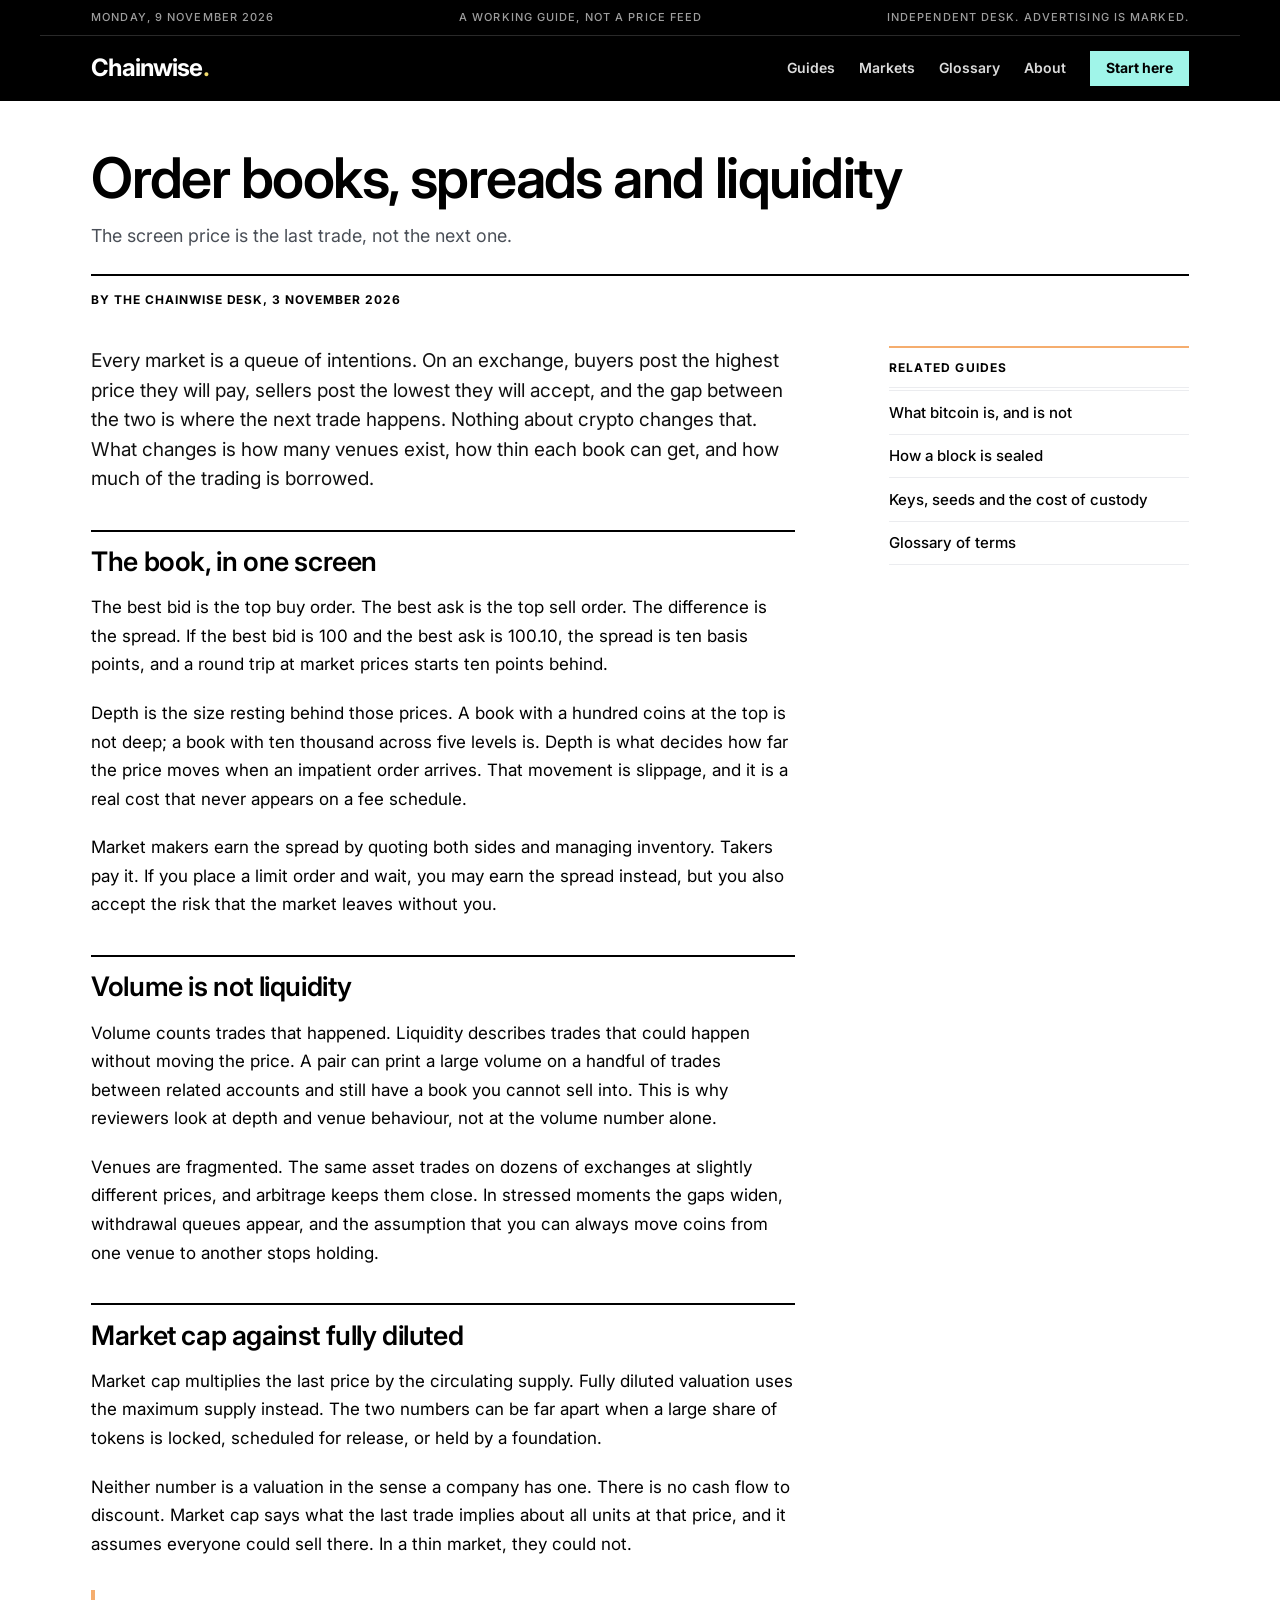
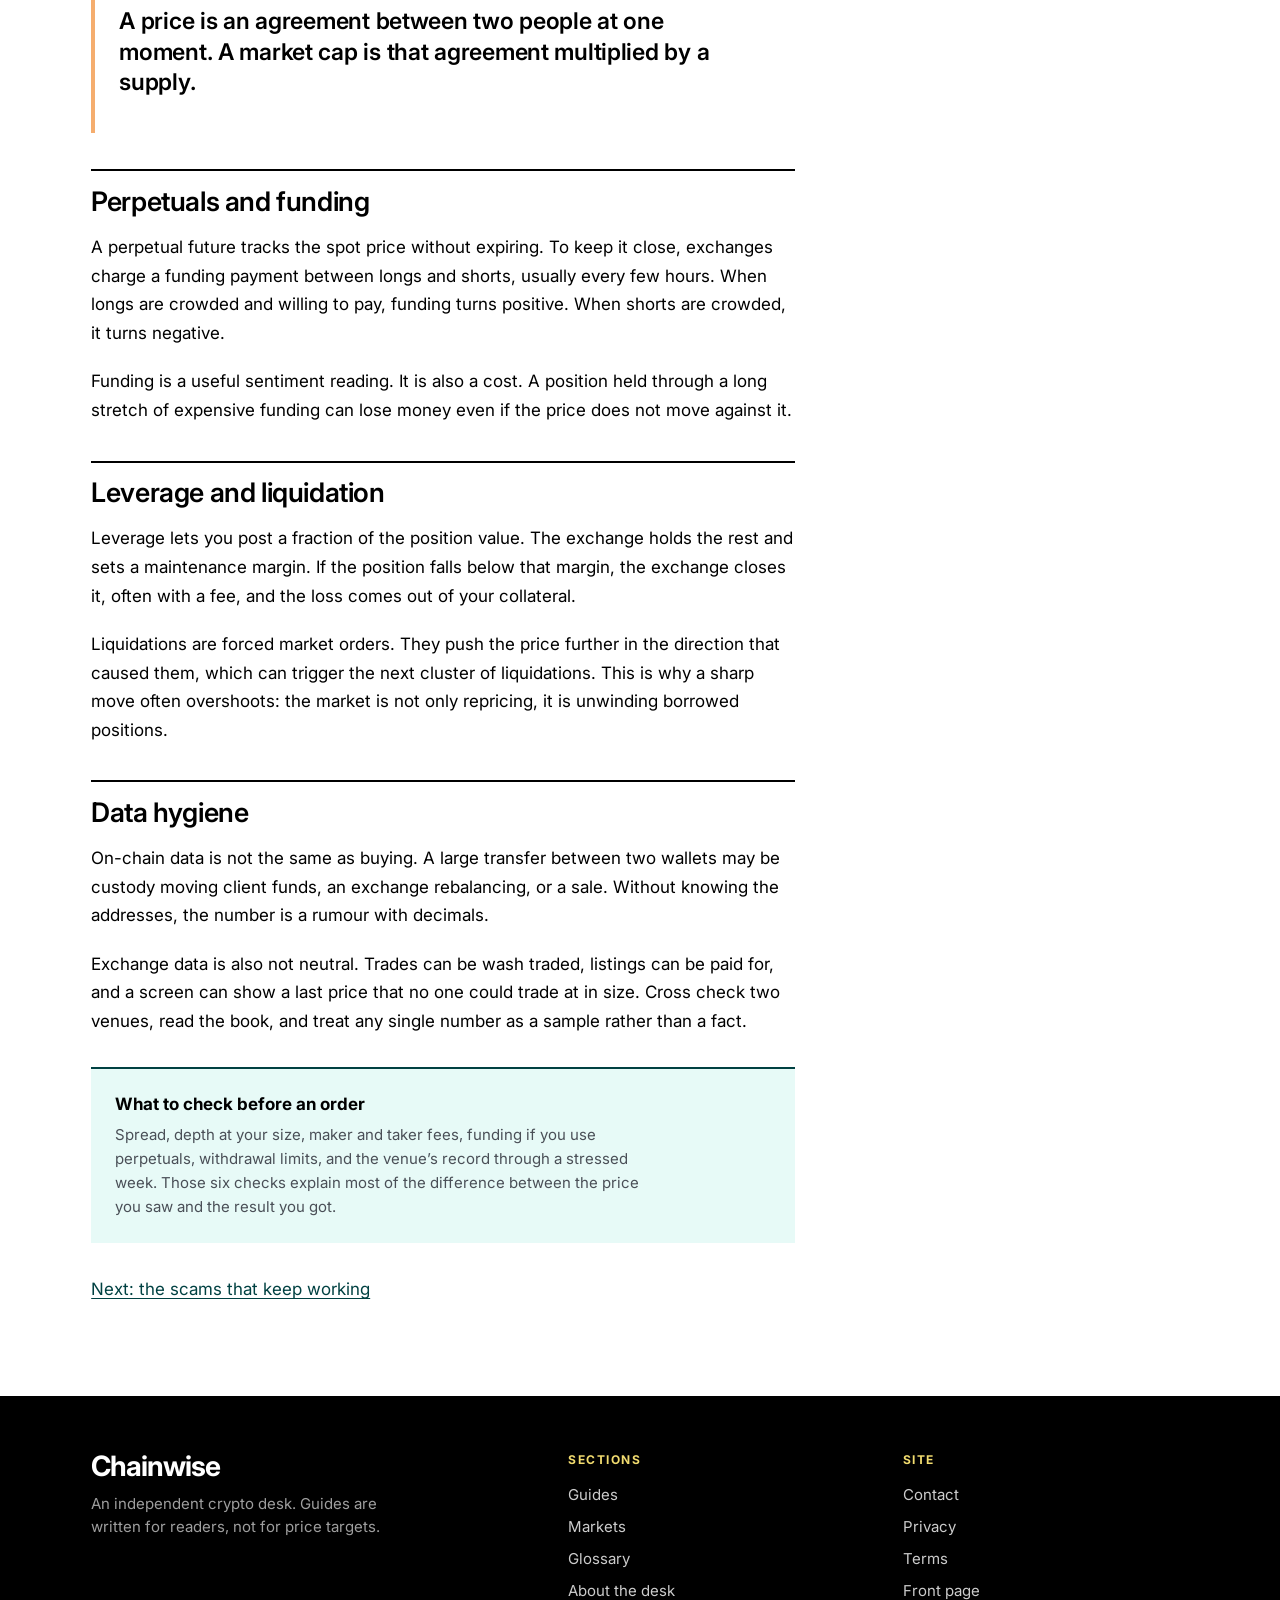
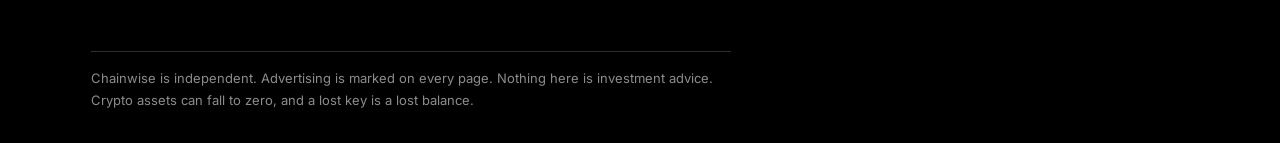
<file: reading-the-market.html>
<!doctype html>
<html lang="en">
<head>
  <meta charset="utf-8">
  <meta name="viewport" content="width=device-width, initial-scale=1">
  <title>Order books, spreads and liquidity, Chainwise</title>
  <meta name="description" content="How a crypto price is actually made: order books, spreads, slippage, market cap against fully diluted supply, perpetual funding and liquidation.">
  <meta name="theme-color" content="#000000">
  <link rel="icon" href="data:image/svg+xml,%3Csvg xmlns='http://www.w3.org/2000/svg' viewBox='0 0 64 64'%3E%3Crect width='64' height='64' fill='%23004142'/%3E%3Ctext x='32' y='45' text-anchor='middle' font-family='Helvetica,Arial,sans-serif' font-size='38' font-weight='700' fill='%23F2DC6F'%3EC%3C/text%3E%3C/svg%3E">
  <meta name="profiton-domain-verification" content="e95c9ff57c43ef7f27b93172f4b1ba4f611fa2ead5712ec9dd052ca87fd2babe">
  <meta property="og:title" content="Order books, spreads and liquidity">
  <meta property="og:type" content="article">
  <link rel="preconnect" href="https://fonts.googleapis.com">
  <link rel="preconnect" href="https://fonts.gstatic.com" crossorigin>
  <link rel="stylesheet" href="https://fonts.googleapis.com/css2?family=Inter:wght@400;500;600;700&display=swap">
  <link rel="stylesheet" href="styles.css">
</head>
<body>

<a class="skip" href="#main">Skip to content</a>

<header class="masthead">
  <div class="wrap masthead__bar">
    <p><time datetime="2026-11-09">Monday, 9 November 2026</time></p>
    <p>A working guide, not a price feed</p>
    <p>Independent desk. Advertising is marked.</p>
  </div>
  <div class="wrap masthead__main">
    <a class="wordmark" href="index.html">Chainwise<span class="wordmark__dot">.</span></a>
    <nav class="nav" aria-label="Sections">
      <a href="learn.html">Guides</a>
      <a href="learn.html#markets">Markets</a>
      <a href="glossary.html">Glossary</a>
      <a href="about.html">About</a>
      <a class="nav__cta" href="what-is-bitcoin.html">Start here</a>
    </nav>
  </div>
</header>

<section class="ad" data-band="top" hidden aria-label="Advertisement">
  <div class="wrap ad__inner">
    <p class="ad__label">Advertisement</p>
    <div class="ad-slot" data-slot="top" data-size="leaderboard"></div>
  </div>
</section>

<main id="main">
  <div class="wrap">
    <header class="article-head">
      <h1>Order books, spreads and liquidity</h1>
      <p class="article-head__stand">The screen price is the last trade, not the next one.</p>
      <p class="byline">By the Chainwise desk, <time datetime="2026-11-03">3 November 2026</time></p>
    </header>

    <div class="article-layout">
      <article class="article-body">
        <p>Every market is a queue of intentions. On an exchange, buyers post the highest price they will pay, sellers post the lowest they will accept, and the gap between the two is where the next trade happens. Nothing about crypto changes that. What changes is how many venues exist, how thin each book can get, and how much of the trading is borrowed.</p>

        <h2>The book, in one screen</h2>

        <p>The best bid is the top buy order. The best ask is the top sell order. The difference is the spread. If the best bid is 100 and the best ask is 100.10, the spread is ten basis points, and a round trip at market prices starts ten points behind.</p>

        <p>Depth is the size resting behind those prices. A book with a hundred coins at the top is not deep; a book with ten thousand across five levels is. Depth is what decides how far the price moves when an impatient order arrives. That movement is slippage, and it is a real cost that never appears on a fee schedule.</p>

        <p>Market makers earn the spread by quoting both sides and managing inventory. Takers pay it. If you place a limit order and wait, you may earn the spread instead, but you also accept the risk that the market leaves without you.</p>

        <h2>Volume is not liquidity</h2>

        <p>Volume counts trades that happened. Liquidity describes trades that could happen without moving the price. A pair can print a large volume on a handful of trades between related accounts and still have a book you cannot sell into. This is why reviewers look at depth and venue behaviour, not at the volume number alone.</p>

        <p>Venues are fragmented. The same asset trades on dozens of exchanges at slightly different prices, and arbitrage keeps them close. In stressed moments the gaps widen, withdrawal queues appear, and the assumption that you can always move coins from one venue to another stops holding.</p>

        <h2>Market cap against fully diluted</h2>

        <p>Market cap multiplies the last price by the circulating supply. Fully diluted valuation uses the maximum supply instead. The two numbers can be far apart when a large share of tokens is locked, scheduled for release, or held by a foundation.</p>

        <p>Neither number is a valuation in the sense a company has one. There is no cash flow to discount. Market cap says what the last trade implies about all units at that price, and it assumes everyone could sell there. In a thin market, they could not.</p>

        <blockquote>
          <p>A price is an agreement between two people at one moment. A market cap is that agreement multiplied by a supply.</p>
        </blockquote>

        <h2>Perpetuals and funding</h2>

        <p>A perpetual future tracks the spot price without expiring. To keep it close, exchanges charge a funding payment between longs and shorts, usually every few hours. When longs are crowded and willing to pay, funding turns positive. When shorts are crowded, it turns negative.</p>

        <p>Funding is a useful sentiment reading. It is also a cost. A position held through a long stretch of expensive funding can lose money even if the price does not move against it.</p>

        <h2>Leverage and liquidation</h2>

        <p>Leverage lets you post a fraction of the position value. The exchange holds the rest and sets a maintenance margin. If the position falls below that margin, the exchange closes it, often with a fee, and the loss comes out of your collateral.</p>

        <p>Liquidations are forced market orders. They push the price further in the direction that caused them, which can trigger the next cluster of liquidations. This is why a sharp move often overshoots: the market is not only repricing, it is unwinding borrowed positions.</p>

        <h2>Data hygiene</h2>

        <p>On-chain data is not the same as buying. A large transfer between two wallets may be custody moving client funds, an exchange rebalancing, or a sale. Without knowing the addresses, the number is a rumour with decimals.</p>

        <p>Exchange data is also not neutral. Trades can be wash traded, listings can be paid for, and a screen can show a last price that no one could trade at in size. Cross check two venues, read the book, and treat any single number as a sample rather than a fact.</p>

        <div class="note">
          <h2>What to check before an order</h2>
          <p>Spread, depth at your size, maker and taker fees, funding if you use perpetuals, withdrawal limits, and the venue’s record through a stressed week. Those six checks explain most of the difference between the price you saw and the result you got.</p>
        </div>

        <p><a href="crypto-scams.html">Next: the scams that keep working</a></p>
      </article>

      <aside class="rail" aria-label="Sidebar">
        <section class="ad" data-band="side-1" hidden aria-label="Advertisement">
          <div class="ad__inner">
            <p class="ad__label">Advertisement</p>
            <div class="ad-slot" data-slot="side-1" data-size="rectangle"></div>
          </div>
        </section>

        <nav aria-label="Related guides">
          <p class="rail__head">Related guides</p>
          <ul class="related">
            <li><a href="what-is-bitcoin.html">What bitcoin is, and is not</a></li>
            <li><a href="how-blockchains-work.html">How a block is sealed</a></li>
            <li><a href="wallets-and-self-custody.html">Keys, seeds and the cost of custody</a></li>
            <li><a href="glossary.html">Glossary of terms</a></li>
          </ul>
        </nav>

        <section class="ad" data-band="side-2" hidden aria-label="Advertisement">
          <div class="ad__inner">
            <p class="ad__label">Advertisement</p>
            <div class="ad-slot" data-slot="side-2" data-size="rectangle"></div>
          </div>
        </section>
      </aside>
    </div>
  </div>
</main>

<section class="ad" data-band="bottom" hidden aria-label="Advertisement">
  <div class="wrap ad__inner">
    <p class="ad__label">Advertisement</p>
    <div class="ad-slot" data-slot="bottom" data-size="leaderboard"></div>
  </div>
</section>

<footer class="colophon">
  <div class="wrap colophon__grid">
    <div>
      <p class="colophon__mark">Chainwise</p>
      <p class="colophon__line">An independent crypto desk. Guides are written for readers, not for price targets.</p>
    </div>
    <nav aria-label="Sections">
      <h2>Sections</h2>
      <ul>
        <li><a href="learn.html">Guides</a></li>
        <li><a href="learn.html#markets">Markets</a></li>
        <li><a href="glossary.html">Glossary</a></li>
        <li><a href="about.html">About the desk</a></li>
      </ul>
    </nav>
    <nav aria-label="Site">
      <h2>Site</h2>
      <ul>
        <li><a href="contact.html">Contact</a></li>
        <li><a href="privacy.html">Privacy</a></li>
        <li><a href="terms.html">Terms</a></li>
        <li><a href="index.html">Front page</a></li>
      </ul>
    </nav>
    <p class="colophon__note">Chainwise is independent. Advertising is marked on every page. Nothing here is investment advice. Crypto assets can fall to zero, and a lost key is a lost balance.</p>
  </div>
</footer>

<div class="anchor" id="anchor-ad" hidden>
  <button class="anchor__close" id="anchor-close" type="button" aria-label="Close advertisement">×</button>
  <div class="anchor__inner">
    <div class="ad-slot" id="anchor-slot" data-slot="anchor" data-size="anchor"></div>
  </div>
</div>

<div class="ad-slot ad-slot-hidden" data-slot="native" aria-hidden="true"></div>
<div class="ad-slot ad-slot-hidden" data-slot="pop" aria-hidden="true"></div>
<div class="ad-slot ad-slot-hidden" data-slot="social" aria-hidden="true"></div>

<script src="ads.js"></script>
<script src="site.js"></script>
<!-- Cointraffic: unified code (loads every format activated for this site) -->
<script async src="https://appsha-prm.ctengine.io/js/script.js?wkey=IxxqwRdPne"></script>
</body>
</html>
</file>
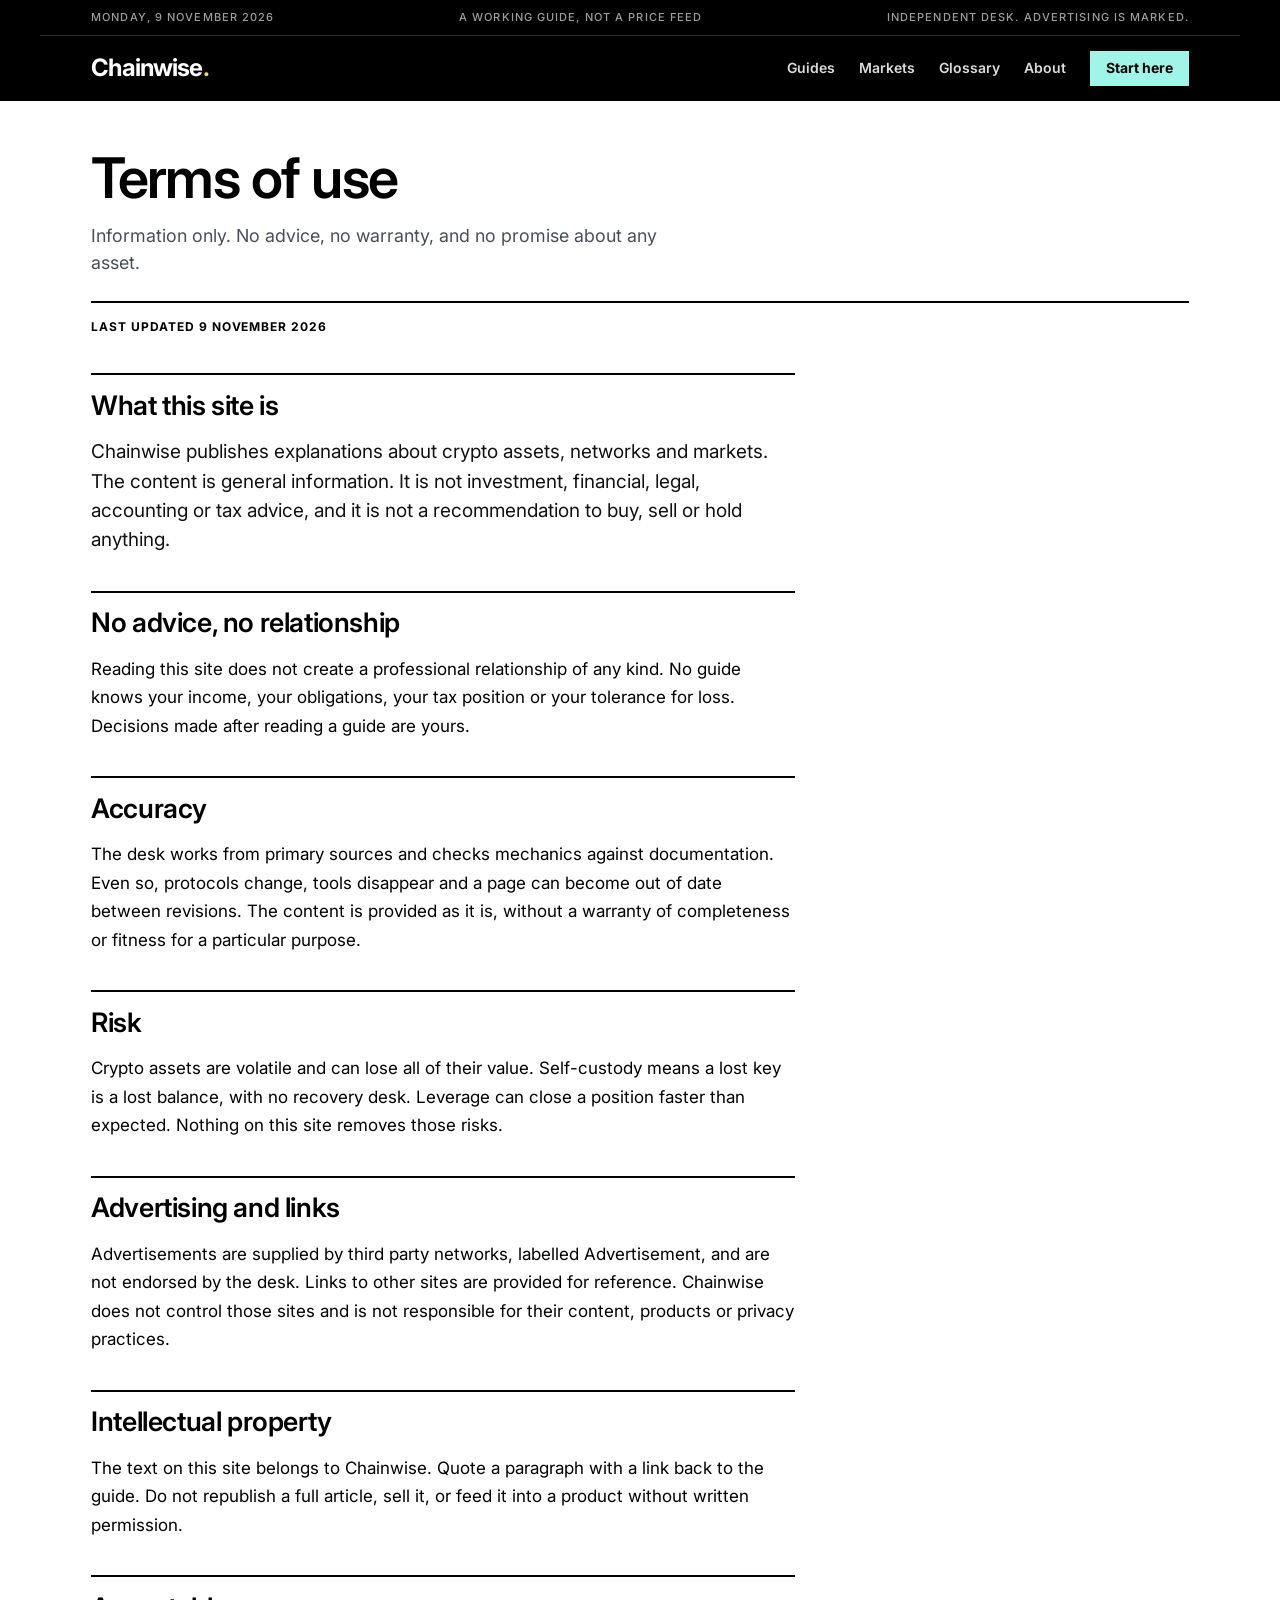
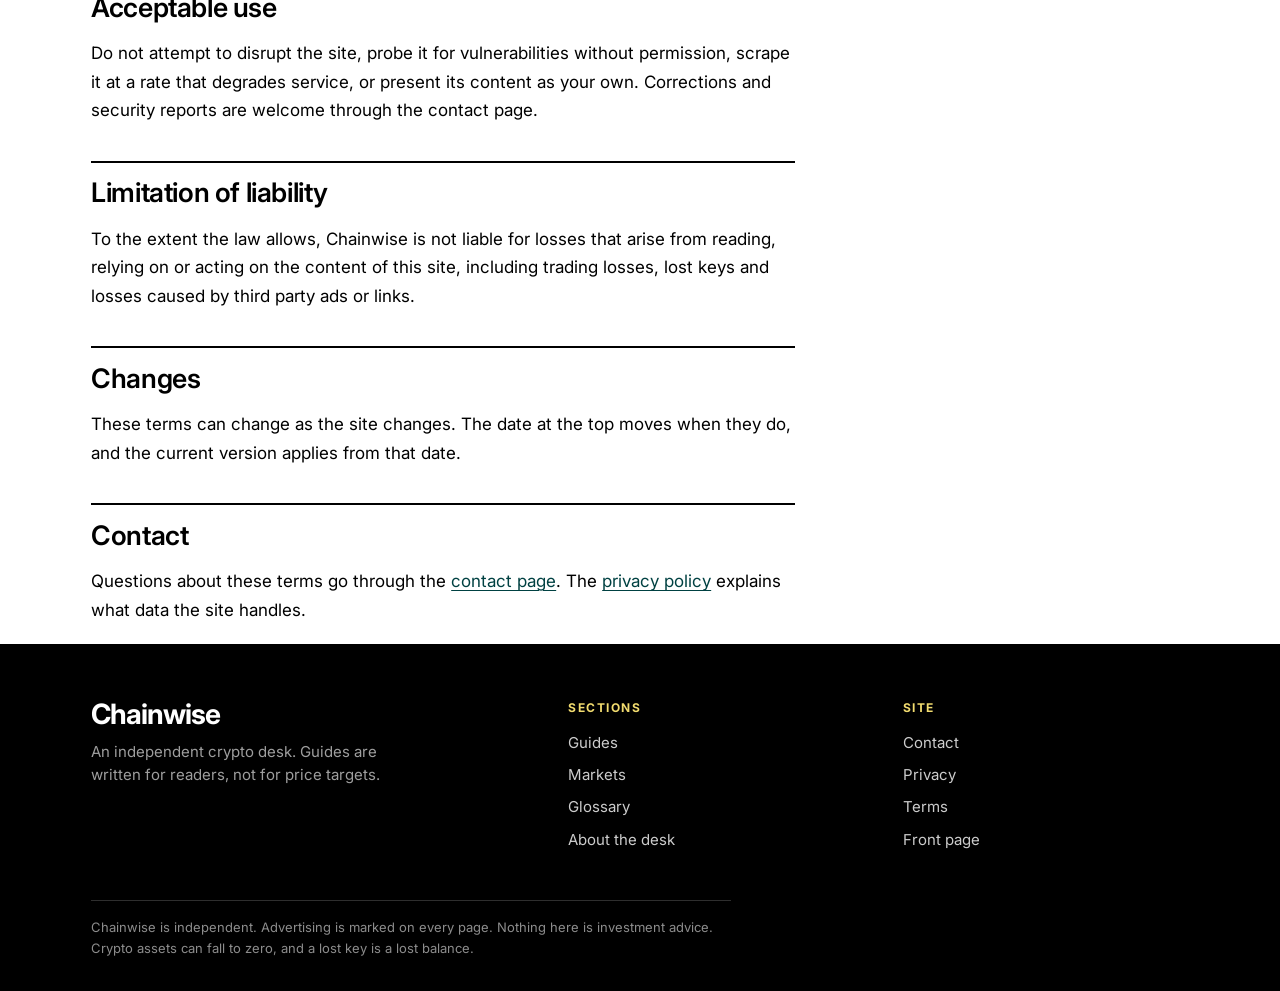
<file: terms.html>
<!doctype html>
<html lang="en">
<head>
  <meta charset="utf-8">
  <meta name="viewport" content="width=device-width, initial-scale=1">
  <title>Terms of use, Chainwise</title>
  <meta name="description" content="The terms that apply to reading and using Chainwise: information only, no advice, no warranty, and how advertising and links are handled.">
  <meta name="theme-color" content="#000000">
  <link rel="icon" href="data:image/svg+xml,%3Csvg xmlns='http://www.w3.org/2000/svg' viewBox='0 0 64 64'%3E%3Crect width='64' height='64' fill='%23004142'/%3E%3Ctext x='32' y='45' text-anchor='middle' font-family='Helvetica,Arial,sans-serif' font-size='38' font-weight='700' fill='%23F2DC6F'%3EC%3C/text%3E%3C/svg%3E">
  <meta name="profiton-domain-verification" content="e95c9ff57c43ef7f27b93172f4b1ba4f611fa2ead5712ec9dd052ca87fd2babe">
  <link rel="preconnect" href="https://fonts.googleapis.com">
  <link rel="preconnect" href="https://fonts.gstatic.com" crossorigin>
  <link rel="stylesheet" href="https://fonts.googleapis.com/css2?family=Inter:wght@400;500;600;700&display=swap">
  <link rel="stylesheet" href="styles.css">
</head>
<body>

<a class="skip" href="#main">Skip to content</a>

<header class="masthead">
  <div class="wrap masthead__bar">
    <p><time datetime="2026-11-09">Monday, 9 November 2026</time></p>
    <p>A working guide, not a price feed</p>
    <p>Independent desk. Advertising is marked.</p>
  </div>
  <div class="wrap masthead__main">
    <a class="wordmark" href="index.html">Chainwise<span class="wordmark__dot">.</span></a>
    <nav class="nav" aria-label="Sections">
      <a href="learn.html">Guides</a>
      <a href="learn.html#markets">Markets</a>
      <a href="glossary.html">Glossary</a>
      <a href="about.html">About</a>
      <a class="nav__cta" href="what-is-bitcoin.html">Start here</a>
    </nav>
  </div>
</header>

<main id="main">
  <div class="wrap">
    <header class="article-head">
      <h1>Terms of use</h1>
      <p class="article-head__stand">Information only. No advice, no warranty, and no promise about any asset.</p>
      <p class="byline">Last updated <time datetime="2026-11-09">9 November 2026</time></p>
    </header>

    <article class="article-body measure">
      <h2>What this site is</h2>

      <p>Chainwise publishes explanations about crypto assets, networks and markets. The content is general information. It is not investment, financial, legal, accounting or tax advice, and it is not a recommendation to buy, sell or hold anything.</p>

      <h2>No advice, no relationship</h2>

      <p>Reading this site does not create a professional relationship of any kind. No guide knows your income, your obligations, your tax position or your tolerance for loss. Decisions made after reading a guide are yours.</p>

      <h2>Accuracy</h2>

      <p>The desk works from primary sources and checks mechanics against documentation. Even so, protocols change, tools disappear and a page can become out of date between revisions. The content is provided as it is, without a warranty of completeness or fitness for a particular purpose.</p>

      <h2>Risk</h2>

      <p>Crypto assets are volatile and can lose all of their value. Self-custody means a lost key is a lost balance, with no recovery desk. Leverage can close a position faster than expected. Nothing on this site removes those risks.</p>

      <h2>Advertising and links</h2>

      <p>Advertisements are supplied by third party networks, labelled Advertisement, and are not endorsed by the desk. Links to other sites are provided for reference. Chainwise does not control those sites and is not responsible for their content, products or privacy practices.</p>

      <h2>Intellectual property</h2>

      <p>The text on this site belongs to Chainwise. Quote a paragraph with a link back to the guide. Do not republish a full article, sell it, or feed it into a product without written permission.</p>

      <h2>Acceptable use</h2>

      <p>Do not attempt to disrupt the site, probe it for vulnerabilities without permission, scrape it at a rate that degrades service, or present its content as your own. Corrections and security reports are welcome through the contact page.</p>

      <h2>Limitation of liability</h2>

      <p>To the extent the law allows, Chainwise is not liable for losses that arise from reading, relying on or acting on the content of this site, including trading losses, lost keys and losses caused by third party ads or links.</p>

      <h2>Changes</h2>

      <p>These terms can change as the site changes. The date at the top moves when they do, and the current version applies from that date.</p>

      <h2>Contact</h2>

      <p>Questions about these terms go through the <a href="contact.html">contact page</a>. The <a href="privacy.html">privacy policy</a> explains what data the site handles.</p>
    </article>
  </div>

  <section class="ad" data-band="bottom" hidden aria-label="Advertisement">
    <div class="wrap ad__inner">
      <p class="ad__label">Advertisement</p>
      <div class="ad-slot" data-slot="bottom" data-size="leaderboard"></div>
    </div>
  </section>
</main>

<footer class="colophon">
  <div class="wrap colophon__grid">
    <div>
      <p class="colophon__mark">Chainwise</p>
      <p class="colophon__line">An independent crypto desk. Guides are written for readers, not for price targets.</p>
    </div>
    <nav aria-label="Sections">
      <h2>Sections</h2>
      <ul>
        <li><a href="learn.html">Guides</a></li>
        <li><a href="learn.html#markets">Markets</a></li>
        <li><a href="glossary.html">Glossary</a></li>
        <li><a href="about.html">About the desk</a></li>
      </ul>
    </nav>
    <nav aria-label="Site">
      <h2>Site</h2>
      <ul>
        <li><a href="contact.html">Contact</a></li>
        <li><a href="privacy.html">Privacy</a></li>
        <li><a href="terms.html">Terms</a></li>
        <li><a href="index.html">Front page</a></li>
      </ul>
    </nav>
    <p class="colophon__note">Chainwise is independent. Advertising is marked on every page. Nothing here is investment advice. Crypto assets can fall to zero, and a lost key is a lost balance.</p>
  </div>
</footer>

<div class="anchor" id="anchor-ad" hidden>
  <button class="anchor__close" id="anchor-close" type="button" aria-label="Close advertisement">×</button>
  <div class="anchor__inner">
    <div class="ad-slot" id="anchor-slot" data-slot="anchor" data-size="anchor"></div>
  </div>
</div>

<div class="ad-slot ad-slot-hidden" data-slot="native" aria-hidden="true"></div>
<div class="ad-slot ad-slot-hidden" data-slot="pop" aria-hidden="true"></div>
<div class="ad-slot ad-slot-hidden" data-slot="social" aria-hidden="true"></div>

<script src="ads.js"></script>
<script src="site.js"></script>
<!-- Cointraffic: unified code (loads every format activated for this site) -->
<script async src="https://appsha-prm.ctengine.io/js/script.js?wkey=IxxqwRdPne"></script>
</body>
</html>
</file>
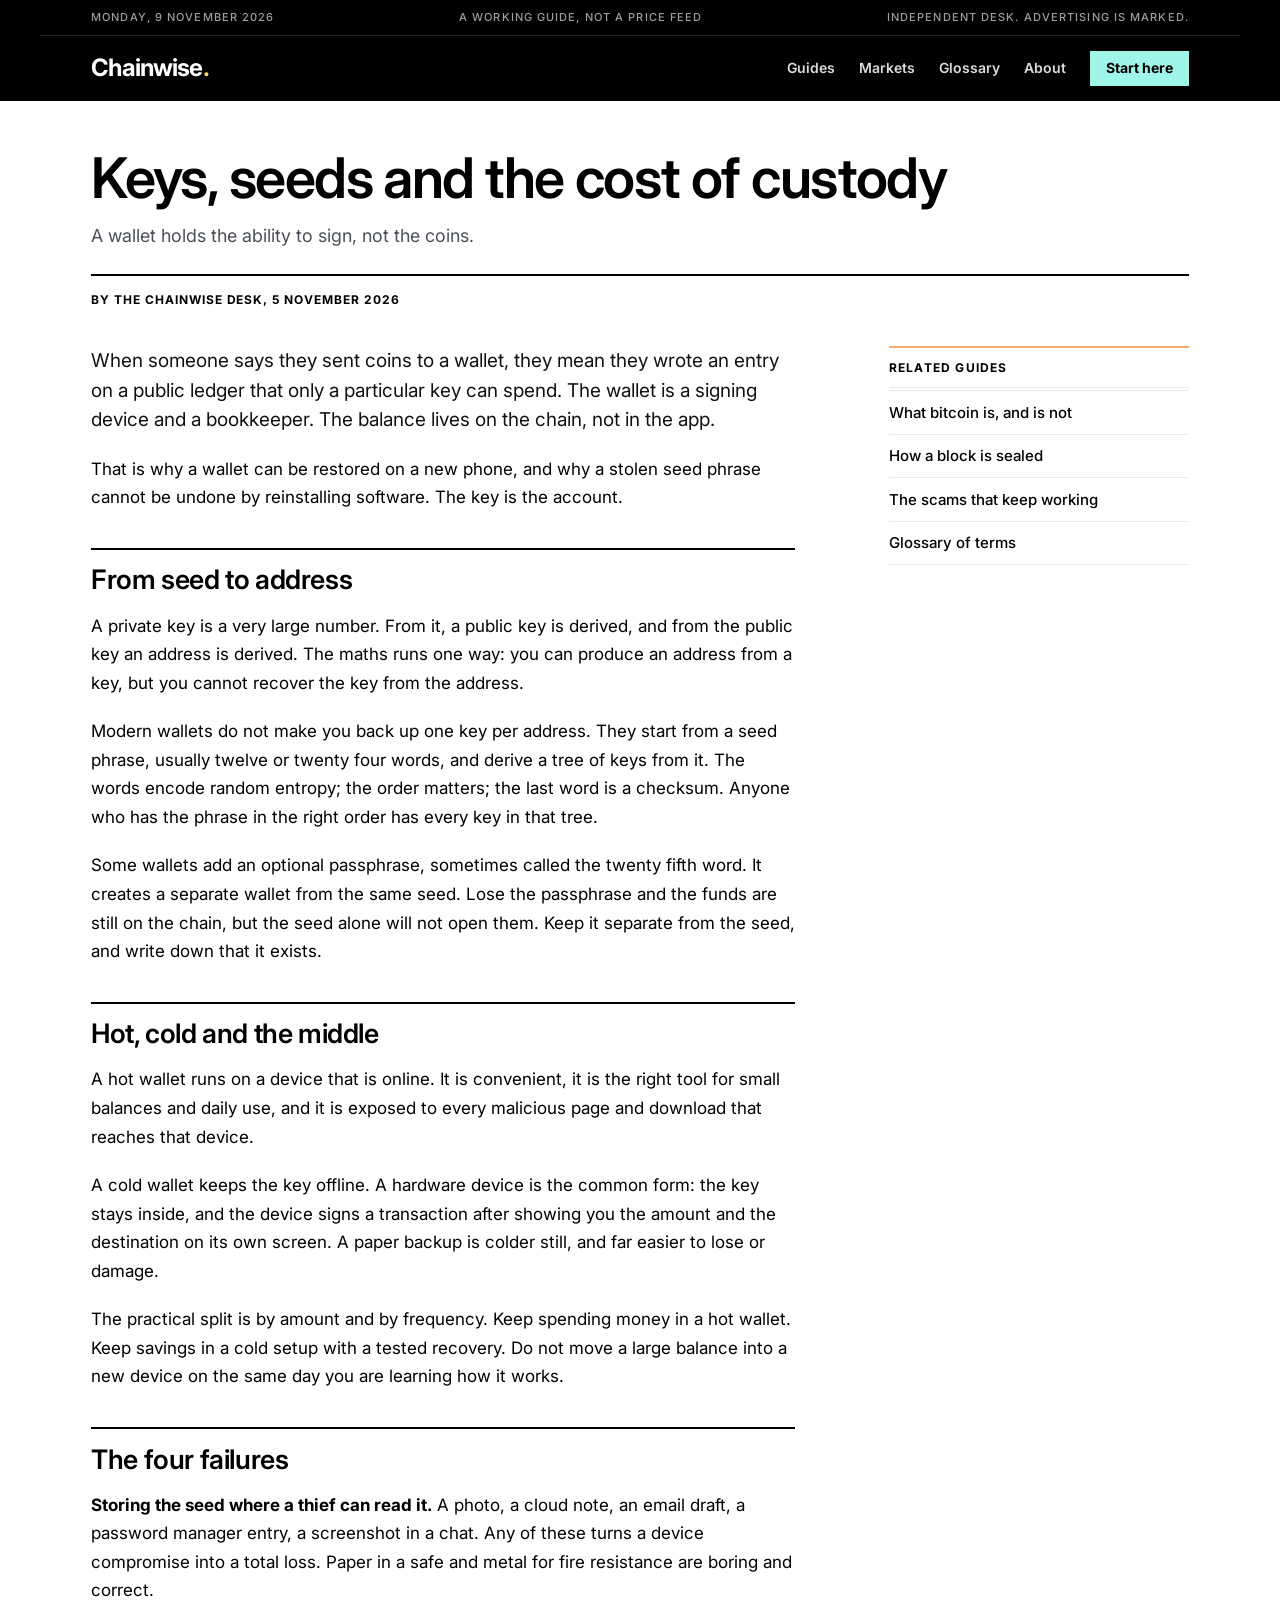
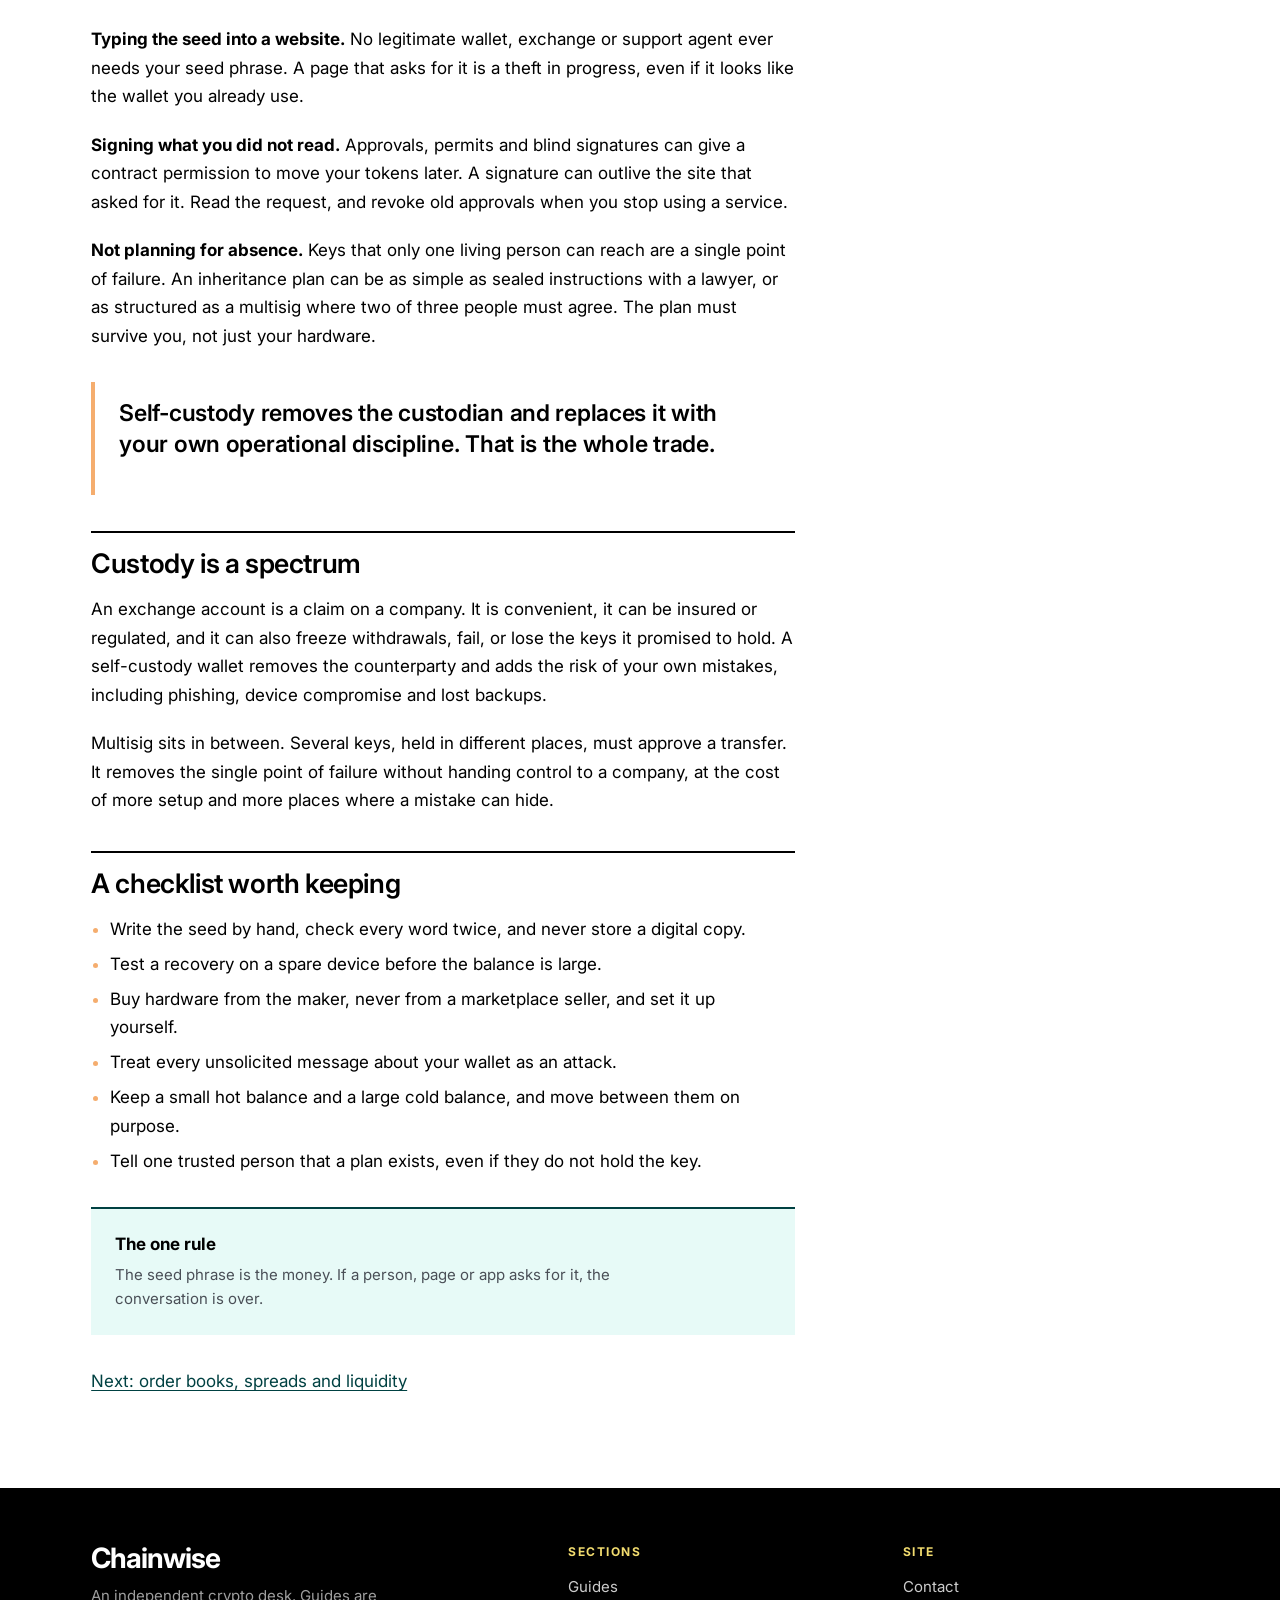
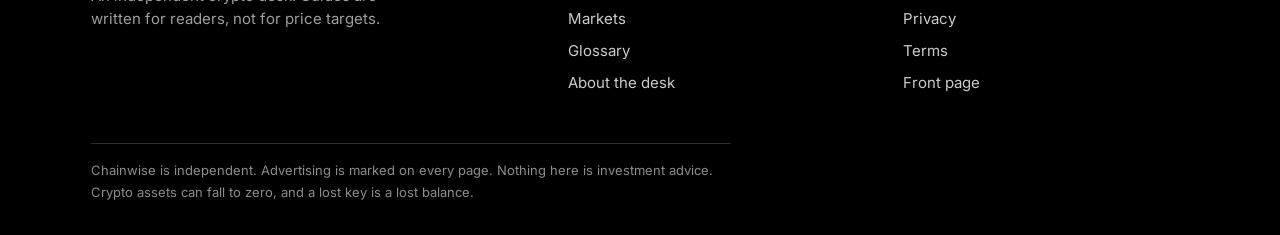
<file: wallets-and-self-custody.html>
<!doctype html>
<html lang="en">
<head>
  <meta charset="utf-8">
  <meta name="viewport" content="width=device-width, initial-scale=1">
  <title>Keys, seeds and the cost of custody, Chainwise</title>
  <meta name="description" content="What a crypto wallet stores, how a seed phrase derives keys, the difference between hot and cold storage, and the mistakes that empty accounts.">
  <meta name="theme-color" content="#000000">
  <link rel="icon" href="data:image/svg+xml,%3Csvg xmlns='http://www.w3.org/2000/svg' viewBox='0 0 64 64'%3E%3Crect width='64' height='64' fill='%23004142'/%3E%3Ctext x='32' y='45' text-anchor='middle' font-family='Helvetica,Arial,sans-serif' font-size='38' font-weight='700' fill='%23F2DC6F'%3EC%3C/text%3E%3C/svg%3E">
  <meta name="profiton-domain-verification" content="e95c9ff57c43ef7f27b93172f4b1ba4f611fa2ead5712ec9dd052ca87fd2babe">
  <meta property="og:title" content="Keys, seeds and the cost of custody">
  <meta property="og:type" content="article">
  <link rel="preconnect" href="https://fonts.googleapis.com">
  <link rel="preconnect" href="https://fonts.gstatic.com" crossorigin>
  <link rel="stylesheet" href="https://fonts.googleapis.com/css2?family=Inter:wght@400;500;600;700&display=swap">
  <link rel="stylesheet" href="styles.css">
</head>
<body>

<a class="skip" href="#main">Skip to content</a>

<header class="masthead">
  <div class="wrap masthead__bar">
    <p><time datetime="2026-11-09">Monday, 9 November 2026</time></p>
    <p>A working guide, not a price feed</p>
    <p>Independent desk. Advertising is marked.</p>
  </div>
  <div class="wrap masthead__main">
    <a class="wordmark" href="index.html">Chainwise<span class="wordmark__dot">.</span></a>
    <nav class="nav" aria-label="Sections">
      <a href="learn.html">Guides</a>
      <a href="learn.html#markets">Markets</a>
      <a href="glossary.html">Glossary</a>
      <a href="about.html">About</a>
      <a class="nav__cta" href="what-is-bitcoin.html">Start here</a>
    </nav>
  </div>
</header>

<section class="ad" data-band="top" hidden aria-label="Advertisement">
  <div class="wrap ad__inner">
    <p class="ad__label">Advertisement</p>
    <div class="ad-slot" data-slot="top" data-size="leaderboard"></div>
  </div>
</section>

<main id="main">
  <div class="wrap">
    <header class="article-head">
      <h1>Keys, seeds and the cost of custody</h1>
      <p class="article-head__stand">A wallet holds the ability to sign, not the coins.</p>
      <p class="byline">By the Chainwise desk, <time datetime="2026-11-05">5 November 2026</time></p>
    </header>

    <div class="article-layout">
      <article class="article-body">
        <p>When someone says they sent coins to a wallet, they mean they wrote an entry on a public ledger that only a particular key can spend. The wallet is a signing device and a bookkeeper. The balance lives on the chain, not in the app.</p>

        <p>That is why a wallet can be restored on a new phone, and why a stolen seed phrase cannot be undone by reinstalling software. The key is the account.</p>

        <h2>From seed to address</h2>

        <p>A private key is a very large number. From it, a public key is derived, and from the public key an address is derived. The maths runs one way: you can produce an address from a key, but you cannot recover the key from the address.</p>

        <p>Modern wallets do not make you back up one key per address. They start from a seed phrase, usually twelve or twenty four words, and derive a tree of keys from it. The words encode random entropy; the order matters; the last word is a checksum. Anyone who has the phrase in the right order has every key in that tree.</p>

        <p>Some wallets add an optional passphrase, sometimes called the twenty fifth word. It creates a separate wallet from the same seed. Lose the passphrase and the funds are still on the chain, but the seed alone will not open them. Keep it separate from the seed, and write down that it exists.</p>

        <h2>Hot, cold and the middle</h2>

        <p>A hot wallet runs on a device that is online. It is convenient, it is the right tool for small balances and daily use, and it is exposed to every malicious page and download that reaches that device.</p>

        <p>A cold wallet keeps the key offline. A hardware device is the common form: the key stays inside, and the device signs a transaction after showing you the amount and the destination on its own screen. A paper backup is colder still, and far easier to lose or damage.</p>

        <p>The practical split is by amount and by frequency. Keep spending money in a hot wallet. Keep savings in a cold setup with a tested recovery. Do not move a large balance into a new device on the same day you are learning how it works.</p>

        <h2>The four failures</h2>

        <p><strong>Storing the seed where a thief can read it.</strong> A photo, a cloud note, an email draft, a password manager entry, a screenshot in a chat. Any of these turns a device compromise into a total loss. Paper in a safe and metal for fire resistance are boring and correct.</p>

        <p><strong>Typing the seed into a website.</strong> No legitimate wallet, exchange or support agent ever needs your seed phrase. A page that asks for it is a theft in progress, even if it looks like the wallet you already use.</p>

        <p><strong>Signing what you did not read.</strong> Approvals, permits and blind signatures can give a contract permission to move your tokens later. A signature can outlive the site that asked for it. Read the request, and revoke old approvals when you stop using a service.</p>

        <p><strong>Not planning for absence.</strong> Keys that only one living person can reach are a single point of failure. An inheritance plan can be as simple as sealed instructions with a lawyer, or as structured as a multisig where two of three people must agree. The plan must survive you, not just your hardware.</p>

        <blockquote>
          <p>Self-custody removes the custodian and replaces it with your own operational discipline. That is the whole trade.</p>
        </blockquote>

        <h2>Custody is a spectrum</h2>

        <p>An exchange account is a claim on a company. It is convenient, it can be insured or regulated, and it can also freeze withdrawals, fail, or lose the keys it promised to hold. A self-custody wallet removes the counterparty and adds the risk of your own mistakes, including phishing, device compromise and lost backups.</p>

        <p>Multisig sits in between. Several keys, held in different places, must approve a transfer. It removes the single point of failure without handing control to a company, at the cost of more setup and more places where a mistake can hide.</p>

        <h2>A checklist worth keeping</h2>

        <ul>
          <li>Write the seed by hand, check every word twice, and never store a digital copy.</li>
          <li>Test a recovery on a spare device before the balance is large.</li>
          <li>Buy hardware from the maker, never from a marketplace seller, and set it up yourself.</li>
          <li>Treat every unsolicited message about your wallet as an attack.</li>
          <li>Keep a small hot balance and a large cold balance, and move between them on purpose.</li>
          <li>Tell one trusted person that a plan exists, even if they do not hold the key.</li>
        </ul>

        <div class="note">
          <h2>The one rule</h2>
          <p>The seed phrase is the money. If a person, page or app asks for it, the conversation is over.</p>
        </div>

        <p><a href="reading-the-market.html">Next: order books, spreads and liquidity</a></p>
      </article>

      <aside class="rail" aria-label="Sidebar">
        <section class="ad" data-band="side-1" hidden aria-label="Advertisement">
          <div class="ad__inner">
            <p class="ad__label">Advertisement</p>
            <div class="ad-slot" data-slot="side-1" data-size="rectangle"></div>
          </div>
        </section>

        <nav aria-label="Related guides">
          <p class="rail__head">Related guides</p>
          <ul class="related">
            <li><a href="what-is-bitcoin.html">What bitcoin is, and is not</a></li>
            <li><a href="how-blockchains-work.html">How a block is sealed</a></li>
            <li><a href="crypto-scams.html">The scams that keep working</a></li>
            <li><a href="glossary.html">Glossary of terms</a></li>
          </ul>
        </nav>

        <section class="ad" data-band="side-2" hidden aria-label="Advertisement">
          <div class="ad__inner">
            <p class="ad__label">Advertisement</p>
            <div class="ad-slot" data-slot="side-2" data-size="rectangle"></div>
          </div>
        </section>
      </aside>
    </div>
  </div>
</main>

<section class="ad" data-band="bottom" hidden aria-label="Advertisement">
  <div class="wrap ad__inner">
    <p class="ad__label">Advertisement</p>
    <div class="ad-slot" data-slot="bottom" data-size="leaderboard"></div>
  </div>
</section>

<footer class="colophon">
  <div class="wrap colophon__grid">
    <div>
      <p class="colophon__mark">Chainwise</p>
      <p class="colophon__line">An independent crypto desk. Guides are written for readers, not for price targets.</p>
    </div>
    <nav aria-label="Sections">
      <h2>Sections</h2>
      <ul>
        <li><a href="learn.html">Guides</a></li>
        <li><a href="learn.html#markets">Markets</a></li>
        <li><a href="glossary.html">Glossary</a></li>
        <li><a href="about.html">About the desk</a></li>
      </ul>
    </nav>
    <nav aria-label="Site">
      <h2>Site</h2>
      <ul>
        <li><a href="contact.html">Contact</a></li>
        <li><a href="privacy.html">Privacy</a></li>
        <li><a href="terms.html">Terms</a></li>
        <li><a href="index.html">Front page</a></li>
      </ul>
    </nav>
    <p class="colophon__note">Chainwise is independent. Advertising is marked on every page. Nothing here is investment advice. Crypto assets can fall to zero, and a lost key is a lost balance.</p>
  </div>
</footer>

<div class="anchor" id="anchor-ad" hidden>
  <button class="anchor__close" id="anchor-close" type="button" aria-label="Close advertisement">×</button>
  <div class="anchor__inner">
    <div class="ad-slot" id="anchor-slot" data-slot="anchor" data-size="anchor"></div>
  </div>
</div>

<div class="ad-slot ad-slot-hidden" data-slot="native" aria-hidden="true"></div>
<div class="ad-slot ad-slot-hidden" data-slot="pop" aria-hidden="true"></div>
<div class="ad-slot ad-slot-hidden" data-slot="social" aria-hidden="true"></div>

<script src="ads.js"></script>
<script src="site.js"></script>
<!-- Cointraffic: unified code (loads every format activated for this site) -->
<script async src="https://appsha-prm.ctengine.io/js/script.js?wkey=IxxqwRdPne"></script>
</body>
</html>
</file>
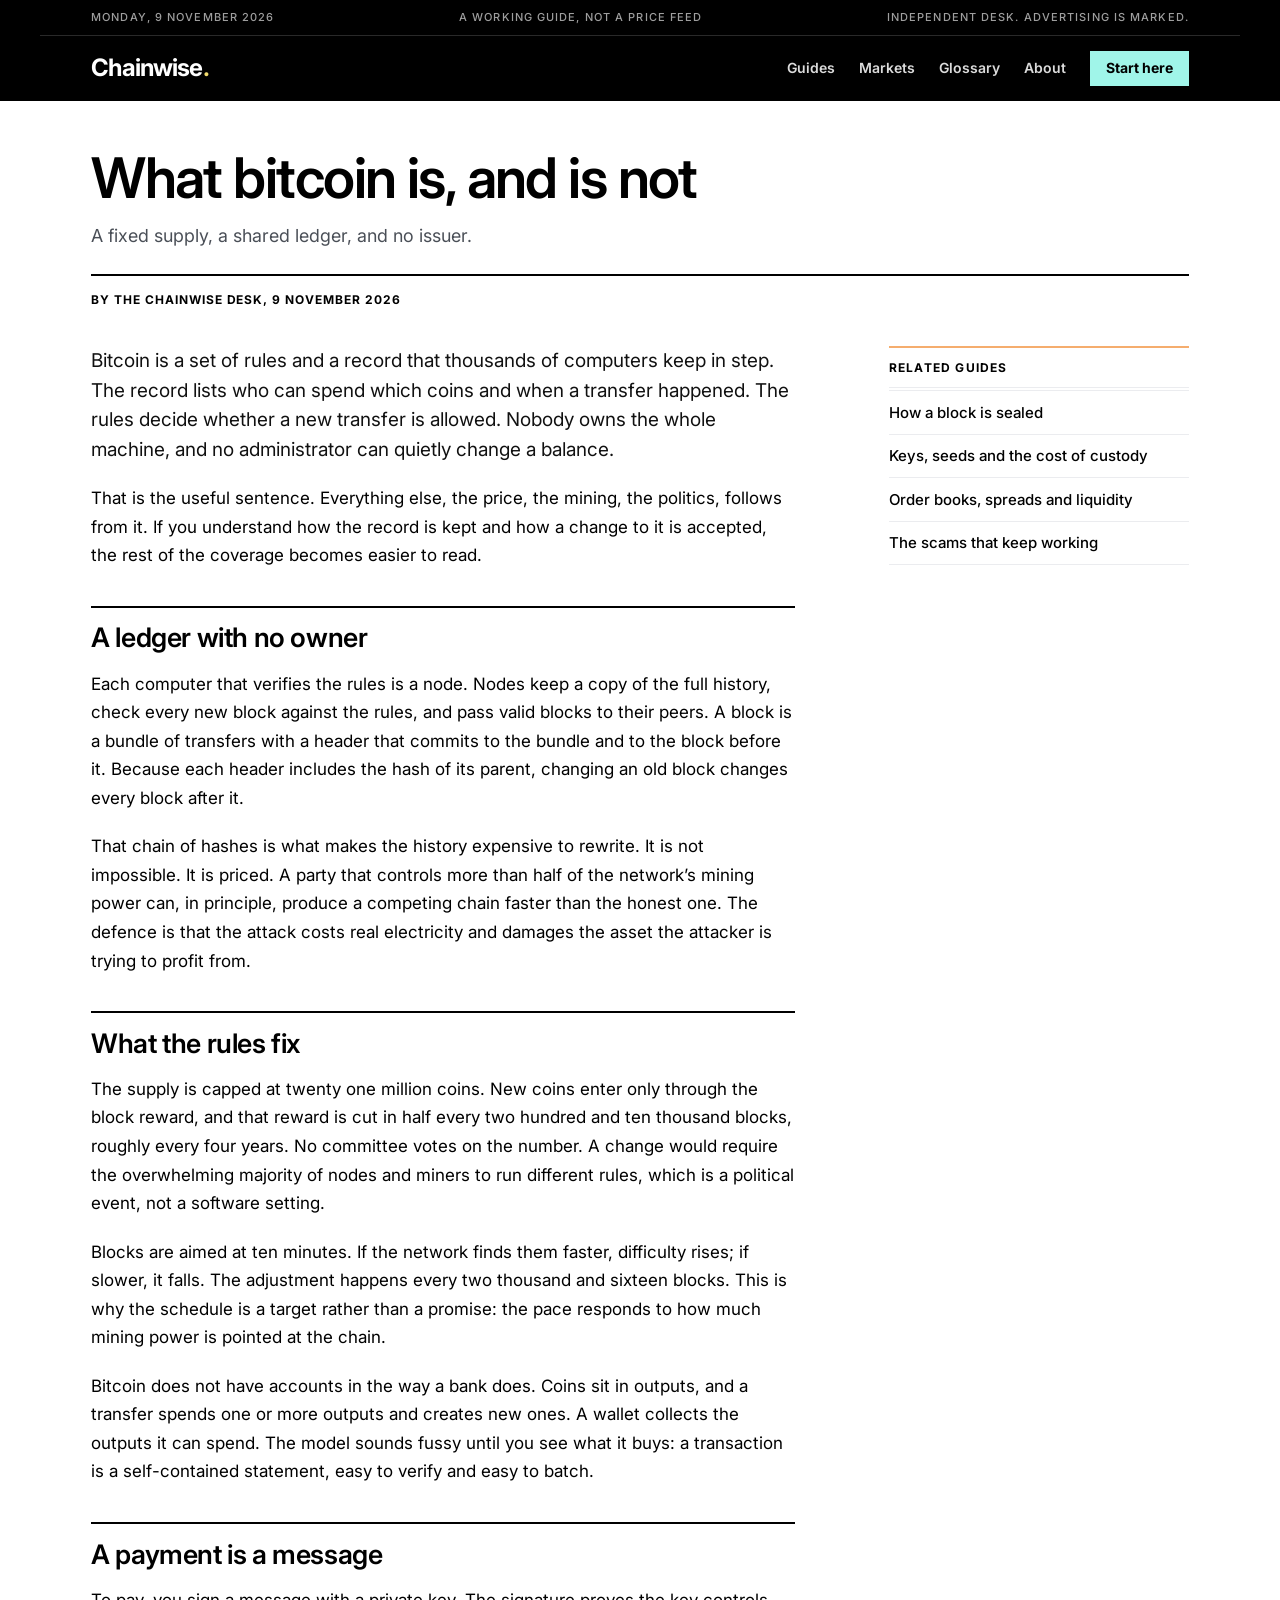
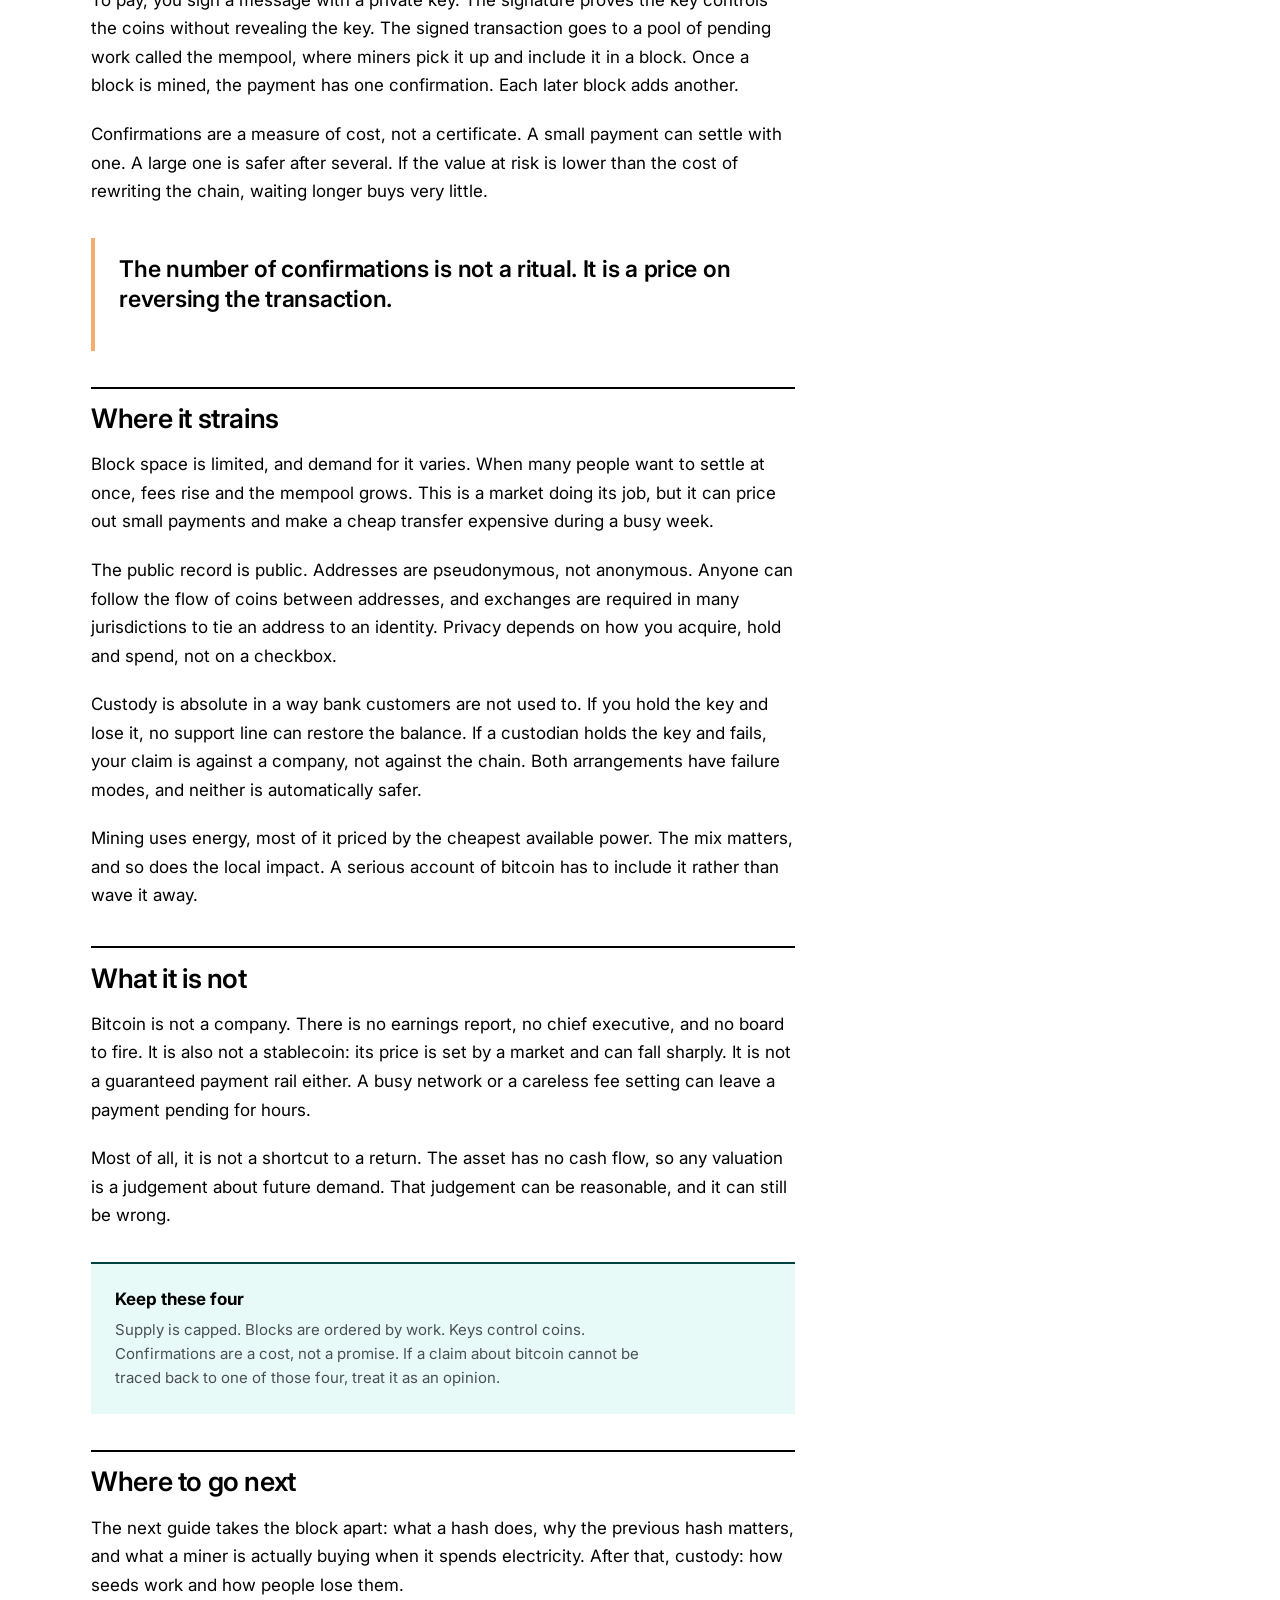
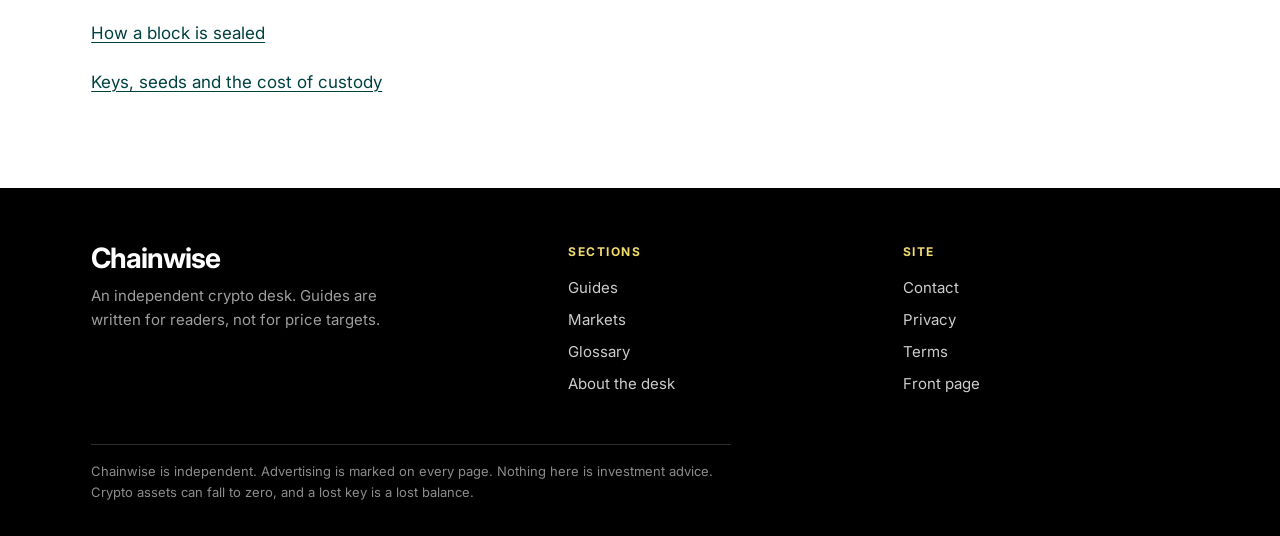
<file: what-is-bitcoin.html>
<!doctype html>
<html lang="en">
<head>
  <meta charset="utf-8">
  <meta name="viewport" content="width=device-width, initial-scale=1">
  <title>What bitcoin is, and is not, Chainwise</title>
  <meta name="description" content="A plain guide to bitcoin: the shared ledger, the fixed supply, how a payment settles, where the network strains, and the claims it does not make.">
  <meta name="theme-color" content="#000000">
  <link rel="icon" href="data:image/svg+xml,%3Csvg xmlns='http://www.w3.org/2000/svg' viewBox='0 0 64 64'%3E%3Crect width='64' height='64' fill='%23004142'/%3E%3Ctext x='32' y='45' text-anchor='middle' font-family='Helvetica,Arial,sans-serif' font-size='38' font-weight='700' fill='%23F2DC6F'%3EC%3C/text%3E%3C/svg%3E">
  <meta name="profiton-domain-verification" content="e95c9ff57c43ef7f27b93172f4b1ba4f611fa2ead5712ec9dd052ca87fd2babe">
  <meta property="og:title" content="What bitcoin is, and is not">
  <meta property="og:type" content="article">
  <link rel="preconnect" href="https://fonts.googleapis.com">
  <link rel="preconnect" href="https://fonts.gstatic.com" crossorigin>
  <link rel="stylesheet" href="https://fonts.googleapis.com/css2?family=Inter:wght@400;500;600;700&display=swap">
  <link rel="stylesheet" href="styles.css">
</head>
<body>

<a class="skip" href="#main">Skip to content</a>

<header class="masthead">
  <div class="wrap masthead__bar">
    <p><time datetime="2026-11-09">Monday, 9 November 2026</time></p>
    <p>A working guide, not a price feed</p>
    <p>Independent desk. Advertising is marked.</p>
  </div>
  <div class="wrap masthead__main">
    <a class="wordmark" href="index.html">Chainwise<span class="wordmark__dot">.</span></a>
    <nav class="nav" aria-label="Sections">
      <a href="learn.html">Guides</a>
      <a href="learn.html#markets">Markets</a>
      <a href="glossary.html">Glossary</a>
      <a href="about.html">About</a>
      <a class="nav__cta" href="what-is-bitcoin.html">Start here</a>
    </nav>
  </div>
</header>

<!-- ad: top -->
<section class="ad" data-band="top" hidden aria-label="Advertisement">
  <div class="wrap ad__inner">
    <p class="ad__label">Advertisement</p>
    <div class="ad-slot" data-slot="top" data-size="leaderboard"></div>
  </div>
</section>

<main id="main">
  <div class="wrap">
    <header class="article-head">
      <h1>What bitcoin is, and is not</h1>
      <p class="article-head__stand">A fixed supply, a shared ledger, and no issuer.</p>
      <p class="byline">By the Chainwise desk, <time datetime="2026-11-09">9 November 2026</time></p>
    </header>

    <div class="article-layout">
      <article class="article-body">
        <p>Bitcoin is a set of rules and a record that thousands of computers keep in step. The record lists who can spend which coins and when a transfer happened. The rules decide whether a new transfer is allowed. Nobody owns the whole machine, and no administrator can quietly change a balance.</p>

        <p>That is the useful sentence. Everything else, the price, the mining, the politics, follows from it. If you understand how the record is kept and how a change to it is accepted, the rest of the coverage becomes easier to read.</p>

        <h2>A ledger with no owner</h2>

        <p>Each computer that verifies the rules is a node. Nodes keep a copy of the full history, check every new block against the rules, and pass valid blocks to their peers. A block is a bundle of transfers with a header that commits to the bundle and to the block before it. Because each header includes the hash of its parent, changing an old block changes every block after it.</p>

        <p>That chain of hashes is what makes the history expensive to rewrite. It is not impossible. It is priced. A party that controls more than half of the network’s mining power can, in principle, produce a competing chain faster than the honest one. The defence is that the attack costs real electricity and damages the asset the attacker is trying to profit from.</p>

        <h2>What the rules fix</h2>

        <p>The supply is capped at twenty one million coins. New coins enter only through the block reward, and that reward is cut in half every two hundred and ten thousand blocks, roughly every four years. No committee votes on the number. A change would require the overwhelming majority of nodes and miners to run different rules, which is a political event, not a software setting.</p>

        <p>Blocks are aimed at ten minutes. If the network finds them faster, difficulty rises; if slower, it falls. The adjustment happens every two thousand and sixteen blocks. This is why the schedule is a target rather than a promise: the pace responds to how much mining power is pointed at the chain.</p>

        <p>Bitcoin does not have accounts in the way a bank does. Coins sit in outputs, and a transfer spends one or more outputs and creates new ones. A wallet collects the outputs it can spend. The model sounds fussy until you see what it buys: a transaction is a self-contained statement, easy to verify and easy to batch.</p>

        <h2>A payment is a message</h2>

        <p>To pay, you sign a message with a private key. The signature proves the key controls the coins without revealing the key. The signed transaction goes to a pool of pending work called the mempool, where miners pick it up and include it in a block. Once a block is mined, the payment has one confirmation. Each later block adds another.</p>

        <p>Confirmations are a measure of cost, not a certificate. A small payment can settle with one. A large one is safer after several. If the value at risk is lower than the cost of rewriting the chain, waiting longer buys very little.</p>

        <blockquote>
          <p>The number of confirmations is not a ritual. It is a price on reversing the transaction.</p>
        </blockquote>

        <h2>Where it strains</h2>

        <p>Block space is limited, and demand for it varies. When many people want to settle at once, fees rise and the mempool grows. This is a market doing its job, but it can price out small payments and make a cheap transfer expensive during a busy week.</p>

        <p>The public record is public. Addresses are pseudonymous, not anonymous. Anyone can follow the flow of coins between addresses, and exchanges are required in many jurisdictions to tie an address to an identity. Privacy depends on how you acquire, hold and spend, not on a checkbox.</p>

        <p>Custody is absolute in a way bank customers are not used to. If you hold the key and lose it, no support line can restore the balance. If a custodian holds the key and fails, your claim is against a company, not against the chain. Both arrangements have failure modes, and neither is automatically safer.</p>

        <p>Mining uses energy, most of it priced by the cheapest available power. The mix matters, and so does the local impact. A serious account of bitcoin has to include it rather than wave it away.</p>

        <h2>What it is not</h2>

        <p>Bitcoin is not a company. There is no earnings report, no chief executive, and no board to fire. It is also not a stablecoin: its price is set by a market and can fall sharply. It is not a guaranteed payment rail either. A busy network or a careless fee setting can leave a payment pending for hours.</p>

        <p>Most of all, it is not a shortcut to a return. The asset has no cash flow, so any valuation is a judgement about future demand. That judgement can be reasonable, and it can still be wrong.</p>

        <div class="note">
          <h2>Keep these four</h2>
          <p>Supply is capped. Blocks are ordered by work. Keys control coins. Confirmations are a cost, not a promise. If a claim about bitcoin cannot be traced back to one of those four, treat it as an opinion.</p>
        </div>

        <h2>Where to go next</h2>

        <p>The next guide takes the block apart: what a hash does, why the previous hash matters, and what a miner is actually buying when it spends electricity. After that, custody: how seeds work and how people lose them.</p>

        <p><a href="how-blockchains-work.html">How a block is sealed</a></p>
        <p><a href="wallets-and-self-custody.html">Keys, seeds and the cost of custody</a></p>
      </article>

      <aside class="rail" aria-label="Sidebar">
        <section class="ad" data-band="side-1" hidden aria-label="Advertisement">
          <div class="ad__inner">
            <p class="ad__label">Advertisement</p>
            <div class="ad-slot" data-slot="side-1" data-size="rectangle"></div>
          </div>
        </section>

        <nav aria-label="Related guides">
          <p class="rail__head">Related guides</p>
          <ul class="related">
            <li><a href="how-blockchains-work.html">How a block is sealed</a></li>
            <li><a href="wallets-and-self-custody.html">Keys, seeds and the cost of custody</a></li>
            <li><a href="reading-the-market.html">Order books, spreads and liquidity</a></li>
            <li><a href="crypto-scams.html">The scams that keep working</a></li>
          </ul>
        </nav>

        <section class="ad" data-band="side-2" hidden aria-label="Advertisement">
          <div class="ad__inner">
            <p class="ad__label">Advertisement</p>
            <div class="ad-slot" data-slot="side-2" data-size="rectangle"></div>
          </div>
        </section>
      </aside>
    </div>
  </div>
</main>

<!-- ad: bottom -->
<section class="ad" data-band="bottom" hidden aria-label="Advertisement">
  <div class="wrap ad__inner">
    <p class="ad__label">Advertisement</p>
    <div class="ad-slot" data-slot="bottom" data-size="leaderboard"></div>
  </div>
</section>

<footer class="colophon">
  <div class="wrap colophon__grid">
    <div>
      <p class="colophon__mark">Chainwise</p>
      <p class="colophon__line">An independent crypto desk. Guides are written for readers, not for price targets.</p>
    </div>
    <nav aria-label="Sections">
      <h2>Sections</h2>
      <ul>
        <li><a href="learn.html">Guides</a></li>
        <li><a href="learn.html#markets">Markets</a></li>
        <li><a href="glossary.html">Glossary</a></li>
        <li><a href="about.html">About the desk</a></li>
      </ul>
    </nav>
    <nav aria-label="Site">
      <h2>Site</h2>
      <ul>
        <li><a href="contact.html">Contact</a></li>
        <li><a href="privacy.html">Privacy</a></li>
        <li><a href="terms.html">Terms</a></li>
        <li><a href="index.html">Front page</a></li>
      </ul>
    </nav>
    <p class="colophon__note">Chainwise is independent. Advertising is marked on every page. Nothing here is investment advice. Crypto assets can fall to zero, and a lost key is a lost balance.</p>
  </div>
</footer>

<div class="anchor" id="anchor-ad" hidden>
  <button class="anchor__close" id="anchor-close" type="button" aria-label="Close advertisement">×</button>
  <div class="anchor__inner">
    <div class="ad-slot" id="anchor-slot" data-slot="anchor" data-size="anchor"></div>
  </div>
</div>

<div class="ad-slot ad-slot-hidden" data-slot="native" aria-hidden="true"></div>
<div class="ad-slot ad-slot-hidden" data-slot="pop" aria-hidden="true"></div>
<div class="ad-slot ad-slot-hidden" data-slot="social" aria-hidden="true"></div>

<script src="ads.js"></script>
<script src="site.js"></script>
<!-- Cointraffic: unified code (loads every format activated for this site) -->
<script async src="https://appsha-prm.ctengine.io/js/script.js?wkey=IxxqwRdPne"></script>
</body>
</html>
</file>
<file: styles.css>
/* Chainwise, MIT Technology Review design system
   ------------------------------------------------------------
   Two modes: white editorial canvas and deep teal immersive
   blocks. One grotesk family. Sharp corners, no shadows, no
   gradients. Yellow display type only on teal. Mint reserved
   for actions. Orange used as a 2px structural marker.
   =========================================================== */

/* ===========================================================
   Tokens
   =========================================================== */

:root {
  --ink: #000000;
  --ink-near: #08090c;
  --ink-muted: #111111;
  --ink-soft: #4a4f57;
  --ink-faint: #6b7078;

  --canvas: #ffffff;
  --surface: #004142;
  --surface-deep: #003032;
  --mint: #a0f5e9;
  --mint-pale: #e7faf7;
  --yellow: #f2dc6f;
  --orange: #f5ad6e;

  --border: #ebecef;
  --border-strong: #d6d9df;
  --border-dark: rgba(255, 255, 255, 0.24);
  --on-surface: #ffffff;
  --on-surface-soft: rgba(255, 255, 255, 0.72);

  --font: "Inter", "Helvetica Neue", Helvetica, Arial, sans-serif;
  --mono: ui-monospace, "SFMono-Regular", Menlo, Consolas, monospace;

  --text-label: 0.75rem;
  --text-small: 0.875rem;
  --text-base: 1rem;
  --text-lead: 1.125rem;
  --text-title: 1.375rem;
  --text-section: 2.5rem;
  --text-hero: 3.875rem;

  --space-2xs: 0.25rem;
  --space-xs: 0.5rem;
  --space-sm: 0.75rem;
  --space-md: 1rem;
  --space-lg: 1.5rem;
  --space-xl: 2rem;
  --space-2xl: 3rem;
  --space-3xl: 3.75rem;
  --space-4xl: 4.5rem;

  --container: 1200px;
  --gutter: clamp(1.25rem, 4vw, 3.5rem);
  --measure: 44rem;

  --focus: #004142;
  --z-nav: 50;
  --z-ad: 40;
  --z-anchor: 60;
}

/* ===========================================================
   Base
   =========================================================== */

*,
*::before,
*::after { box-sizing: border-box; }

html,
body { overflow-x: clip; }

html {
  background: var(--canvas);
  color: var(--ink);
  -webkit-text-size-adjust: 100%;
}

body {
  margin: 0;
  font-family: var(--font);
  font-size: var(--text-base);
  font-weight: 400;
  line-height: 1.55;
  background: var(--canvas);
  text-rendering: optimizeLegibility;
  -webkit-font-smoothing: antialiased;
}

::selection {
  background: var(--yellow);
  color: var(--ink);
}

img,
svg,
iframe { max-width: 100%; }

h1,
h2,
h3,
h4,
p,
figure,
blockquote,
ul,
ol,
dl { margin: 0; }

h1,
h2,
h3,
h4 {
  font-family: var(--font);
  font-weight: 600;
  letter-spacing: -0.015em;
  line-height: 1.12;
  overflow-wrap: break-word;
  min-width: 0;
  text-wrap: balance;
}

a {
  color: var(--surface);
  text-decoration: underline;
  text-decoration-thickness: 1px;
  text-underline-offset: 0.18em;
}

a:hover { text-decoration-thickness: 2px; }

a:focus-visible,
button:focus-visible,
input:focus-visible,
textarea:focus-visible,
select:focus-visible {
  outline: 2px solid var(--focus);
  outline-offset: 2px;
  border-radius: 0;
}

p { max-width: var(--measure); }

hr {
  border: 0;
  border-block-start: 1px solid var(--border);
  margin-block: var(--space-xl);
}

.wrap {
  width: 100%;
  max-width: var(--container);
  margin-inline: auto;
  padding-inline: var(--gutter);
}

.skip {
  position: absolute;
  left: var(--space-md);
  top: var(--space-md);
  z-index: 100;
  padding: 0.7rem 1rem;
  background: var(--yellow);
  color: var(--ink);
  font: 700 0.8125rem/1 var(--font);
  letter-spacing: 0.04em;
  text-transform: uppercase;
  text-decoration: none;
  transform: translateY(-200%);
}

.skip:focus-visible { transform: translateY(0); }

.visually-hidden {
  position: absolute;
  width: 1px;
  height: 1px;
  margin: -1px;
  padding: 0;
  overflow: hidden;
  clip-path: inset(50%);
  white-space: nowrap;
}

/* ===========================================================
   Masthead
   =========================================================== */

.masthead {
  position: sticky;
  top: 0;
  z-index: var(--z-nav);
  background: var(--ink);
  color: var(--on-surface);
}

.masthead__bar {
  display: flex;
  flex-wrap: wrap;
  justify-content: space-between;
  gap: 0.35rem var(--space-lg);
  padding-block: 0.6rem;
  border-block-end: 1px solid rgba(255, 255, 255, 0.16);
  font: 500 0.6875rem/1.45 var(--font);
  letter-spacing: 0.1em;
  text-transform: uppercase;
  color: rgba(255, 255, 255, 0.62);
}

.masthead__bar p { max-width: none; }

.masthead__main {
  display: flex;
  align-items: center;
  justify-content: space-between;
  gap: var(--space-sm) var(--space-2xl);
  padding-block: 0.9rem;
}

.wordmark {
  display: inline-flex;
  align-items: baseline;
  font: 700 1.5rem/1 var(--font);
  letter-spacing: -0.035em;
  color: var(--on-surface);
  text-decoration: none;
  white-space: nowrap;
}

.wordmark:hover { text-decoration: none; }

.wordmark__dot { color: var(--yellow); }

.nav {
  display: flex;
  flex-wrap: wrap;
  align-items: center;
  gap: 0.25rem var(--space-lg);
  padding: 0;
  border: 0;
  font: 600 0.875rem/1.3 var(--font);
}

.nav a {
  color: rgba(255, 255, 255, 0.86);
  text-decoration: none;
  padding-block: 2px;
}

.nav a:hover { color: var(--on-surface); }

.nav a[aria-current="page"] {
  color: var(--yellow);
  box-shadow: inset 0 -2px 0 var(--yellow);
}

.nav__cta {
  background: var(--mint);
  color: var(--ink) !important;
  font-weight: 700;
  padding: 0.55rem 1rem !important;
  text-decoration: none;
}

.nav__cta:hover { background: var(--on-surface); }

.masthead :focus-visible { outline-color: var(--yellow); }

.rule-double {
  height: 2px;
  border-block: 1px solid var(--ink);
  border-inline: 0;
  margin: var(--space-2xs) 0 var(--space-lg);
}

/* ===========================================================
   Hero, deep teal, yellow display type
   =========================================================== */

.hero {
  width: 100%;
  max-width: none;
  margin-inline: 0;
  padding-inline: 0;
  padding-block: clamp(2.5rem, 5vw, 4rem) clamp(2.5rem, 4vw, 3.5rem);
  background: var(--surface);
  color: var(--on-surface);
}

.hero__kicker,
.hero__head,
.hero__foot {
  width: 100%;
  max-width: var(--container);
  margin-inline: auto;
  padding-inline: var(--gutter);
}

.hero__kicker {
  font: 700 var(--text-label)/1.4 var(--font);
  letter-spacing: 0.14em;
  text-transform: uppercase;
  color: var(--mint);
  margin-block-end: 1.1rem;
  max-width: var(--container);
}

.hero__head {
  font-size: clamp(2.15rem, 5.4vw, var(--text-hero));
  line-height: 1.03;
  letter-spacing: -0.028em;
  font-weight: 600;
  color: var(--yellow);
  max-width: 26ch;
}

.hero__foot {
  display: grid;
  grid-template-columns: minmax(0, 1.4fr) minmax(0, 1fr);
  gap: var(--space-xl) var(--space-2xl);
  align-items: start;
  margin-block-start: clamp(2rem, 4vw, 3rem);
  padding-block-start: var(--space-lg);
}

.hero__lede {
  font-size: clamp(1.0625rem, 1.5vw, 1.25rem);
  line-height: 1.5;
  color: rgba(255, 255, 255, 0.9);
  max-width: 44ch;
}

.hero__acts {
  display: flex;
  flex-wrap: wrap;
  gap: var(--space-sm);
  margin-block-start: var(--space-lg);
  max-width: none;
}

.hero__index { list-style: none; padding: 0; }

.hero__foot nav::before {
  content: "In this issue";
  display: block;
  margin-block-end: 0.7rem;
  font: 700 var(--text-label)/1.4 var(--font);
  letter-spacing: 0.14em;
  text-transform: uppercase;
  color: var(--mint);
}

.hero__index li {
  padding-block: 0.6rem;
  border-block-start: 1px solid rgba(255, 255, 255, 0.22);
  font-size: 0.9375rem;
  line-height: 1.4;
  max-width: none;
}

.hero__index li:last-child { border-block-end: 1px solid rgba(255, 255, 255, 0.22); }

.hero__index a { color: var(--on-surface); text-decoration: none; }

.hero__index a:hover { color: var(--yellow); text-decoration: underline; }

/* ===========================================================
   Buttons
   =========================================================== */

.btn {
  display: inline-flex;
  align-items: center;
  justify-content: center;
  min-height: 48px;
  padding: 0.9rem 1.6rem;
  border: 0;
  border-radius: 0;
  font: 700 0.9375rem/1 var(--font);
  letter-spacing: 0.01em;
  text-decoration: none;
  transition: background-color 140ms ease, color 140ms ease, box-shadow 140ms ease;
}

.btn--ink {
  background: var(--ink);
  color: var(--on-surface);
}

.btn--ink:hover { background: var(--surface); }

/* On the teal hero the primary action takes the mint conversion colour. */
.hero .btn--ink {
  background: var(--mint);
  color: var(--ink);
}

.hero .btn--ink:hover { background: var(--on-surface); }

.btn--rule {
  background: transparent;
  color: inherit;
  box-shadow: inset 0 0 0 2px currentColor;
  padding-block: calc(0.9rem - 2px);
}

.btn--rule:hover { background: rgba(255, 255, 255, 0.08); }

.btn--paper {
  background: var(--mint);
  color: var(--ink);
}

.btn--paper:hover { background: var(--on-surface); }

.btn:active { transform: translateY(1px); }

.btn[disabled],
.btn[aria-disabled="true"],
button:disabled {
  cursor: not-allowed;
  opacity: 0.55;
}

.btn[disabled]:hover,
.btn[aria-disabled="true"]:hover,
button:disabled:hover {
  background: var(--ink);
  color: var(--on-surface);
}

input:disabled,
textarea:disabled,
select:disabled {
  background: var(--border);
  color: var(--ink-faint);
  cursor: not-allowed;
}

input:active,
textarea:active { border-color: var(--surface); }

/* ===========================================================
   Bands and sections
   =========================================================== */

.band { padding-block: clamp(2.75rem, 5vw, 3.75rem); }

.band--tight { padding-block: clamp(2rem, 3.4vw, 2.75rem); }

.band--join { padding-block-start: 0; }

.band--paper2 {
  background: var(--mint);
  color: var(--ink);
  padding-block: clamp(2rem, 3.4vw, 2.75rem);
}

.band--paper2 .section-head { border-block-start-color: var(--ink); }

.band--ink {
  background: var(--surface);
  color: var(--on-surface);
  padding-block: clamp(2.75rem, 5vw, 4rem);
}

.band--ink a { color: var(--on-surface); }

.band--ink p { color: var(--on-surface-soft); }

.band--ink .section-head {
  border-block-start-color: var(--yellow);
  color: var(--yellow);
}

.band--ink .section-dek { color: rgba(255, 255, 255, 0.82); }

.band--ink .btn--rule { color: var(--on-surface); }

.band--ink .btn--paper {
  background: var(--mint);
  color: var(--ink);
}

.band--ink .btn--paper:hover {
  background: var(--on-surface);
  color: var(--ink);
}

.band--ink :focus-visible { outline-color: var(--yellow); }

.section-head {
  font-size: clamp(1.75rem, 3.2vw, var(--text-section));
  line-height: 1.1;
  letter-spacing: -0.022em;
  margin-block: 0 var(--space-md);
  padding-block-start: 1rem;
  border-block-start: 2px solid var(--ink);
}

.section-dek {
  max-width: 56ch;
  color: var(--ink-soft);
  font-size: 1.0625rem;
  line-height: 1.55;
  margin-block: 0 var(--space-xl);
}

.section-foot {
  margin-block-start: var(--space-lg);
  padding-block-start: var(--space-md);
  border-block-start: 1px solid var(--border);
  font: 600 0.8125rem/1.4 var(--font);
}

/* ===========================================================
   Front page columns
   =========================================================== */

.front {
  display: grid;
  grid-template-columns: repeat(3, minmax(0, 1fr));
  gap: var(--space-xl) clamp(1.5rem, 3vw, 2.5rem);
  padding-block-start: var(--space-lg);
  border-block-start: 1px solid var(--border);
}

.front__col {
  font-size: 1rem;
  line-height: 1.62;
}

.front__col p { max-width: none; }

.front__col p + p { margin-block-start: 0.85rem; }

.front__col a { color: var(--surface); }

@media (min-width: 821px) {
  .front { gap: 0; }
  .front__col { padding-inline: clamp(1.25rem, 2.4vw, 2rem); }
  .front__col:first-child { padding-inline-start: 0; }
  .front__col:last-child { padding-inline-end: 0; }
  .front__col + .front__col { border-inline-start: 1px solid var(--border); }
}

.dropcap {
  font-size: 1.125rem;
  font-weight: 600;
  line-height: 1.45;
}

.front__byline {
  font: 700 var(--text-label)/1.6 var(--font);
  letter-spacing: 0.08em;
  text-transform: uppercase;
  color: var(--ink-soft);
  margin-block-end: var(--space-md);
}

/* ===========================================================
   Story list
   =========================================================== */

.stories { list-style: none; padding: 0; }

.story {
  display: grid;
  grid-template-columns: minmax(0, 1fr) auto;
  gap: var(--space-xs) var(--space-2xl);
  align-items: start;
  padding-block: 1.4rem;
  border-block-start: 1px solid var(--border);
}

.story:first-child { border-block-start: 2px solid var(--orange); }

.story:last-child { border-block-end: 1px solid var(--border); }

.story__title {
  font-size: clamp(1.1875rem, 1.7vw, var(--text-title));
  line-height: 1.22;
  letter-spacing: -0.012em;
}

.story__title a { color: var(--ink); text-decoration: none; }

.story__title a:hover {
  color: var(--surface);
  text-decoration: underline;
  text-decoration-thickness: 2px;
  text-underline-offset: 3px;
}

.story__dek {
  margin-block-start: 0.35rem;
  color: var(--ink-soft);
  max-width: 62ch;
  font-size: 0.9375rem;
  line-height: 1.55;
}

.story__date {
  font: 700 var(--text-label)/1.4 var(--font);
  letter-spacing: 0.08em;
  text-transform: uppercase;
  color: var(--surface);
  white-space: nowrap;
  padding-block-start: 0.2rem;
}

/* ===========================================================
   Article
   =========================================================== */

.article-head { padding-block: clamp(2rem, 4vw, 3rem) clamp(1.5rem, 3vw, 2.25rem); }

.article-head h1 {
  font-size: clamp(2.05rem, 4.6vw, 3.5rem);
  line-height: 1.05;
  letter-spacing: -0.028em;
  max-width: 26ch;
}

.article-head__stand {
  margin-block-start: var(--space-md);
  font-size: clamp(1.0625rem, 1.4vw, 1.25rem);
  line-height: 1.5;
  color: var(--ink-soft);
  max-width: 52ch;
}

.byline {
  margin-block-start: var(--space-lg);
  padding-block-start: 0.85rem;
  border-block-start: 2px solid var(--ink);
  font: 700 var(--text-label)/1.7 var(--font);
  letter-spacing: 0.08em;
  text-transform: uppercase;
  color: var(--ink);
  max-width: none;
}

.article-layout {
  display: grid;
  grid-template-columns: minmax(0, var(--measure)) minmax(0, 300px);
  gap: var(--space-xl) clamp(2rem, 4vw, 3.5rem);
  justify-content: space-between;
  padding-block-end: clamp(3rem, 6vw, 4.5rem);
}

.article-body { min-width: 0; font-size: 1.0625rem; line-height: 1.68; }

.article-body p { margin-block: 0 1.25rem; }

.article-body > p:first-of-type {
  font-size: 1.1875rem;
  line-height: 1.55;
  color: var(--ink-muted);
}

.article-body h2 {
  font-size: clamp(1.4rem, 2.1vw, 1.75rem);
  line-height: 1.2;
  margin-block: 2.25rem 1rem;
  padding-block-start: 0.85rem;
  border-block-start: 2px solid var(--ink);
}

.article-body > h2:first-child { margin-block-start: 0; }

.article-body h3 {
  font-size: 1.1875rem;
  margin-block: var(--space-xl) var(--space-xs);
}

.article-body ul,
.article-body ol { padding-inline-start: 1.15rem; margin-block: 0 1.25rem; }

.article-body li { margin-block-end: 0.4rem; max-width: 60ch; }

.article-body ul li::marker { color: var(--orange); }
.article-body ol li::marker { color: var(--surface); font-weight: 700; }

.article-body blockquote {
  margin-block: var(--space-xl);
  padding: var(--space-md) 0 var(--space-md) var(--space-lg);
  border-inline-start: 4px solid var(--orange);
  font-size: clamp(1.2rem, 1.8vw, 1.5rem);
  font-weight: 600;
  line-height: 1.32;
  letter-spacing: -0.012em;
  color: var(--ink);
}

.article-body blockquote p { max-width: 42ch; }

.article-body code {
  font-family: var(--mono);
  font-size: 0.9em;
  background: var(--mint-pale);
  padding: 0.1em 0.35em;
}

.note {
  margin-block: var(--space-xl);
  padding: var(--space-lg);
  background: var(--mint-pale);
  border-block-start: 2px solid var(--surface);
}

.article-body .note h2,
.note h2 {
  margin-block: 0 0.5rem;
  padding-block-start: 0;
  border-block-start: 0;
  font-size: 1.0625rem;
  line-height: 1.3;
  font-weight: 700;
  letter-spacing: 0;
}

.note p {
  font-size: 0.9375rem;
  line-height: 1.6;
  color: var(--ink-soft);
  margin: 0;
  max-width: 60ch;
}

.rail { display: grid; gap: var(--space-xl); align-content: start; }

.rail__head {
  font: 700 var(--text-label)/1.4 var(--font);
  letter-spacing: 0.1em;
  text-transform: uppercase;
  color: var(--ink);
  padding-block: 0.75rem 0.6rem;
  border-block-start: 2px solid var(--orange);
  border-block-end: 1px solid var(--border);
  max-width: none;
  margin-block-end: 0.15rem;
}

.related { list-style: none; padding: 0; }

.related li {
  padding-block: 0.65rem;
  border-block-start: 1px solid var(--border);
  font-size: 0.9375rem;
  line-height: 1.45;
  max-width: none;
}

.related li:last-child { border-block-end: 1px solid var(--border); }

.related a { color: var(--ink); text-decoration: none; font-weight: 500; }

.related a:hover {
  color: var(--surface);
  text-decoration: underline;
  text-decoration-thickness: 2px;
}

/* ===========================================================
   Block parts
   =========================================================== */

.parts {
  display: grid;
  grid-template-columns: repeat(4, minmax(0, 1fr));
  margin-block: var(--space-xl);
  border-block-start: 2px solid var(--ink);
  border-block-end: 1px solid var(--border);
}

.parts__item {
  padding: var(--space-md) var(--space-lg) var(--space-md) 0;
  border-inline-start: 1px solid var(--border);
  padding-inline-start: var(--space-lg);
}

.parts__item:first-child { border-inline-start: 0; padding-inline-start: 0; }

.parts dt {
  font: 700 0.9375rem/1.3 var(--font);
  margin-block-end: var(--space-2xs);
}

.parts dd {
  margin: 0;
  font-size: 0.9375rem;
  line-height: 1.55;
  color: var(--ink-soft);
}

@media (max-width: 820px) {
  .parts { grid-template-columns: repeat(2, minmax(0, 1fr)); }
  .parts__item:nth-child(3) { border-inline-start: 0; padding-inline-start: 0; }
  .parts__item:nth-child(3),
  .parts__item:nth-child(4) { border-block-start: 1px solid var(--border); }
}

@media (max-width: 520px) {
  .parts { grid-template-columns: minmax(0, 1fr); }
  .parts__item {
    border-inline-start: 0;
    padding-inline-start: 0;
    border-block-start: 1px solid var(--border);
  }
  .parts__item:first-child { border-block-start: 0; }
}

/* ===========================================================
   Glossary
   =========================================================== */

.letters {
  display: flex;
  flex-wrap: wrap;
  gap: 0.4rem;
  padding-block: var(--space-md);
  border-block: 1px solid var(--border);
  font: 700 var(--text-label)/1 var(--font);
  letter-spacing: 0.06em;
}

.letters a {
  display: inline-flex;
  align-items: center;
  justify-content: center;
  min-width: 34px;
  height: 34px;
  padding-inline: 0.4rem;
  border: 1px solid var(--border-strong);
  color: var(--ink);
  text-decoration: none;
}

.letters a:hover {
  background: var(--ink);
  border-color: var(--ink);
  color: var(--on-surface);
}

.term-group { padding-block-start: var(--space-2xl); }

.term-group h2 {
  font-size: clamp(1.5rem, 2.4vw, 2rem);
  line-height: 1.15;
  padding-block-end: var(--space-xs);
  margin-block-end: var(--space-xs);
  border-block-end: 2px solid var(--ink);
}

.term {
  display: grid;
  grid-template-columns: minmax(0, 15rem) minmax(0, 1fr);
  gap: var(--space-xs) var(--space-2xl);
  padding-block: var(--space-md);
  border-block-end: 1px solid var(--border);
}

.term dt { font: 700 0.9375rem/1.4 var(--font); }

.term dd {
  margin: 0;
  font-size: 0.9375rem;
  line-height: 1.62;
  color: var(--ink-soft);
  max-width: 64ch;
}

/* ===========================================================
   Forms
   =========================================================== */

.form { display: grid; gap: var(--space-md); max-width: 34rem; }

.field { display: grid; gap: 0.35rem; }

.field label {
  font: 700 0.8125rem/1.4 var(--font);
  letter-spacing: 0.02em;
  color: var(--ink);
}

.field input,
.field textarea {
  width: 100%;
  padding: 0.8rem 0.9rem;
  border: 1px solid var(--border-strong);
  border-radius: 0;
  background: var(--canvas);
  color: var(--ink);
  font: 400 var(--text-base)/1.5 var(--font);
}

.field input:focus-visible,
.field textarea:focus-visible { outline: 2px solid var(--surface); outline-offset: 0; border-color: var(--surface); }

.field textarea { min-height: 9rem; resize: vertical; }

.form__note {
  font: 400 0.8125rem/1.55 var(--font);
  color: var(--ink-faint);
}

.form__status {
  font: 600 0.9375rem/1.5 var(--font);
  color: var(--ink-soft);
  padding-block-start: var(--space-sm);
  border-block-start: 1px solid var(--border);
  max-width: none;
}

.form__status[data-state="error"] { color: #a3231f; }
.form__status[data-state="ok"] { color: var(--surface); }

/* ===========================================================
   Ad slots
   =========================================================== */

.ad {
  padding-block: var(--space-lg);
  border-block: 1px solid var(--border);
  background: var(--canvas);
}

.ad[hidden] { display: none; }

.ad__inner { display: grid; justify-items: center; gap: 0.5rem; }

.ad__label {
  font: 700 0.625rem/1.4 var(--font);
  letter-spacing: 0.16em;
  text-transform: uppercase;
  color: var(--ink-faint);
  max-width: none;
}

.ad-slot {
  position: relative;
  display: flex;
  justify-content: center;
  align-items: center;
  width: 100%;
  overflow: hidden;
  background: #f5f6f8;
}

.ad-slot iframe { display: block; border: 0; max-width: none; }

.ad-slot[data-size="leaderboard"] { min-height: 92px; }
.ad-slot[data-size="rectangle"] { min-height: 252px; }
.ad-slot[data-size="wide"] { min-height: 62px; }
.ad-slot[data-size="native"] { min-height: 200px; }
.ad-slot[data-size="anchor"] { min-height: 92px; }

.ad-slot[data-size="leaderboard"] { max-width: 728px; }
.ad-slot[data-size="wide"] { max-width: 468px; }
.ad-slot[data-size="rectangle"] { max-width: 300px; }

.ad-slot.is-scaled { min-height: 0; }

.rail .ad { padding-block: 0; border: 0; background: transparent; }

.ad-note {
  font: 400 0.8125rem/1.55 var(--font);
  color: var(--ink-faint);
  padding-block: var(--space-sm);
  max-width: none;
}

/* sticky anchor */
.anchor {
  position: fixed;
  inset-inline: 0;
  bottom: 0;
  z-index: var(--z-anchor);
  background: var(--canvas);
  border-block-start: 1px solid var(--ink);
}

.anchor[hidden] { display: none; }

.anchor__inner {
  display: flex;
  justify-content: center;
  align-items: center;
  padding-block: 0.4rem;
  padding-inline: var(--space-2xl);
}

.anchor__close {
  position: absolute;
  top: var(--space-2xs);
  right: var(--space-2xs);
  width: 32px;
  height: 32px;
  border: 1px solid var(--border-strong);
  background: var(--canvas);
  color: var(--ink);
  font: 500 1rem/1 var(--font);
  cursor: pointer;
}

.anchor__close:hover { background: var(--ink); color: var(--on-surface); }

.ad-slot-hidden {
  position: absolute !important;
  left: -9999px;
  width: 1px;
  height: 1px;
  overflow: hidden;
}

/* ===========================================================
   Footer
   =========================================================== */

.colophon {
  padding-block: clamp(2.5rem, 5vw, 3.5rem) var(--space-xl);
  background: var(--ink);
  color: var(--on-surface);
}

.colophon__grid {
  display: grid;
  grid-template-columns: minmax(0, 1.5fr) minmax(0, 1fr) minmax(0, 1fr);
  gap: var(--space-xl) var(--space-2xl);
}

.colophon__mark {
  font: 700 1.75rem/1 var(--font);
  letter-spacing: -0.035em;
  color: var(--on-surface);
  max-width: none;
}

.colophon__line {
  margin-block-start: var(--space-sm);
  font-size: 0.9375rem;
  line-height: 1.55;
  color: rgba(255, 255, 255, 0.62);
  max-width: 34ch;
}

.colophon h2 {
  font: 700 var(--text-label)/1.4 var(--font);
  letter-spacing: 0.12em;
  text-transform: uppercase;
  color: var(--yellow);
  margin-block-end: 0.9rem;
}

.colophon ul { list-style: none; padding: 0; }

.colophon li { margin-block-end: 0.55rem; font-size: 0.9375rem; }

.colophon a { color: rgba(255, 255, 255, 0.8); text-decoration: none; }

.colophon a:hover { color: var(--on-surface); text-decoration: underline; }

.colophon :focus-visible { outline-color: var(--yellow); }

.colophon__note {
  grid-column: 1 / -1;
  margin-block-start: var(--space-xs);
  padding-block-start: var(--space-md);
  border-block-start: 1px solid rgba(255, 255, 255, 0.18);
  font: 400 0.8125rem/1.65 var(--font);
  color: rgba(255, 255, 255, 0.55);
  max-width: 80ch;
}

/* ===========================================================
   Utilities
   =========================================================== */

.stack-sm > * + * { margin-block-start: var(--space-sm); }

.stack-md > * + * { margin-block-start: var(--space-md); }

.measure { max-width: var(--measure); }

.muted { color: var(--ink-soft); }

.kicker-link {
  font: 700 0.8125rem/1.4 var(--font);
  letter-spacing: 0.06em;
  text-transform: uppercase;
  color: var(--surface);
  text-decoration: none;
}

.kicker-link::after { content: " \2192"; }

.kicker-link:hover { text-decoration: underline; text-decoration-thickness: 2px; }

.band--ink .kicker-link { color: var(--mint); }

/* ===========================================================
   Sponsored offers page (/monetag)
   =========================================================== */

.offer-wall {
  display: grid;
  grid-template-columns: repeat(auto-fill, minmax(230px, 1fr));
  gap: var(--space-md);
  margin-block-start: var(--space-xl);
}

.offer-card {
  display: flex;
  flex-direction: column;
  justify-content: space-between;
  gap: var(--space-lg);
  min-height: 150px;
  padding: var(--space-lg);
  border: 1px solid var(--border);
  border-block-start: 2px solid var(--orange);
  background: var(--canvas);
  color: var(--ink);
  text-decoration: none;
  transition: background-color 140ms ease, border-color 140ms ease;
}

.offer-card:hover,
.offer-card:focus-visible { background: #f6f7f9; border-color: var(--border-strong); }

.offer-card__tag {
  font: 700 0.625rem/1.4 var(--font);
  letter-spacing: 0.14em;
  text-transform: uppercase;
  color: var(--ink-faint);
}

.offer-card__line {
  font-size: 1.0625rem;
  font-weight: 600;
  line-height: 1.3;
  letter-spacing: -0.01em;
}

.offer-card__arrow { font-size: 1.25rem; }

/* Horizontal sponsor strip. A whole row, so it reads as an ad without
   pretending to be a network banner the network cannot serve. */
.promo {
  display: grid;
  grid-template-columns: auto minmax(0, 1fr) auto;
  align-items: center;
  gap: var(--space-xs) var(--space-lg);
  padding: var(--space-lg) var(--space-xl);
  border: 0;
  background: var(--mint);
  color: var(--ink);
  text-decoration: none;
  transition: background-color 140ms ease;
}

.promo:hover,
.promo:focus-visible { background: #8feadc; }

.promo__tag {
  font: 700 0.625rem/1.4 var(--font);
  letter-spacing: 0.14em;
  text-transform: uppercase;
  color: #004440;
  white-space: nowrap;
}

.promo__body { display: block; }

.promo__title {
  display: block;
  font-size: 1.125rem;
  font-weight: 600;
  line-height: 1.25;
  letter-spacing: -0.01em;
}

.promo__dek {
  display: block;
  margin-block-start: 0.3rem;
  font-size: 0.875rem;
  line-height: 1.5;
  color: #0b4b47;
}

.promo__cta {
  font: 700 var(--text-label)/1.4 var(--font);
  letter-spacing: 0.08em;
  text-transform: uppercase;
  white-space: nowrap;
  border-block-end: 2px solid var(--ink);
  padding-block-end: 3px;
}

@media (max-width: 600px) {
  .promo { grid-template-columns: minmax(0, 1fr); }
  .promo__cta { justify-self: start; }
}

/* ===========================================================
   Responsive
   =========================================================== */

@media (max-width: 1080px) {
  .article-layout { grid-template-columns: minmax(0, 1fr); }
  .rail { grid-template-columns: repeat(2, minmax(0, 1fr)); gap: var(--space-xl); }
  .front { grid-template-columns: repeat(2, minmax(0, 1fr)); }
  .colophon__grid { grid-template-columns: minmax(0, 1fr) minmax(0, 1fr); }
}

@media (max-width: 900px) {
  .masthead__bar p:nth-child(2) { display: none; }

  .masthead__main {
    flex-wrap: wrap;
    align-items: center;
    gap: 0.6rem var(--space-md);
    padding-block: 0.7rem;
  }

  .nav {
    width: 100%;
    gap: 0.4rem var(--space-md);
    font-size: 0.8125rem;
  }

  .nav__cta { padding: 0.45rem 0.8rem !important; }
}

@media (max-width: 820px) {
  .hero__foot { grid-template-columns: minmax(0, 1fr); gap: var(--space-lg); }
  .hero__head { max-width: none; }
  .front { grid-template-columns: minmax(0, 1fr); }
  .term { grid-template-columns: minmax(0, 1fr); gap: 0.25rem; }
  .rail { grid-template-columns: minmax(0, 1fr); }
}

@media (max-width: 600px) {
  :root { --gutter: 1.15rem; }

  .masthead__bar { display: none; }

  .story {
    grid-template-columns: minmax(0, 1fr);
    gap: 0.2rem;
    padding-block: 1.2rem;
  }

  .story__date { padding-block-start: 0; order: -1; }

  .colophon__grid { grid-template-columns: minmax(0, 1fr); }
  .article-head h1 { font-size: clamp(1.95rem, 8.6vw, 2.5rem); }
  .anchor__inner { padding-inline: var(--space-lg); }
}

@media (prefers-reduced-motion: reduce) {
  *,
  *::before,
  *::after {
    transition-duration: 0.001ms !important;
    animation-duration: 0.001ms !important;
    animation-iteration-count: 1 !important;
  }
}

/* ===========================================================
   Print
   =========================================================== */

@media print {
  .masthead,
  .ad,
  .anchor,
  .rail,
  .colophon__grid nav,
  .skip { display: none !important; }

  html,
  body { background: #ffffff; color: #000000; }

  .article-layout { grid-template-columns: minmax(0, 1fr); }

  a { color: #000000; text-decoration: none; }
}
</file>
